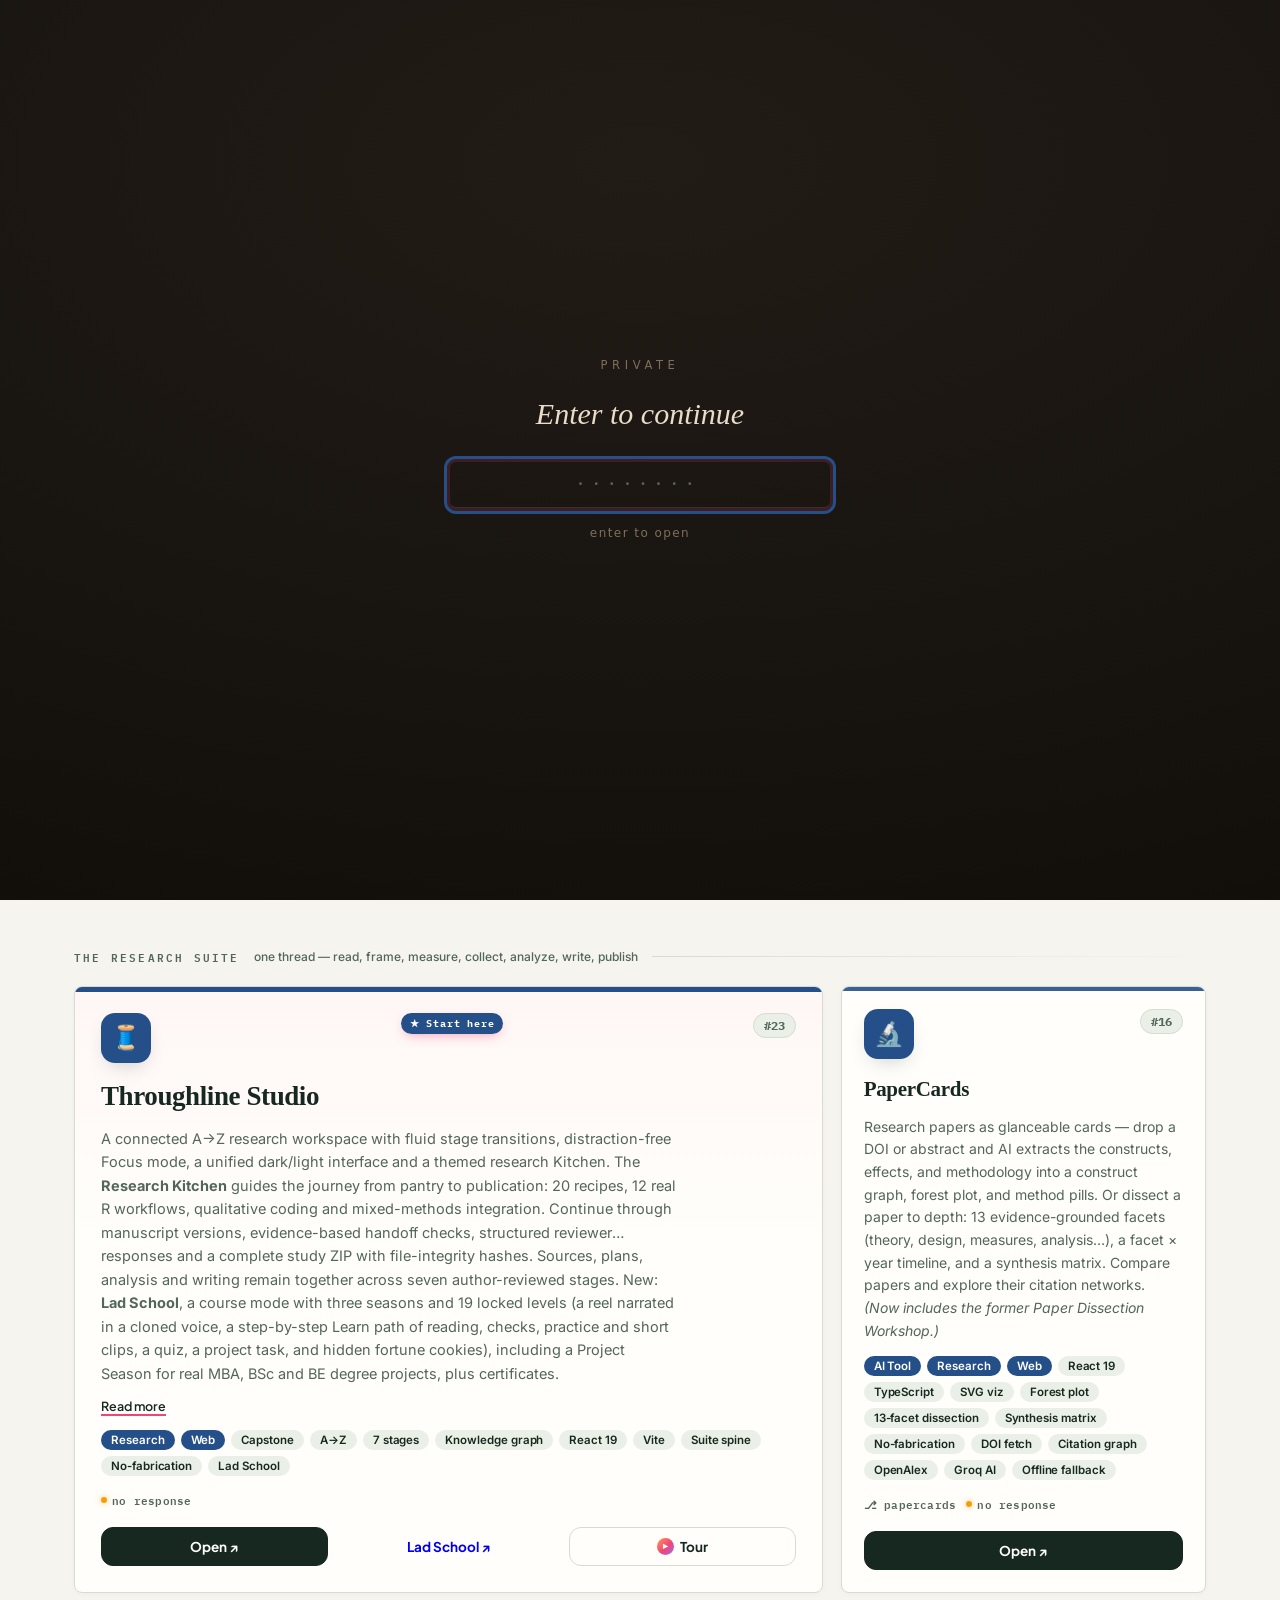
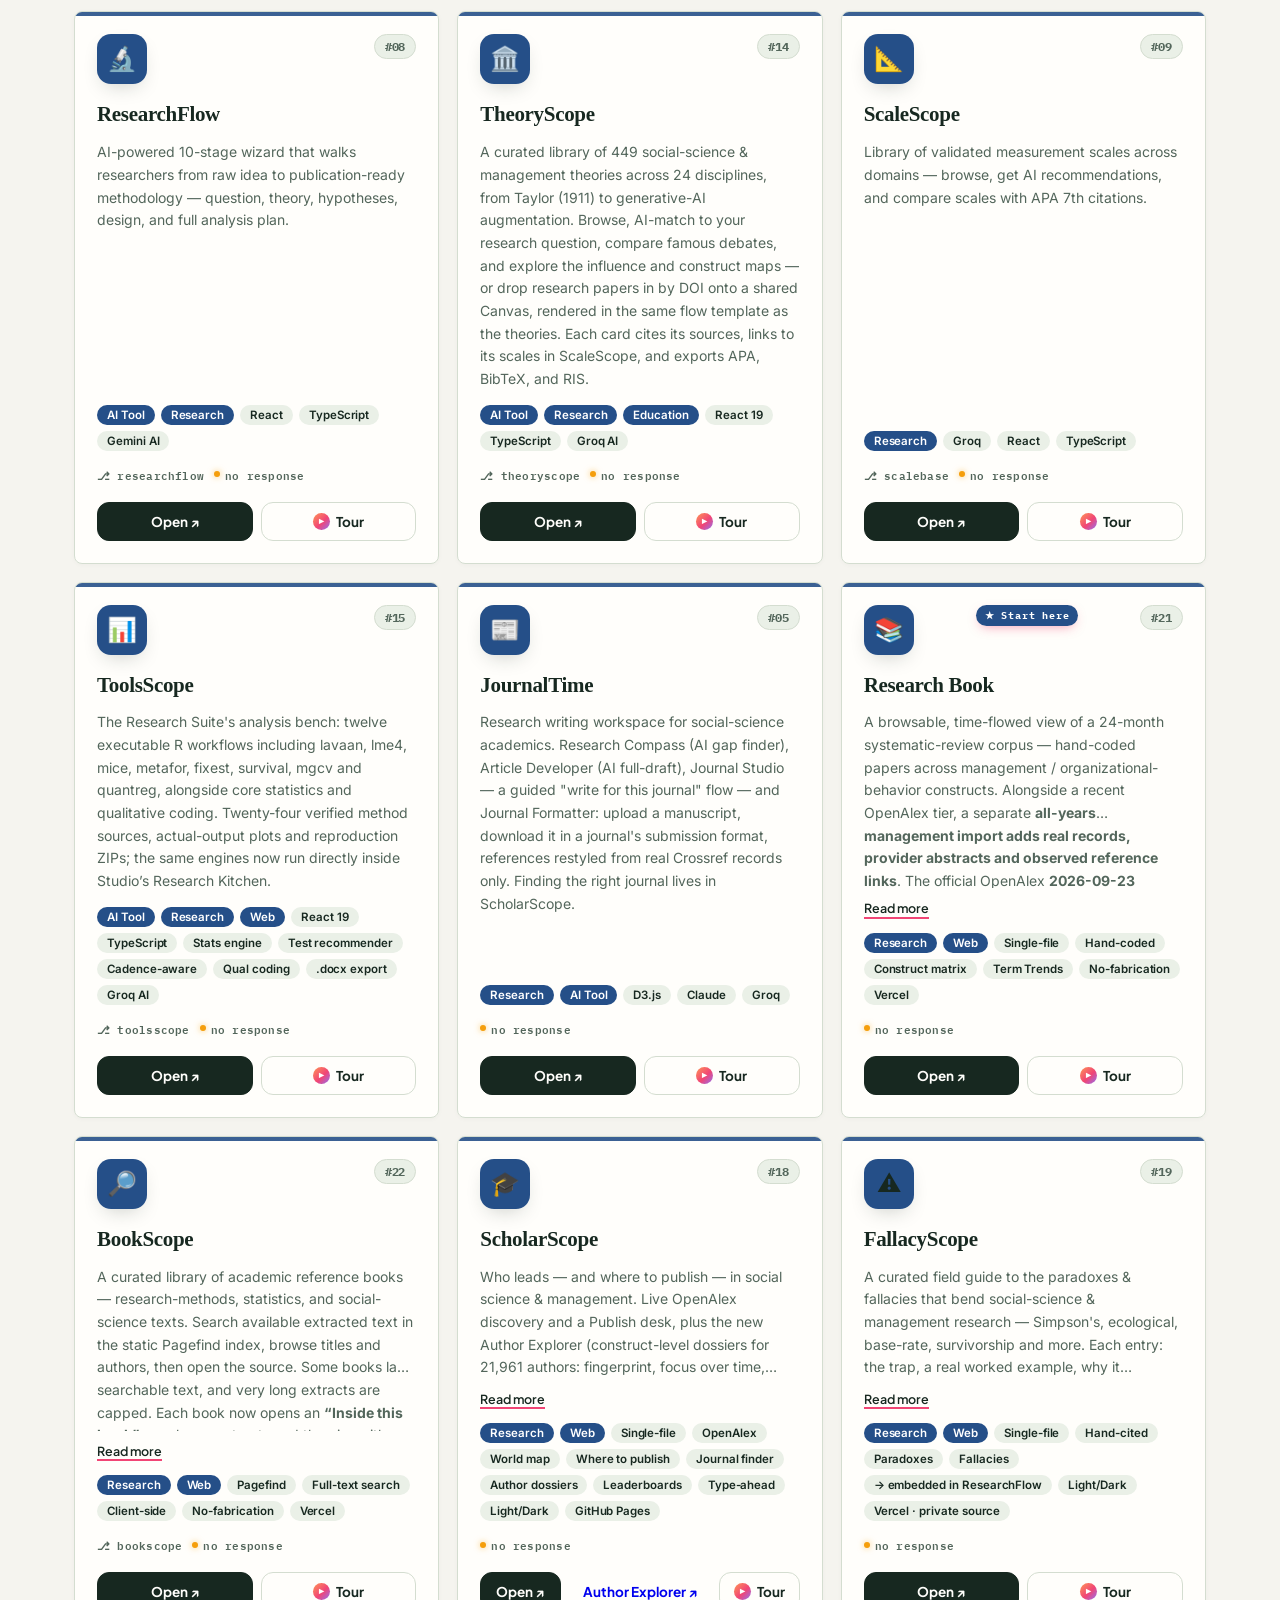
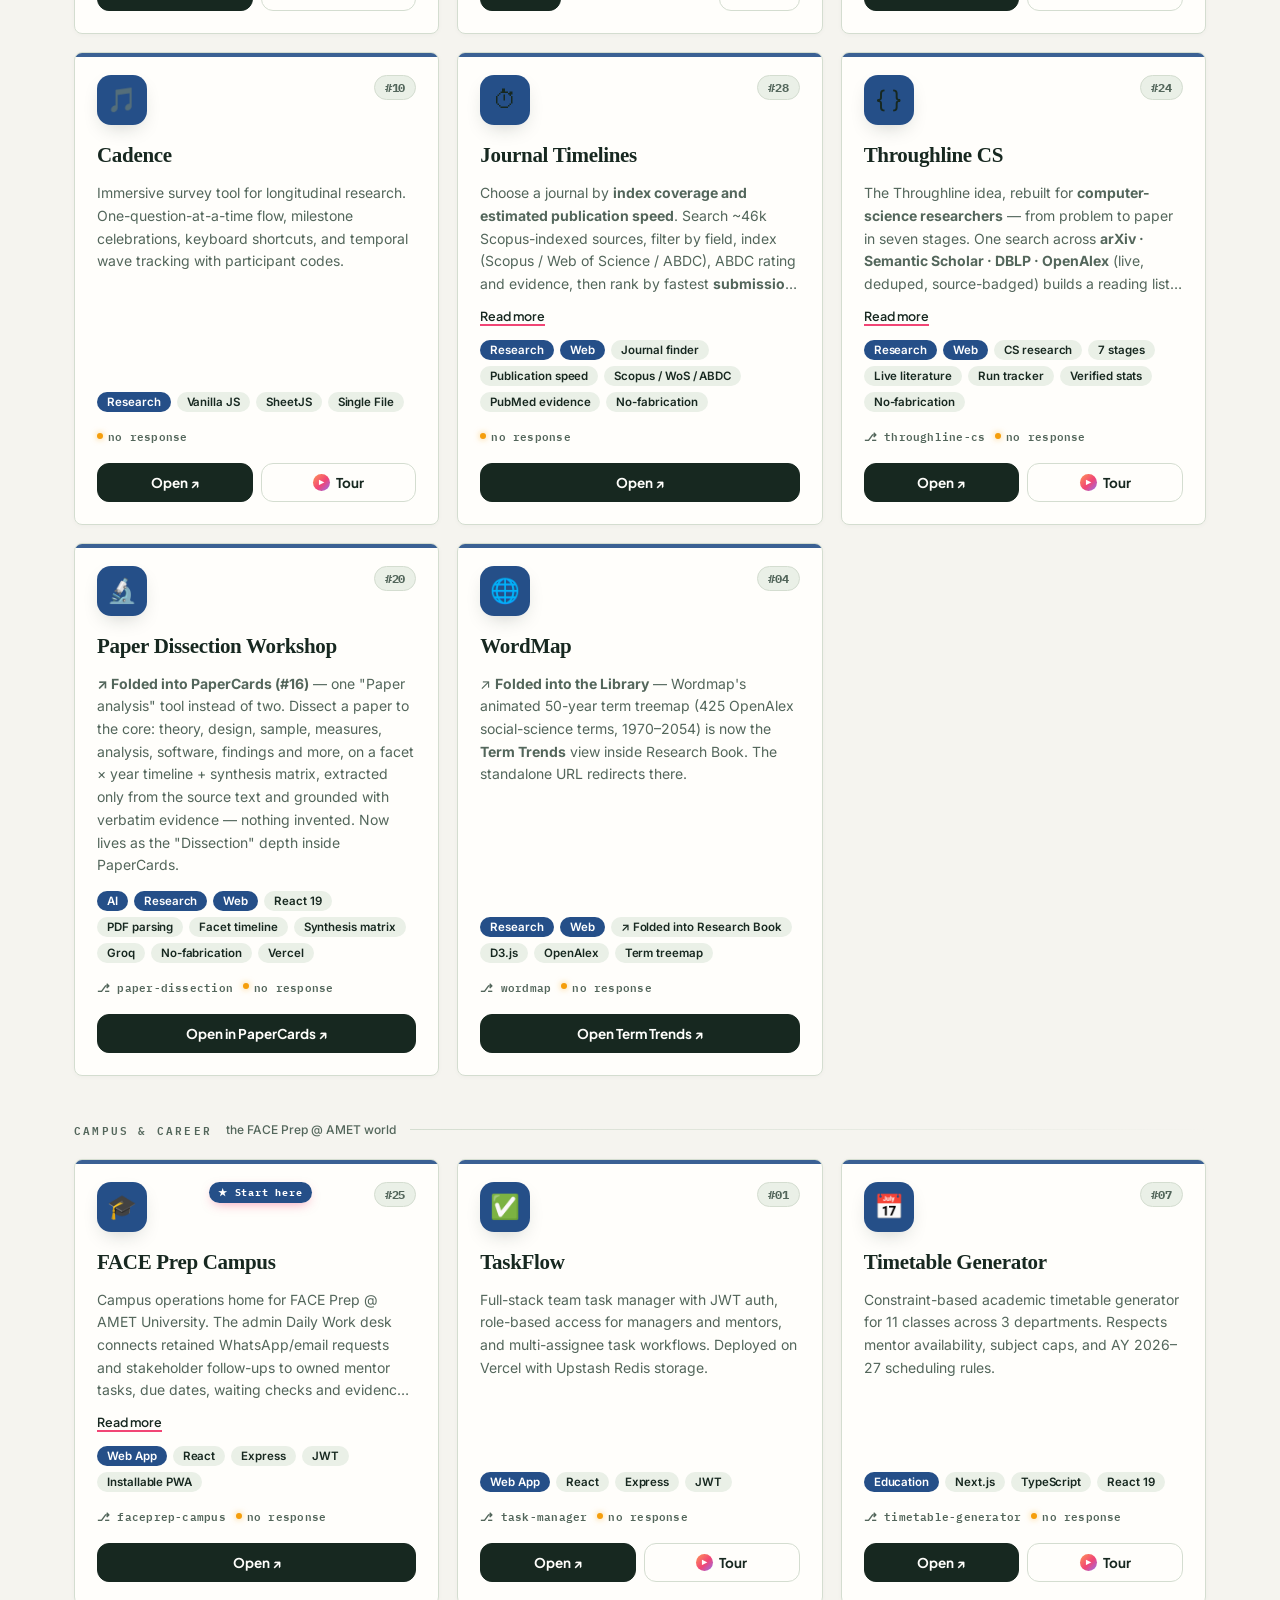
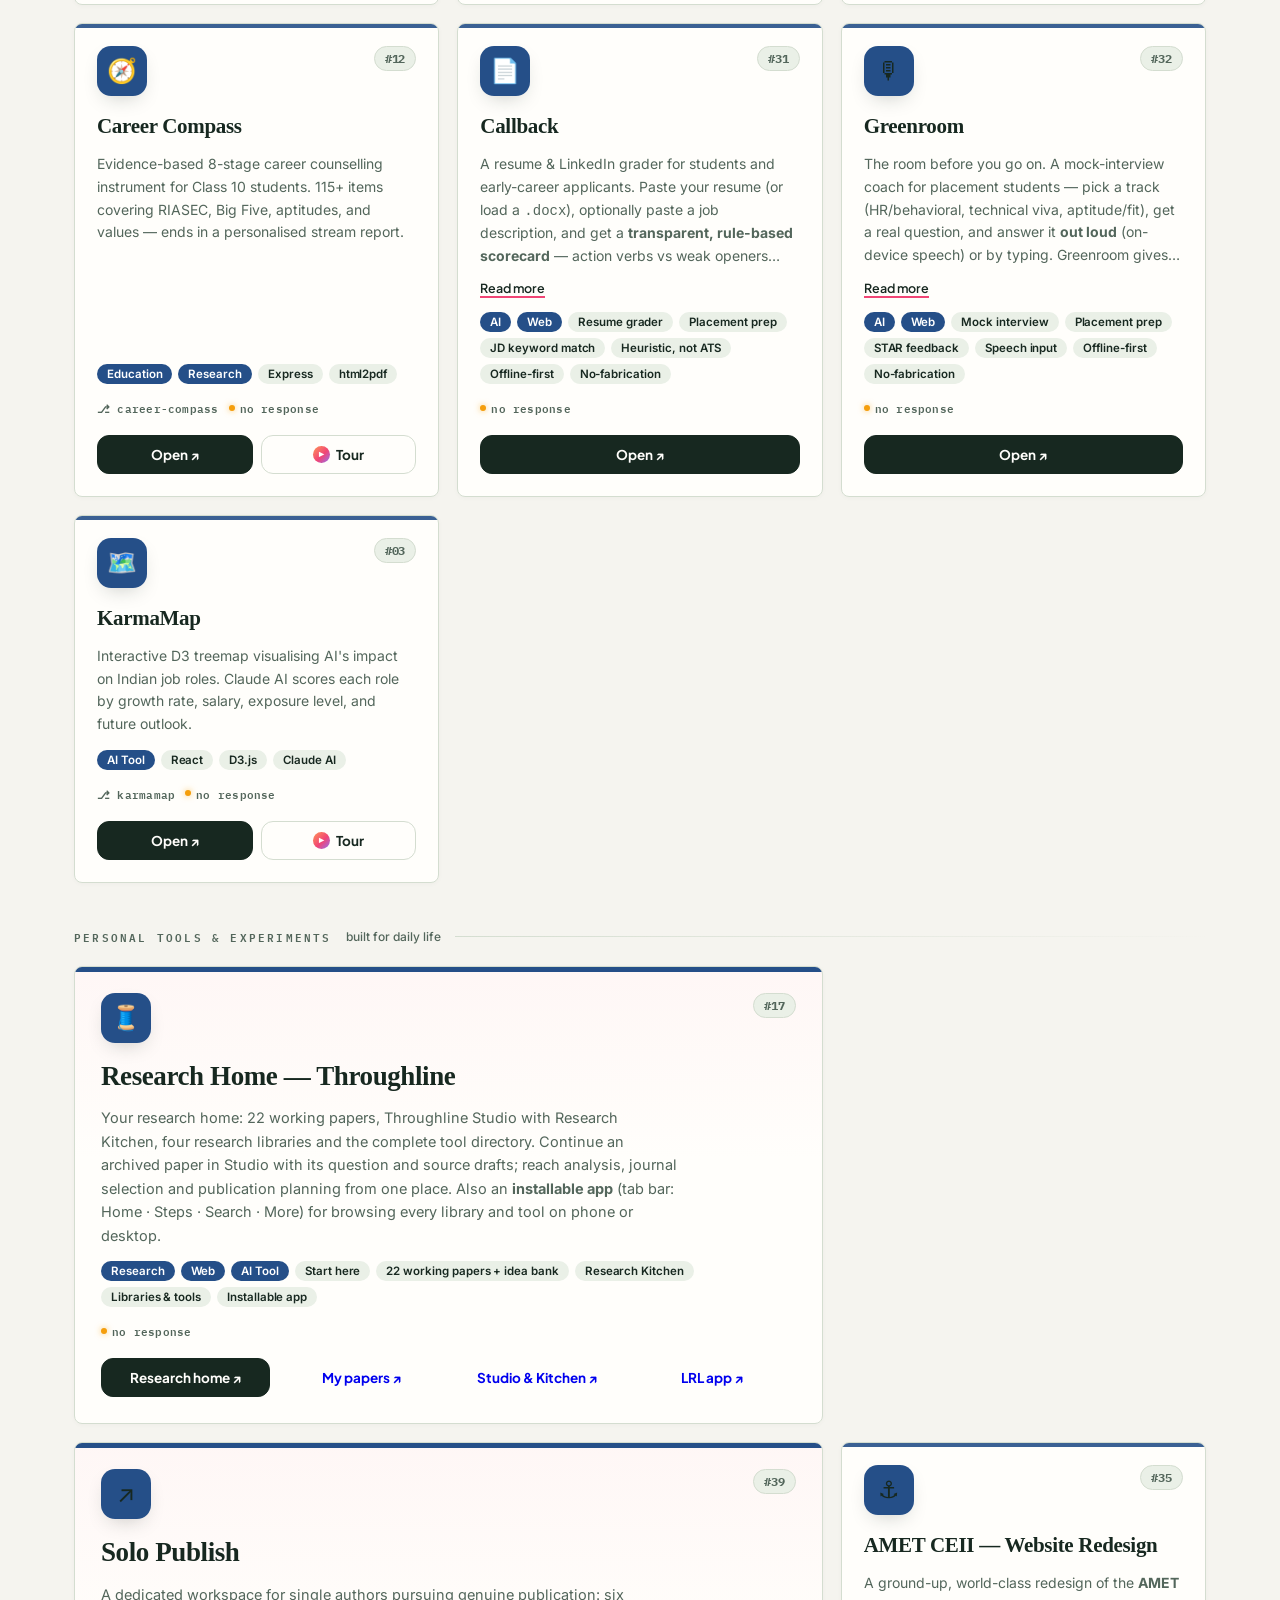
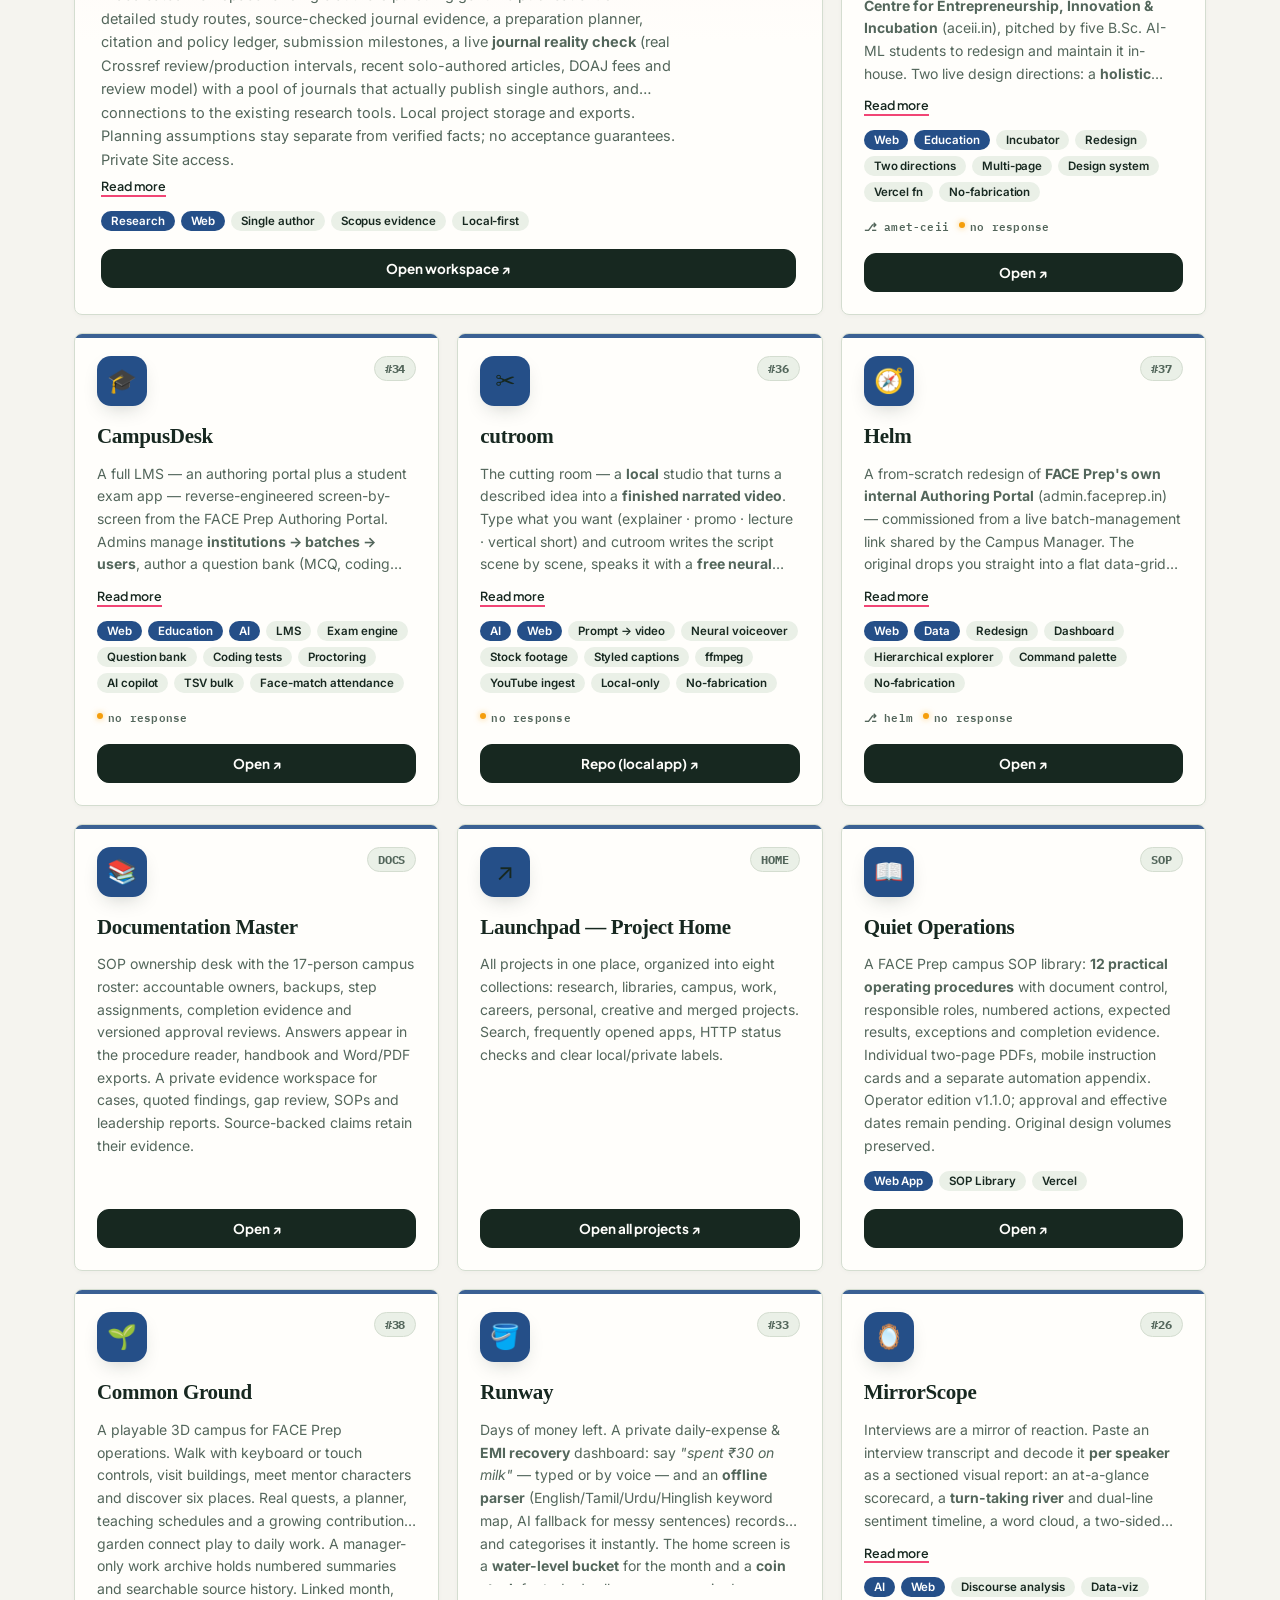
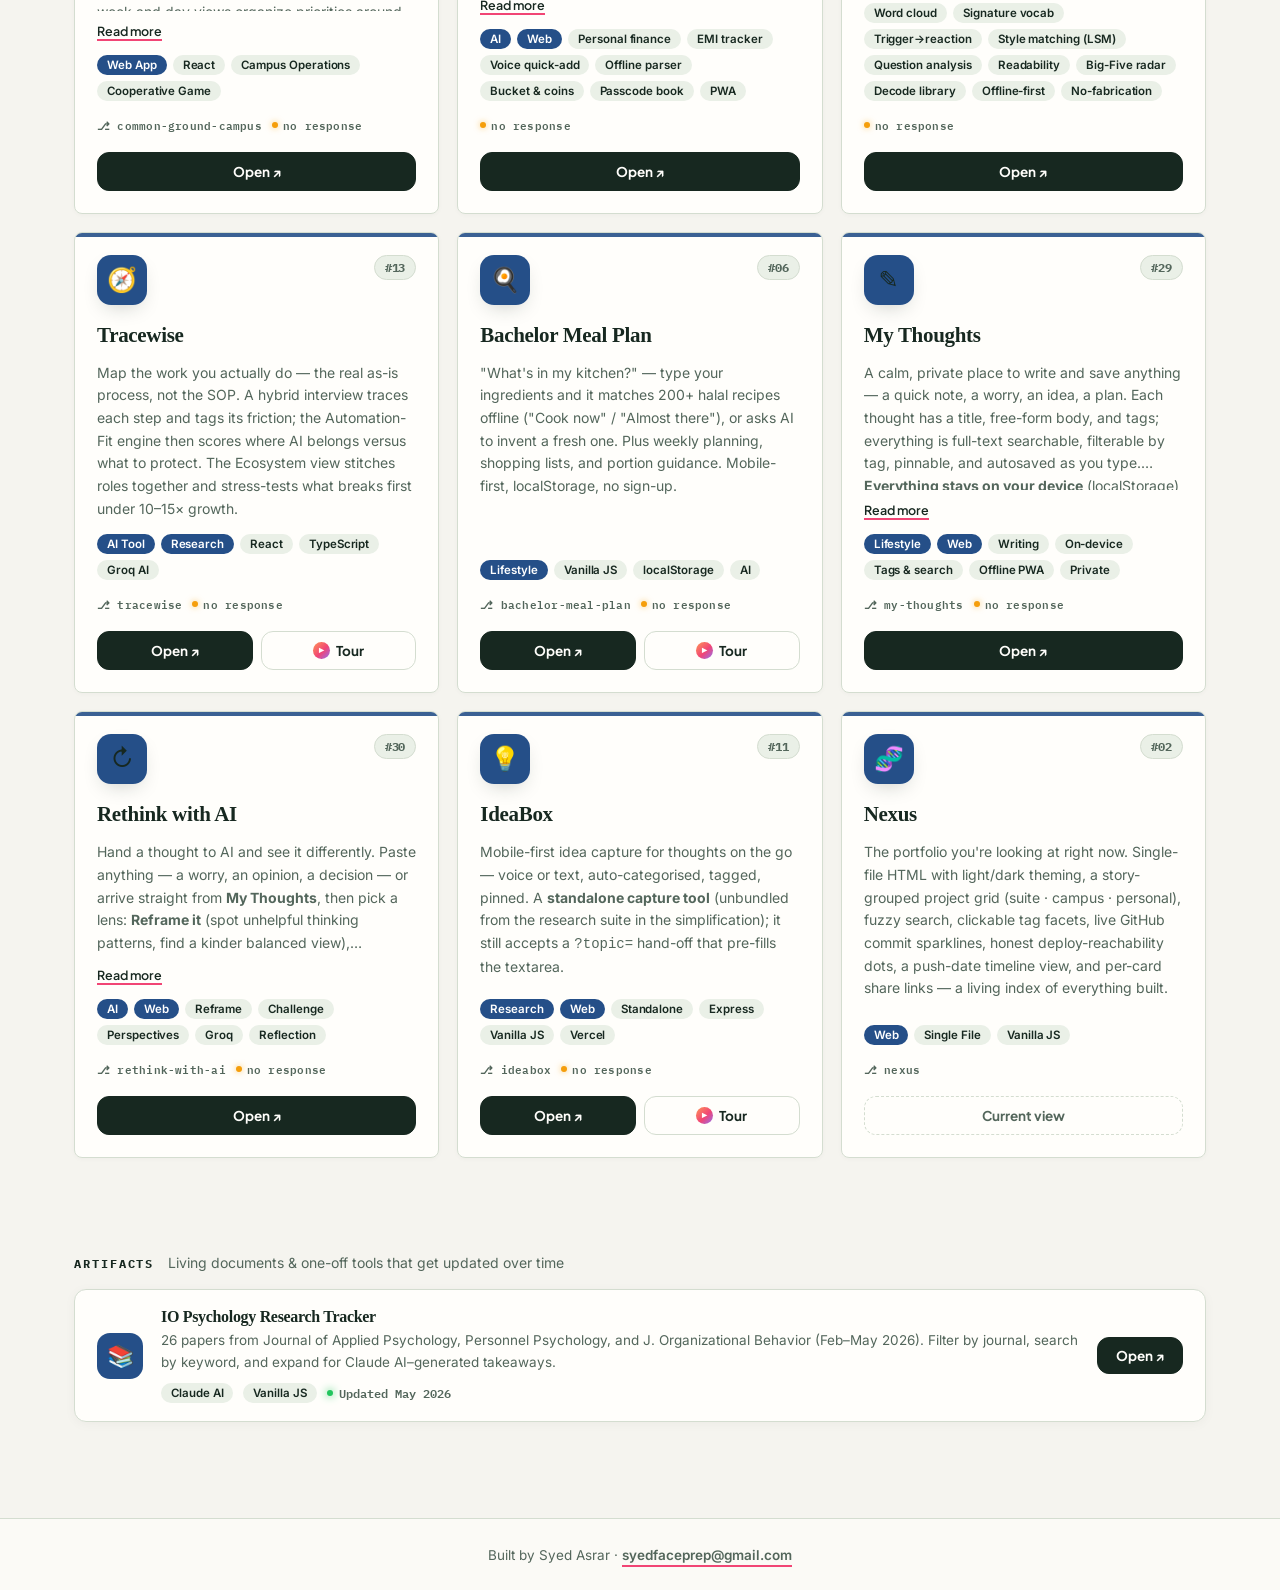
<file: index.html>
<!DOCTYPE html>
<html data-product-design="2026" lang="en" data-theme="light">
<head>
  <meta charset="UTF-8">
  <meta name="viewport" content="width=device-width, initial-scale=1.0, viewport-fit=cover">
  <title>Nexus — Syed Asrar</title>
  <meta name="description" content="AI tools, research technology, and web applications by Syed Asrar — independently built projects spanning research methodology, productivity, and education.">
  <meta name="theme-color" content="#FBF7EF">
  <link rel="canonical" href="https://syahmedu.github.io/nexus/">
  <!-- Open Graph -->
  <meta property="og:type" content="website">
  <meta property="og:title" content="Nexus — Syed Asrar">
  <meta property="og:description" content="AI tools, research technology, and web applications by Syed Asrar — independently built projects spanning research methodology, productivity, and education.">
  <meta property="og:url" content="https://syahmedu.github.io/nexus/">
  <meta property="og:image" content="https://syahmedu.github.io/nexus/og.svg">
  <meta property="og:image:width" content="1200">
  <meta property="og:image:height" content="630">
  <meta property="og:site_name" content="Syed Asrar">
  <!-- Twitter -->
  <meta name="twitter:card" content="summary_large_image">
  <meta name="twitter:title" content="Nexus — Syed Asrar">
  <meta name="twitter:description" content="AI tools, research technology, and web applications — independently built projects.">
  <meta name="twitter:image" content="https://syahmedu.github.io/nexus/og.svg">
  <meta name="twitter:image:alt" content="Nexus — the portfolio of Syed Asrar: AI, research, and web projects.">
  <meta name="robots" content="index, follow, max-image-preview:large">
  <meta name="author" content="Syed Ahmed">
  <script type="application/ld+json">
  {
    "@context": "https://schema.org",
    "@type": "ProfilePage",
    "url": "https://syahmedu.github.io/nexus/",
    "name": "Nexus — Syed Asrar",
    "inLanguage": "en",
    "mainEntity": {
      "@type": "Person",
      "name": "Syed Asrar",
      "url": "https://syahmedu.github.io/nexus/",
      "description": "Builder of AI tools, research technology, and web applications — independently built projects across research methodology, productivity, and education.",
      "knowsAbout": ["research methodology", "AI applications", "social science", "web development"]
    }
  }
  </script>
  <link rel="icon" href="data:image/svg+xml,<svg xmlns='http://www.w3.org/2000/svg' viewBox='0 0 32 32'><rect width='32' height='32' rx='9' fill='url(%23g)'/><text x='50%25' y='56%25' dominant-baseline='middle' text-anchor='middle' font-family='system-ui' font-weight='900' font-size='18' fill='white'>N</text><defs><linearGradient id='g' x1='0' y1='0' x2='1' y2='1'><stop offset='0%25' stop-color='%23ff8a3d'/><stop offset='50%25' stop-color='%23f02e65'/><stop offset='100%25' stop-color='%237c3aed'/></linearGradient></defs></svg>" type="image/svg+xml">
  <link rel="preconnect" href="https://fonts.googleapis.com">
  <link rel="preconnect" href="https://fonts.gstatic.com" crossorigin>
  <link href="https://fonts.googleapis.com/css2?family=Fraunces:ital,opsz,wght,SOFT,WONK@0,9..144,400..700,0,0;1,9..144,400..600,0,1&family=Inter:wght@400;500;600;700&family=Plus+Jakarta+Sans:wght@500;600;700;800&family=IBM+Plex+Mono:wght@400;500;600&display=swap" rel="stylesheet">

  <!-- pre-paint theme to avoid flash -->
  <script>(function(){try{var t=localStorage.getItem('syed-theme');if(t==='dark'||t==='light')document.documentElement.setAttribute('data-theme',t);}catch(e){}})();</script>

  <style>
    *, *::before, *::after { margin: 0; padding: 0; box-sizing: border-box; }

    :root, [data-theme="light"] {
      --bg:        #FBF7EF;
      --bg-2:      #FFFFFF;
      --bg-soft:   #F3EEE3;
      --ink:       #0E0E18;
      --ink-2:     #3C3C48;
      --ink-3:     #6F6F7E;
      --muted:     #9C9CAB;
      --border:    rgba(14,14,24,.08);
      --border-strong: rgba(14,14,24,.14);
      --card:      #FFFFFF;
      --chip:      #F1ECDF;
      --chip-ink:  #4A4136;
      --shadow:    0 10px 30px -14px rgba(20,12,40,.12), 0 2px 6px rgba(20,12,40,.04);
      --shadow-h:  0 26px 60px -22px rgba(240,46,101,.30), 0 8px 20px rgba(20,12,40,.10);
      --ring:      rgba(240,46,101,.35);
      --grid-dot:  rgba(20,12,40,.05);
      --blob-1:    radial-gradient(circle, rgba(255,150,86,.46), transparent 65%);
      --blob-2:    radial-gradient(circle, rgba(241,69,117,.38), transparent 65%);
      --blob-3:    radial-gradient(circle, rgba(146,112,244,.34), transparent 65%);
    }
    [data-theme="dark"] {
      --bg:        #0A0A12;
      --bg-2:      #11111C;
      --bg-soft:   #161624;
      --ink:       #F4F2EC;
      --ink-2:     #C9C7C0;
      --ink-3:     #8B8A93;
      --muted:     #5F5E68;
      --border:    rgba(255,255,255,.08);
      --border-strong: rgba(255,255,255,.16);
      --card:      #15151F;
      --chip:      rgba(255,255,255,.06);
      --chip-ink:  #D6D4CC;
      --shadow:    0 10px 30px -14px rgba(0,0,0,.55), 0 2px 6px rgba(0,0,0,.30);
      --shadow-h:  0 30px 60px -22px rgba(240,46,101,.40), 0 8px 20px rgba(0,0,0,.55);
      --ring:      rgba(240,46,101,.45);
      --grid-dot:  rgba(255,255,255,.045);
      --blob-1:    radial-gradient(circle, rgba(255,150,86,.26), transparent 65%);
      --blob-2:    radial-gradient(circle, rgba(241,69,117,.24), transparent 65%);
      --blob-3:    radial-gradient(circle, rgba(146,112,244,.28), transparent 65%);
    }

    /* shared tokens — half-pastel: midway between original vivid and full pastel */
    :root {
      --grad-warm: linear-gradient(135deg,#FF9656 0%,#F14575 55%,#9270F4 100%);
      --grad-cool: linear-gradient(135deg,#40DDF2 0%,#9270F4 100%);
      --grad-sun:  linear-gradient(135deg,#FFC179 0%,#F17F3C 100%);
      --grad-pink: linear-gradient(135deg,#F47FBE 0%,#F14575 100%);
      --grad-mint: linear-gradient(135deg,#40DDF2 0%,#22C58D 100%);
      --grad-iris: linear-gradient(135deg,#9270F4 0%,#5592F7 100%);
      --r-sm: 10px; --r: 18px; --r-lg: 24px; --r-xl: 32px;
    }

    html { scroll-behavior: smooth; }
    body {
      background: var(--bg);
      color: var(--ink-2);
      font-family: 'Inter', system-ui, sans-serif;
      min-height: 100vh;
      overflow-x: hidden;
      -webkit-font-smoothing: antialiased;
      transition: background-color .3s ease, color .3s ease;
    }

    /* ── Decorative background blobs + dot grid ─────────────── */
    .bg-fx {
      position: fixed; inset: 0; z-index: 0; pointer-events: none; overflow: hidden;
    }
    .blob {
      position: absolute; border-radius: 50%; filter: blur(80px); opacity: 1;
      transition: opacity .3s ease;
    }
    .b1 { width: 540px; height: 540px; background: var(--blob-1); top: -180px; left: -120px; animation: drift1 26s ease-in-out infinite; }
    .b2 { width: 640px; height: 640px; background: var(--blob-2); bottom: -260px; right: -180px; animation: drift2 32s ease-in-out infinite; }
    .b3 { width: 460px; height: 460px; background: var(--blob-3); top: 40%; left: 55%; animation: drift3 38s ease-in-out infinite; }
    @keyframes drift1 { 0%,100%{transform:translate(0,0) scale(1)} 50%{transform:translate(60px,80px) scale(1.08)} }
    @keyframes drift2 { 0%,100%{transform:translate(0,0) scale(1)} 50%{transform:translate(-80px,-60px) scale(1.06)} }
    @keyframes drift3 { 0%,100%{transform:translate(-50%,-50%) scale(1)} 50%{transform:translate(-50%,-50%) scale(1.18)} }
    .dots {
      position: absolute; inset: 0;
      background-image: radial-gradient(var(--grid-dot) 1px, transparent 1px);
      background-size: 28px 28px;
    }

    .wrap {
      position: relative; z-index: 1;
      max-width: 1180px; margin: 0 auto; padding: 0 24px;
    }

    /* ── Syed Brand Bar (themed) ───────────────────────────── */
    .syed-bar {
      position: sticky; top: 0; z-index: 9999;
      display: flex; align-items: center; gap: 12px;
      padding: 0 22px; height: 52px;
      background: color-mix(in srgb, var(--bg-2) 78%, transparent);
      backdrop-filter: blur(20px) saturate(150%);
      -webkit-backdrop-filter: blur(20px) saturate(150%);
      border-bottom: 1px solid var(--border);
      font-family: 'Plus Jakarta Sans', 'Inter', system-ui, sans-serif;
      transition: background-color .3s ease, border-color .3s ease;
    }
    .syed-bar-logo { display: flex; align-items: center; gap: 10px; text-decoration: none; transition: opacity .15s; }
    .syed-bar-logo:hover { opacity: .8; }
    .syed-mark {
      width: 30px; height: 30px; border-radius: 9px;
      background: var(--grad-warm);
      display: inline-flex; align-items: center; justify-content: center;
      font-size: .82rem; font-weight: 800; color: #fff; flex-shrink: 0;
      box-shadow: 0 4px 14px -4px rgba(240,46,101,.55);
      animation: markPulse 5s ease-in-out infinite;
    }
    @keyframes markPulse { 0%,100%{box-shadow:0 4px 14px -4px rgba(240,46,101,.45)} 50%{box-shadow:0 6px 24px -4px rgba(124,58,237,.55)} }
    .syed-name { font-size: .95rem; font-weight: 800; color: var(--ink); letter-spacing: -.02em; }
    .syed-divider { width: 1px; height: 18px; background: var(--border); margin: 0 4px; flex-shrink: 0; }
    .syed-project { font-size: .78rem; color: var(--ink-3); font-weight: 500; letter-spacing: .01em; overflow: hidden; text-overflow: ellipsis; white-space: nowrap; flex: 1; min-width: 0; }
    .syed-links { display: flex; align-items: center; margin-left: auto; gap: 2px; flex-shrink: 0; }
    .syed-link {
      font-size: .78rem; font-weight: 600; color: var(--ink-3);
      text-decoration: none; padding: 6px 12px; border-radius: 999px;
      transition: color .15s, background .15s; white-space: nowrap;
    }
    .syed-link:hover { color: var(--ink); background: var(--bg-soft); }
    .syed-link-all {
      font-weight: 700; color: #fff !important;
      background: var(--grad-warm);
      padding: 6px 14px; border-radius: 999px;
      box-shadow: 0 6px 16px -6px rgba(240,46,101,.55);
    }
    .syed-link-all:hover { opacity: .9; background: var(--grad-warm); }
    .theme-toggle {
      width: 34px; height: 34px; border-radius: 999px;
      display: inline-flex; align-items: center; justify-content: center;
      background: var(--bg-soft); border: 1px solid var(--border);
      color: var(--ink-2); cursor: pointer; font-size: 1rem;
      transition: background .15s, color .15s, transform .2s;
      margin-left: 4px; flex-shrink: 0;
    }
    .theme-toggle:hover { color: var(--ink); transform: rotate(15deg); }
    .theme-toggle .sun, .theme-toggle .moon { display: none; }
    [data-theme="light"] .theme-toggle .moon { display: inline; }
    [data-theme="dark"] .theme-toggle .sun { display: inline; }
    @media(max-width:760px){
      .syed-links { display: none; }
      .syed-bar { padding: 0 14px; }
    }

    /* ── Hero ──────────────────────────────────────────────── */
    .hero { padding: 96px 0 56px; text-align: left; max-width: 920px; }
    .hero-pill {
      display: inline-flex; align-items: center; gap: 8px;
      padding: 7px 14px; border-radius: 999px;
      background: var(--bg-2); border: 1px solid var(--border);
      font-size: .72rem; font-weight: 700; color: var(--ink-2);
      text-transform: uppercase; letter-spacing: .14em;
      margin-bottom: 28px; box-shadow: var(--shadow);
    }
    .hero-pill::before {
      content: ''; width: 7px; height: 7px; border-radius: 50%;
      background: var(--grad-warm);
      box-shadow: 0 0 12px rgba(240,46,101,.6);
    }
    .hero-h {
      font-family: 'Plus Jakarta Sans', system-ui, sans-serif;
      font-size: clamp(48px, 9vw, 104px);
      font-weight: 800; letter-spacing: -.04em; line-height: .98;
      color: var(--ink); margin-bottom: 22px;
    }
    .hero-h .grad {
      font-family: 'Fraunces', Georgia, serif; font-style: italic; font-weight: 500;
      font-variation-settings: 'SOFT' 100, 'WONK' 1; letter-spacing: -.02em;
      background: var(--grad-warm);
      -webkit-background-clip: text; background-clip: text; -webkit-text-fill-color: transparent;
      color: transparent;
    }
    .hero-h .grad-cool {
      font-family: 'Fraunces', Georgia, serif; font-style: italic; font-weight: 500;
      font-variation-settings: 'SOFT' 100, 'WONK' 1; letter-spacing: -.02em;
      background: var(--grad-iris);
      -webkit-background-clip: text; background-clip: text; -webkit-text-fill-color: transparent;
      color: transparent;
    }
    .hero-p {
      font-size: clamp(16px, 1.5vw, 19px); color: var(--ink-2);
      max-width: 560px; line-height: 1.65; margin-bottom: 36px;
    }

    .stats {
      display: flex; gap: 14px; flex-wrap: wrap; margin-bottom: 8px;
    }
    /* SYED-CONCEPT · latest-push live line */
    .latest-push {
      display: inline-flex; align-items: center; gap: 8px; margin: 14px 0 0;
      font-family: var(--font-mono); font-size: 12px; letter-spacing: .04em; color: var(--ink-2);
    }
    .latest-push b { color: var(--ink); font-weight: 600; }
    .latest-push .lp-dot {
      width: 7px; height: 7px; border-radius: 50%; flex: none;
      background: linear-gradient(135deg, #FF9656, #F14575);
      box-shadow: 0 0 0 3px rgba(241,69,117,.15);
      animation: lp-breathe 2.6s ease-in-out infinite;
    }
    @keyframes lp-breathe { 0%,100% { box-shadow: 0 0 0 3px rgba(241,69,117,.14); } 50% { box-shadow: 0 0 0 6px rgba(241,69,117,.05); } }
    @media (prefers-reduced-motion: reduce) { .latest-push .lp-dot { animation: none; } }
    /* SYED-CONCEPT · Index Observatory pulse strip */
    .pulse-wrap { margin-top: 18px; max-width: 560px; }
    .pulse-strip { display: flex; align-items: flex-end; gap: 2px; height: 44px; }
    .pulse-strip i {
      flex: 1; min-width: 2px; border-radius: 1.5px 1.5px 0 0;
      background: linear-gradient(180deg, #F14575, #9270F4);
      transform-origin: bottom;
    }
    .pulse-strip i.zero { background: var(--border); height: 2px !important; opacity: .6; }
    .pulse-cap {
      margin-top: 7px; font-family: var(--font-mono); font-size: 11px;
      letter-spacing: .04em; color: var(--ink-2);
    }
    .pulse-cap b { color: var(--ink); font-weight: 600; }
    @media (prefers-reduced-motion: no-preference) {
      .pulse-strip i { animation: pulse-grow .5s cubic-bezier(.2,.7,.2,1) both; animation-delay: calc(var(--i) * 6ms); }
      @keyframes pulse-grow { from { transform: scaleY(0); } to { transform: scaleY(1); } }
    }
    /* Index Observatory: bodies glow by push recency (real pushed_at data) */
    .card.orbit-hot { box-shadow: 0 0 0 1px rgba(241,69,117,.35), 0 8px 30px -10px rgba(241,69,117,.35); }
    .card.orbit-warm { box-shadow: 0 0 0 1px rgba(146,112,244,.28), 0 8px 26px -12px rgba(146,112,244,.3); }
    .stat {
      display: flex; align-items: center; gap: 14px;
      padding: 14px 22px; border-radius: var(--r);
      background: var(--card); border: 1px solid var(--border);
      box-shadow: var(--shadow);
    }
    .stat-n {
      font-family: 'Plus Jakarta Sans', system-ui, sans-serif;
      font-size: 28px; font-weight: 800; color: var(--ink);
      letter-spacing: -.04em; line-height: 1;
    }
    .stat-l { font-size: 13px; color: var(--ink-3); font-weight: 500; line-height: 1.2; }

    /* ── Editorial index rule ──────────────────────────────── */
    .index-rule {
      display: flex; align-items: center; gap: 16px;
      margin-top: 48px;
    }
    .index-rule::before, .index-rule::after {
      content: ''; flex: 1; height: 1px;
      background: linear-gradient(90deg, transparent, var(--border-strong));
    }
    .index-rule::after { background: linear-gradient(90deg, var(--border-strong), transparent); }
    .index-rule span {
      font-family: var(--font-mono); font-size: 11px; font-weight: 600;
      letter-spacing: .22em; text-transform: uppercase; color: var(--ink-3);
    }
    /* syed-bose: circle-arrow motif, after bosefellows.mit.edu (static, calm) */
    .circle-arrow {
      position: relative; display: inline-block; flex: none;
      width: 20px; height: 20px; border: 2px solid var(--ink-3); border-radius: 50%;
    }
    .circle-arrow::before, .circle-arrow::after {
      content: ''; position: absolute; left: 5px; width: 7px; height: 1.5px;
      border-radius: 1px; background: var(--ink-3);
    }
    .circle-arrow::before { top: 11px; transform: rotate(-45deg); }
    .circle-arrow::after  { top: 6px; transform: rotate(45deg); }

    /* ── Filter ────────────────────────────────────────────── */
    .filter { padding: 18px 0 28px; }
    .filter-bar { display: flex; gap: 8px; flex-wrap: wrap; align-items: center; }
    .fb {
      padding: 9px 18px; border-radius: 999px;
      border: 1px solid var(--border); background: var(--card);
      color: var(--ink-2); font-size: 13px; font-weight: 600;
      cursor: pointer; font-family: inherit;
      transition: all .2s;
    }
    .fb:hover { border-color: var(--border-strong); color: var(--ink); transform: translateY(-1px); }
    .fb.active {
      background: var(--ink); color: var(--bg-2);
      border-color: var(--ink);
      box-shadow: 0 6px 18px -6px var(--ink);
    }
    .fb-count { display: inline-block; margin-left: 7px; font-size: 11px; font-weight: 700; opacity: .55; font-family: var(--font-mono); }
    .fb.active .fb-count { opacity: .85; }

    /* ── Search ────────────────────────────────────────────── */
    .search-wrap { position: relative; display: flex; align-items: center; margin-left: auto; flex: 1 1 200px; max-width: 300px; min-width: 160px; }
    .search-ico { position: absolute; left: 14px; font-size: 14px; color: var(--ink-3); pointer-events: none; line-height: 1; }
    .search-input {
      width: 100%; padding: 10px 40px 10px 36px; border-radius: 999px;
      border: 1px solid var(--border); background: var(--card); color: var(--ink);
      font-family: inherit; font-size: 13px; font-weight: 500;
      transition: border-color .2s, box-shadow .2s, background .2s;
    }
    .search-input::placeholder { color: var(--muted); }
    .search-input:focus { border-color: var(--border-strong); }
    .search-input::-webkit-search-cancel-button { -webkit-appearance: none; appearance: none; }
    .search-kbd {
      position: absolute; right: 12px; font-family: var(--font-mono); font-size: 11px;
      color: var(--ink-3); border: 1px solid var(--border); border-radius: 6px;
      padding: 1px 7px; background: var(--bg-soft); pointer-events: none; transition: opacity .15s;
    }
    .search-input:focus ~ .search-kbd, .search-wrap.has-text .search-kbd { opacity: 0; }
    .search-clear {
      position: absolute; right: 8px; width: 24px; height: 24px; border-radius: 50%;
      border: none; background: var(--bg-soft); color: var(--ink-2); cursor: pointer;
      display: none; align-items: center; justify-content: center; font-size: 12px; line-height: 1;
    }
    .search-wrap.has-text .search-clear { display: inline-flex; }
    .search-clear:hover { background: var(--chip); color: var(--ink); }

    .results-note { font-family: var(--font-mono); font-size: 11px; color: var(--ink-3); letter-spacing: .03em; margin-top: 14px; min-height: 14px; }
    .empty-state { display: none; text-align: center; padding: 64px 20px 96px; color: var(--ink-3); }
    .empty-state.show { display: block; }
    .empty-state .es-emoji { font-size: 44px; margin-bottom: 12px; }
    .empty-state .es-title { font-family: var(--font-display); font-weight: 600; font-size: 22px; color: var(--ink); margin-bottom: 6px; }
    .es-reset { background: none; border: none; color: var(--ink); font-weight: 700; text-decoration: underline; text-underline-offset: 3px; cursor: pointer; font: inherit; }
    @media (max-width: 640px) {
      .search-wrap { margin-left: 0; max-width: none; flex-basis: 100%; order: 99; }
      .search-input { min-height: 44px; }
    }

    /* ── Grid ──────────────────────────────────────────────── */
    .grid {
      display: grid;
      grid-template-columns: repeat(3, 1fr);
      gap: 18px;
      padding-bottom: 96px;
    }
    @media (max-width: 920px) { .grid { grid-template-columns: repeat(2, 1fr); } }
    @media (max-width: 560px) { .grid { grid-template-columns: 1fr; } }

    /* ── Project Card (Storytale-style) ────────────────────── */
    .card {
      position: relative; border-radius: var(--r-lg);
      background: var(--card); border: 1px solid var(--border);
      padding: 22px;
      display: flex; flex-direction: column; gap: 14px;
      overflow: hidden; box-shadow: var(--shadow);
      transition:
        transform .35s cubic-bezier(.17,.67,.3,1.15),
        box-shadow .3s ease,
        border-color .25s ease,
        opacity .5s ease, translate .5s ease;
      opacity: 0; translate: 0 24px;
    }
    .card.in { opacity: 1; translate: 0 0; }
    .card.off { display: none; }
    .card:hover {
      transform: translateY(-8px) !important;
      box-shadow: var(--shadow-h);
      border-color: var(--border-strong);
    }
    /* gradient tab on top */
    .card::before {
      content: ''; position: absolute; top: 0; left: 0; right: 0; height: 4px;
      background: var(--card-grad, var(--grad-warm));
      opacity: .9;
    }

    .c-top { display: flex; align-items: flex-start; justify-content: space-between; gap: 10px; }
    .c-ico {
      width: 50px; height: 50px; border-radius: 14px;
      background: var(--card-grad, var(--grad-warm));
      display: inline-flex; align-items: center; justify-content: center;
      font-size: 24px; line-height: 1;
      box-shadow: 0 8px 20px -8px color-mix(in srgb, var(--ink) 25%, transparent);
    }
    .c-num {
      font-family: 'Plus Jakarta Sans', system-ui, sans-serif;
      font-size: 12px; font-weight: 700; color: var(--ink-3);
      padding: 4px 10px; border-radius: 999px;
      background: var(--bg-soft); border: 1px solid var(--border);
      letter-spacing: -.01em;
    }
    .c-title {
      font-family: 'Plus Jakarta Sans', system-ui, sans-serif;
      font-size: 21px; font-weight: 800; color: var(--ink);
      letter-spacing: -.025em; line-height: 1.18; margin-top: 4px;
    }
    .c-desc { font-size: 14px; color: var(--ink-2); line-height: 1.62; flex: 1; }

    .c-tags { display: flex; flex-wrap: wrap; gap: 6px; }
    .tag, .cat {
      font-size: 11.5px; font-weight: 600;
      padding: 3px 10px; border-radius: 999px;
      letter-spacing: -.005em;
    }
    .tag { background: var(--chip); color: var(--chip-ink); }
    .cat { color: #fff; }
    html[data-theme="dark"] .cat { color: var(--bg); }  /* product-design paints pills a light accent in dark mode */
    .cp { background: var(--grad-iris); }
    .cb, .cw { background: var(--grad-mint); }  /* cw = "Web" on newer cards; was unstyled (white text on nothing) */
    .ct { background: var(--grad-pink); }
    .ca, .cc, .ce { background: var(--grad-sun); }

    .c-meta {
      display: flex; align-items: center; gap: 10px; flex-wrap: wrap;
      font-size: 11.5px; color: var(--ink-3); font-weight: 600;
      min-height: 18px;
    }
    .c-meta .live-dot { width: 6px; height: 6px; border-radius: 50%; background: #22c55e; box-shadow: 0 0 8px #22c55e; animation: live 2.2s ease-in-out infinite; flex-shrink: 0; display: inline-block; }
    .c-meta .dot-stale { background: #94a3b8; box-shadow: 0 0 8px rgba(148,163,184,.5); }
    .c-meta .dot-cold { background: #cbd5e1; box-shadow: none; animation: none; }
    .c-meta a { color: var(--ink-3); text-decoration: none; display: inline-flex; align-items: center; gap: 6px; transition: color .15s; }
    .c-meta a:hover { color: var(--ink); }
    .c-meta .pulse { display: inline-flex; align-items: center; gap: 6px; }
    .c-meta .loading-bar {
      width: 60px; height: 8px; border-radius: 4px;
      background: linear-gradient(90deg, var(--bg-soft) 0%, var(--chip) 50%, var(--bg-soft) 100%);
      background-size: 200% 100%;
      animation: shimmer 1.4s linear infinite;
    }
    @keyframes shimmer { 0%{background-position: 200% 0} 100%{background-position: -200% 0} }

    .c-links { display: flex; gap: 8px; margin-top: 4px; }
    .lnk {
      flex: 1; display: inline-flex; align-items: center; justify-content: center; gap: 6px;
      padding: 10px 14px; border-radius: 12px;
      font-size: 13.5px; font-weight: 700;
      text-decoration: none; transition: all .2s; white-space: nowrap;
      font-family: 'Plus Jakarta Sans', system-ui, sans-serif;
    }
    .lp { background: var(--ink); color: var(--bg-2); border: 1px solid var(--ink); }
    .lp:hover { transform: translateY(-1px); box-shadow: 0 10px 22px -8px var(--ink); }
    .lg { background: transparent; color: var(--ink); border: 1px solid var(--border-strong); }
    .lg:hover { background: var(--bg-soft); }
    /* The hub's own card — non-interactive; you're already viewing it. */
    .lnk-current { background: transparent; color: var(--ink-3); border: 1px dashed var(--border-strong); cursor: default; pointer-events: none; }

    /* narrated tour videos (throughline-media) — button injected per card by the TOURS script */
    .ltour { background: transparent; color: var(--ink); border: 1px solid var(--border-strong); cursor: pointer; font: inherit; font-weight: 700; font-size: 13.5px; font-family: 'Plus Jakarta Sans', system-ui, sans-serif; }
    .ltour:hover { background: var(--bg-soft); }
    .ltour .tplay { display: inline-grid; place-items: center; width: 17px; height: 17px; border-radius: 999px; background: linear-gradient(135deg, #FF9656, #F14575 55%, #9270F4); color: #fff; font-size: 7px; line-height: 1; }
    .tour-box { position: fixed; inset: 0; z-index: 99999; background: rgba(8,5,14,.72); -webkit-backdrop-filter: blur(4px); backdrop-filter: blur(4px); display: grid; place-items: center; padding: 24px; }
    .tour-wrap { width: min(1100px, 94vw); display: flex; flex-direction: column; gap: 10px; }
    .tour-wrap video { width: 100%; border-radius: 16px; border: 1px solid rgba(203,184,232,.3); background: #000; }
    .tour-x { align-self: flex-end; padding: 6px 14px; border-radius: 999px; border: 1px solid rgba(203,184,232,.4); background: transparent; color: #cbb8e8; font: 600 13px/1 'Plus Jakarta Sans', system-ui, sans-serif; cursor: pointer; }

    /* ── Featured card — the capstone gets editorial weight ── */
    .card.featured {
      background: linear-gradient(180deg, color-mix(in srgb, var(--card) 96%, #F14575), var(--card) 42%);
      border-color: color-mix(in srgb, #F14575 16%, var(--border));
    }
    .card.featured::before { height: 5px; opacity: 1; }
    @media (min-width: 921px) {
      .card.featured { grid-column: span 2; padding: 26px; }
      .card.featured .c-title { font-size: 27px; }
      .card.featured .c-desc { font-size: 14.5px; max-width: 64ch; }
    }

    /* per-card gradient palette assignments */
    .g-warm { --card-grad: var(--grad-warm); }
    .g-cool { --card-grad: var(--grad-iris); }
    .g-mint { --card-grad: var(--grad-mint); }
    .g-pink { --card-grad: var(--grad-pink); }
    .g-sun  { --card-grad: var(--grad-sun); }
    .g-cyan { --card-grad: var(--grad-cool); }

    /* ── Artifacts ─────────────────────────────────────────── */
    .artifacts-section { padding-bottom: 96px; }
    .artifacts-hdr {
      display: flex; align-items: baseline; gap: 14px;
      margin-bottom: 18px;
    }
    .artifacts-title {
      font-family: 'Plus Jakarta Sans', system-ui, sans-serif;
      font-size: 12px; font-weight: 800; color: var(--ink);
      text-transform: uppercase; letter-spacing: .16em;
    }
    .artifacts-sub { font-size: 14px; color: var(--ink-3); }
    .artifacts-list { display: flex; flex-direction: column; gap: 12px; }
    .a-card {
      border-radius: var(--r-lg); border: 1px solid var(--border);
      background: var(--card); box-shadow: var(--shadow);
      padding: 18px 22px;
      display: flex; align-items: center; gap: 18px;
      transition: box-shadow .25s, transform .25s, border-color .2s;
    }
    .a-card:hover { transform: translateY(-2px); box-shadow: var(--shadow-h); border-color: var(--border-strong); }
    .a-ico {
      width: 46px; height: 46px; border-radius: 13px;
      background: var(--grad-warm);
      display: inline-flex; align-items: center; justify-content: center;
      font-size: 22px; flex-shrink: 0;
    }
    .a-body { flex: 1; min-width: 0; }
    .a-title { font-family: 'Plus Jakarta Sans', system-ui, sans-serif; font-size: 16px; font-weight: 800; color: var(--ink); letter-spacing: -.02em; }
    .a-desc { font-size: 13.5px; color: var(--ink-2); line-height: 1.6; margin-top: 4px; }
    .a-meta { display: flex; align-items: center; gap: 10px; margin-top: 10px; flex-wrap: wrap; }
    .a-updated { font-size: 12px; font-weight: 600; color: var(--ink-3); display: inline-flex; align-items: center; gap: 6px; }
    .live-dot { width: 6px; height: 6px; border-radius: 50%; background: #22c55e; box-shadow: 0 0 8px #22c55e; animation: live 2.2s ease-in-out infinite; flex-shrink: 0; }
    @keyframes live { 0%,100%{opacity:1;transform:scale(1)} 50%{opacity:.4;transform:scale(.7)} }
    .a-actions { flex-shrink: 0; }
    .a-actions .lnk { padding: 9px 18px; }

    /* ── Footer ────────────────────────────────────────────── */
    footer {
      position: relative; z-index: 1;
      border-top: 1px solid var(--border);
      padding: 28px 24px; text-align: center;
      background: color-mix(in srgb, var(--bg-2) 60%, transparent);
    }
    footer p { font-size: 13.5px; color: var(--ink-3); }
    /* syed-bose: two-tone underline — text + underline swap accents on hover */
    footer a {
      color: var(--ink-2); font-weight: 600; text-decoration: none;
      border-bottom: 2px solid #F14575; padding-bottom: 2px;
      transition: color .15s, border-color .15s;
    }
    footer a:hover { color: #F14575; border-bottom-color: #9270F4; }

    /* ── Scrollbar ─────────────────────────────────────────── */
    ::-webkit-scrollbar { width: 8px; }
    ::-webkit-scrollbar-track { background: transparent; }
    ::-webkit-scrollbar-thumb { background: var(--border-strong); border-radius: 999px; }
    ::-webkit-scrollbar-thumb:hover { background: var(--ink-3); }

    /* ═══════════════════════════════════════════════════════════════
       THROUGHLINE IDENTITY INFUSION
       Fraunces display serif + IBM Plex Mono accents + paper grain +
       cursor glow + gradient shimmer. Palette/blobs were already aligned.
       ═══════════════════════════════════════════════════════════════ */
    :root { --font-display: 'Fraunces', Georgia, 'Times New Roman', serif; --font-mono: 'IBM Plex Mono', ui-monospace, monospace; }

    /* Paper grain — warm tactile substrate */
    body::after {
      content: ''; position: fixed; inset: 0; z-index: 0; pointer-events: none;
      opacity: .035; mix-blend-mode: multiply;
      background-image: url("data:image/svg+xml,%3Csvg xmlns='http://www.w3.org/2000/svg' width='160' height='160'%3E%3Cfilter id='n'%3E%3CfeTurbulence type='fractalNoise' baseFrequency='.85' numOctaves='3'/%3E%3C/filter%3E%3Crect width='100%25' height='100%25' filter='url(%23n)'/%3E%3C/svg%3E");
    }
    [data-theme="dark"] body::after { mix-blend-mode: screen; opacity: .05; }

    /* (cursor-following glow removed for a calm, professional feel) */

    /* Soften the existing blobs toward the liquid-drift feel */
    .blob { filter: blur(104px); }
    /* When the living WebGL aurora mounts, retire the static blobs to it */
    .aurora-on .blob { opacity: 0 !important; transition: opacity 1.4s ease; }
    .aurora-on .dots { opacity: .5; transition: opacity 1.4s ease; }
    canvas.sx-aurora { transition: opacity 1.4s ease; }

    /* ── Accessibility (WCAG 2.2 AA) ── */
    a:focus-visible, button:focus-visible, input:focus-visible,
    [tabindex]:focus-visible, [role="button"]:focus-visible {
      outline: 3px solid #7c3aed; outline-offset: 2px; border-radius: 6px;
    }
    :focus:not(:focus-visible) { outline: none; }
    .skip-link {
      position: fixed; top: 10px; left: 10px; z-index: 100000;
      transform: translateY(-160%); transition: transform .2s ease;
      background: var(--ink, #0E0E18); color: var(--bg, #FBF7EF);
      padding: 10px 16px; border-radius: 10px; font-weight: 700; text-decoration: none;
      box-shadow: 0 8px 24px -14px rgba(0,0,0,.5);
    }
    .skip-link:focus { transform: translateY(0); outline: 3px solid #7c3aed; outline-offset: 2px; }
    .sr-only {
      position: absolute; width: 1px; height: 1px; padding: 0; margin: -1px;
      overflow: hidden; clip: rect(0,0,0,0); white-space: nowrap; border: 0;
    }

    /* Display serif on the headings */
    .hero-h, .c-title, .a-title, .es-title { font-optical-sizing: auto; }
    .hero-h { font-family: var(--font-display); font-weight: 600; letter-spacing: -.035em; text-wrap: balance; }
    .hero-h .grad, .hero-h .grad-cool {
      font-style: italic; font-weight: 500;
      background-size: 220% 220%; background-position: 0% 50%;
      animation: shimmerText 16s ease-in-out infinite;
    }
    @keyframes shimmerText { 0%,100%{background-position:0% 50%} 50%{background-position:100% 50%} }
    .stat-n {
      font-family: var(--font-display); font-weight: 600;
      background: var(--grad-warm);
      -webkit-background-clip: text; background-clip: text;
      -webkit-text-fill-color: transparent; color: transparent;
    }
    .c-title { font-family: var(--font-display); font-weight: 600; letter-spacing: -.015em; }
    .a-title { font-family: var(--font-display); font-weight: 600; }

    /* Mono on the eyebrows + data labels */
    .hero-pill { font-family: var(--font-mono); letter-spacing: .12em; }
    .c-num { font-family: var(--font-mono); }
    .artifacts-title { font-family: var(--font-mono); }
    .c-meta { font-family: var(--font-mono); font-size: 11px; letter-spacing: .02em; }
    .a-updated { font-family: var(--font-mono); }

    /* Spring easing on interactive lifts */
    .fb, .lnk, .theme-toggle { transition: all .55s cubic-bezier(.22,1,.36,1), color .15s, background .15s; }

    /* ── New-age motion kit: scroll progress · hero entrance · count-up ── */
    #scroll-prog {
      position: fixed; top: 0; left: 0; height: 3px; width: 0; z-index: 10000;
      background: var(--grad-warm); box-shadow: 0 0 10px rgba(241,69,117,.5);
      transition: width .12s linear; pointer-events: none;
    }
    @media (prefers-reduced-motion: no-preference) {
      .hero > * { opacity: 0; animation: heroRise .7s cubic-bezier(.22,1,.36,1) both; }
      .hero > *:nth-child(1) { animation-delay: .05s }
      .hero > *:nth-child(2) { animation-delay: .16s }
      .hero > *:nth-child(3) { animation-delay: .28s }
      .hero > *:nth-child(4) { animation-delay: .40s }
    }
    @keyframes heroRise { from { opacity: 0; transform: translateY(18px) } to { opacity: 1; transform: translateY(0) } }

    @media (prefers-reduced-motion: reduce) {
      .hero-h .grad, .hero-h .grad-cool { animation: none !important; }
      .cursor-glow { transition: none !important; }
    }

    /* ═══════════════════════════════════════════════════════════════
       MOBILE-NATIVE — feels built for the phone when opened on one.
       ═══════════════════════════════════════════════════════════════ */
    :root { --safe-t: env(safe-area-inset-top, 0px); --safe-b: env(safe-area-inset-bottom, 0px); }
    html, body { overflow-x: clip; }
    * { -webkit-tap-highlight-color: transparent; }
    /* Brand bar clears the notch */
    .syed-bar { padding-top: var(--safe-t); height: calc(52px + var(--safe-t)); }

    /* On touch: no sticky hover lifts, no pointer glow */
    @media (hover: none) {
      .card:hover { transform: none !important; box-shadow: var(--shadow); border-color: var(--border); }
      .fb:hover, .lnk:hover, .a-card:hover { transform: none; }
      .cursor-glow { display: none; }
    }

    @media (max-width: 640px) {
      .wrap { padding: 0 16px; }
      .hero { padding: 38px 0 30px; }
      .hero-h { font-size: clamp(38px, 12.5vw, 58px); margin-bottom: 18px; }
      .hero-p { font-size: 15px; line-height: 1.6; margin-bottom: 26px; }
      .stats { gap: 10px; }
      .stat { flex: 1 1 42%; padding: 13px 16px; }
      .stat-n { font-size: 24px; }

      .filter { padding: 26px 0 16px; }
      .filter-bar { flex-wrap: wrap; gap: 8px; }
      .fb { min-height: 42px; padding: 9px 16px; }

      .grid { gap: 14px; padding-bottom: 56px; }
      .card { padding: 18px; border-radius: var(--r); }
      .c-ico { width: 46px; height: 46px; font-size: 22px; }
      .c-title { font-size: 19px; }
      .lnk { padding: 13px 14px; min-height: 46px; }

      .artifacts-section { padding-bottom: 64px; }
      .a-card { flex-direction: column; align-items: flex-start; gap: 12px; }
      .a-actions { width: 100%; }
      .a-actions .lnk { width: 100%; min-height: 46px; }

      footer { padding: 24px 16px calc(24px + var(--safe-b)); }
    }

    /* ── 2026-07 pass: story groups · timeline bands · sparklines ·
       reachability · read-more · start-here · deep-link highlight ── */
    .grid-sep { grid-column: 1 / -1; display: flex; align-items: center; gap: 14px; margin: 26px 0 2px; min-width: 0; }
    .grid-sep .gs-label { font-family: var(--font-mono); font-size: 11px; font-weight: 600; letter-spacing: .2em; text-transform: uppercase; color: var(--ink-3); white-space: nowrap; }
    .grid-sep .gs-note { font-size: 12px; color: var(--muted); font-weight: 500; overflow: hidden; text-overflow: ellipsis; white-space: nowrap; }
    .grid-sep::after { content: ''; flex: 1; height: 1px; background: linear-gradient(90deg, var(--border-strong), transparent); }
    .badge-start { font-family: var(--font-mono); font-size: 10px; font-weight: 700; letter-spacing: .08em; color: #fff; background: var(--grad-warm); padding: 4px 9px; border-radius: 999px; box-shadow: 0 4px 12px -4px rgba(240,46,101,.5); white-space: nowrap; }
    .spark { display: inline-block; vertical-align: middle; opacity: .9; }
    .reach { display: inline-flex; align-items: center; gap: 5px; }
    .reach::before { content: ''; width: 6px; height: 6px; border-radius: 50%; flex-shrink: 0; }
    .reach.up::before { background: #22c55e; box-shadow: 0 0 6px rgba(34,197,94,.7); }
    .reach.down::before { background: #f59e0b; box-shadow: 0 0 6px rgba(245,158,11,.6); }
    .c-desc.clamp { display: -webkit-box; -webkit-line-clamp: 5; -webkit-box-orient: vertical; overflow: hidden; }
    .read-more { align-self: flex-start; background: none; border: none; padding: 0 0 2px; color: var(--ink); font: 600 12.5px/1 'Plus Jakarta Sans', system-ui, sans-serif; cursor: pointer; border-bottom: 2px solid #F14575; }
    .read-more:hover { color: #F14575; border-bottom-color: #9270F4; }
    .tag { cursor: pointer; transition: background .15s, color .15s; }
    .tag:hover, .tag:focus-visible { background: var(--border-strong); color: var(--ink); }
    @keyframes cardHl { 0% { box-shadow: 0 0 0 3px var(--ring), var(--shadow); } 100% { box-shadow: var(--shadow); } }
    .card.hl { animation: cardHl 2.4s ease-out 1; }
    .c-num { cursor: copy; }
    #copy-toast { position: fixed; bottom: 22px; left: 50%; transform: translate(-50%, 8px); background: var(--ink); color: var(--bg-2); padding: 9px 18px; border-radius: 999px; font: 600 12.5px/1 'Plus Jakarta Sans', system-ui, sans-serif; opacity: 0; pointer-events: none; transition: opacity .25s, transform .25s; z-index: 10001; }
    #copy-toast.show { opacity: 1; transform: translate(-50%, 0); }

    /* ── syed-wave3: bespoke hero choreography + micro-interactions ──
       Keyed off .sdyn-in (added by syed-dynamic once JS runs) so a no-JS
       page renders static and visible; fully off under reduced motion. */
    @media (prefers-reduced-motion: no-preference) {
      @keyframes heroRise {
        from { opacity: 0; transform: translateY(26px); filter: blur(6px); }
        to   { opacity: 1; transform: none; filter: none; }
      }
      .sdyn-in .hero-pill  { animation: heroRise .6s  cubic-bezier(.22,1,.36,1) .08s both; }
      .sdyn-in .hero-h     { animation: heroRise .75s cubic-bezier(.22,1,.36,1) .18s both; }
      .sdyn-in .hero-p     { animation: heroRise .7s  cubic-bezier(.22,1,.36,1) .34s both; }
      .sdyn-in .stats      { animation: heroRise .7s  cubic-bezier(.22,1,.36,1) .46s both; }
      .sdyn-in .index-rule { animation: heroRise .7s  cubic-bezier(.22,1,.36,1) .60s both; }
      .sdyn-in .filter-bar { animation: heroRise .6s  cubic-bezier(.22,1,.36,1) .70s both; }

      /* living gradient ink on the Fraunces display words */
      @keyframes gradDrift { from { background-position: 0% 50%; } to { background-position: 100% 50%; } }
      .hero-h .grad, .hero-h .grad-cool {
        background-size: 220% 220%;
        animation: gradDrift 9s ease-in-out infinite alternate;
      }

      /* springy card micro-interactions */
      .c-ico { transition: transform .35s cubic-bezier(.34,1.56,.64,1); }
      .card:hover .c-ico { transform: scale(1.08) rotate(-4deg); }
      .card::before { transition: height .25s ease, opacity .25s ease; }
      .card:hover::before { height: 6px; opacity: 1; }
      .stat { transition: transform .28s cubic-bezier(.22,1,.36,1), box-shadow .28s ease; }
      .stat:hover { transform: translateY(-3px); box-shadow: var(--shadow-h); }
    }
  </style>
<!-- SYED-GATE · entry password, re-locks every load · injected by research-suite/tools/gate/inject.mjs -->
<script>(function(){"use strict";
if(window.__syedGate)return;window.__syedGate=1;
var PASS="29071993";
function mk(){
 if(document.getElementById("syed-gate"))return;
 var ov=document.createElement("div");ov.id="syed-gate";
 ov.setAttribute("role","dialog");ov.setAttribute("aria-modal","true");ov.setAttribute("aria-label","Password required");
 ov.style.cssText="position:fixed;inset:0;z-index:2147483647;display:flex;align-items:center;justify-content:center;background:radial-gradient(120% 90% at 50% 18%,#221c16 0%,#181410 60%,#120e0a 100%);color:#e9ddc9;font-family:system-ui,-apple-system,BlinkMacSystemFont,sans-serif;-webkit-font-smoothing:antialiased;padding:24px";
 var box=document.createElement("div");box.style.cssText="width:min(380px,86vw);text-align:center";
 box.innerHTML="<div style='font-size:11.5px;letter-spacing:.4em;text-transform:uppercase;color:#7d6f5b;margin-bottom:24px'>private</div><div style='font:italic 400 30px/1.2 Georgia,serif;margin-bottom:30px'>Enter to continue</div><input id='syed-gate-i' inputmode='numeric' autocomplete='off' autocapitalize='off' spellcheck='false' aria-label='password' placeholder='········' maxlength='24' style='width:100%;background:transparent;border:0;border-bottom:1px solid #3a3128;color:#e9ddc9;font:400 24px/1 Georgia,serif;text-align:center;letter-spacing:.4em;padding:8px 0 10px;outline:none;caret-color:#bb6a57'/><div id='syed-gate-h' style='margin-top:18px;font-size:12px;letter-spacing:.12em;color:#7d6f5b;height:16px'>enter to open</div>";
 ov.appendChild(box);(document.body||document.documentElement).appendChild(ov);
 var html=document.documentElement,prev=html.style.overflow;html.style.overflow="hidden";
 var inp=box.querySelector("#syed-gate-i"),hint=box.querySelector("#syed-gate-h");
 function ok(){html.style.overflow=prev;if(ov.parentNode)ov.parentNode.removeChild(ov);}
 function tryit(){var v=(inp.value||"").trim();if(v===PASS){ok();return;}if(v.length>=PASS.length){hint.textContent="not quite";inp.value="";inp.style.borderBottomColor="#9c4a3c";setTimeout(function(){hint.textContent="enter to open";inp.style.borderBottomColor="#3a3128";},800);}}
 inp.addEventListener("input",function(){if((inp.value||"").trim().length>=PASS.length)tryit();});
 inp.addEventListener("keydown",function(e){if(e.key==="Enter")tryit();});
 setTimeout(function(){try{inp.focus();}catch(e){}},50);
}
mk();if(document.readyState==="loading")document.addEventListener("DOMContentLoaded",mk);
})();</script>
<!-- /SYED-GATE -->
<link rel="stylesheet" href="product-design.css?v=20261017t">
<!-- SYED-PWA -->
<link rel="manifest" href="manifest.webmanifest">
<link rel="apple-touch-icon" href="icon-192.png">
<meta name="mobile-web-app-capable" content="yes">
<meta name="apple-mobile-web-app-capable" content="yes">
<meta name="apple-mobile-web-app-status-bar-style" content="default">
<meta name="apple-mobile-web-app-title" content="Nexus">
<!-- /SYED-PWA -->
</head>
<body>

<a class="skip-link" href="#main-content">Skip to content</a>
<div id="scroll-prog" aria-hidden="true"></div>

<!-- SYED BRAND BAR -->
<div class="syed-bar">
  <a class="syed-bar-logo" href="#" aria-label="Syed">
    <span class="syed-mark">S</span>
    <span class="syed-name">Projects</span>
  </a>
  <span class="syed-divider"></span>
  <span class="syed-project">Nexus · Portfolio</span>
  <nav class="syed-links">
    <a class="syed-link" href="https://journaltime-khaki.vercel.app/" target="_blank" rel="noopener">JournalTime</a>
    <a class="syed-link" href="https://lrl-cadence.vercel.app/" target="_blank" rel="noopener">Cadence</a>
    <a class="syed-link" href="https://scalescope.vercel.app" target="_blank" rel="noopener">ScaleScope</a>
    <a class="syed-link" href="https://ideabox-six.vercel.app" target="_blank" rel="noopener">IdeaBox</a>
    <a class="syed-link" href="https://career-compass-syahmedus-projects.vercel.app" target="_blank" rel="noopener">Career Compass</a>
    <a class="syed-link syed-link-all" href="mailto:syedfaceprep@gmail.com">Contact →</a>
  </nav>
  <button class="theme-toggle" id="themeToggle" aria-label="Toggle theme" title="Toggle light/dark">
    <span class="sun">☀️</span><span class="moon">🌙</span>
  </button>
</div>

<!-- Decorative background -->
<div class="bg-fx" aria-hidden="true">
  <div class="blob b1"></div>
  <div class="blob b2"></div>
  <div class="blob b3"></div>
  <div class="dots"></div>
</div>

<main class="wrap" id="main-content" tabindex="-1">

  <!-- Hero -->
  <section class="hero">
    <div class="hero-pill">Portfolio · <span id="pillCount">23</span> Projects</div>
    <h1 class="hero-h">Building <span class="grad">tools</span><br>for <span class="grad-cool">research &amp; work.</span></h1>
    <p class="hero-p">AI tools, research technology, and web applications — designed to remove the friction between an idea and the thing that helps people.</p>
    <div class="stats">
      <div class="stat"><span class="stat-n" id="statCount">23</span><span class="stat-l">Projects<br>shipped</span></div>
      <div class="stat"><span class="stat-n" id="statFresh">–</span><span class="stat-l">Updated<br>this week</span></div>
      <div class="stat"><span class="stat-n" id="statLive">23</span><span class="stat-l">Live &amp;<br>deployed</span></div>
    </div>
    <p class="latest-push" id="latestPush" hidden></p>
    <!-- SYED-CONCEPT · Index Observatory: 90-day commit pulse across the whole
         portfolio, generated server-side by scripts/build-pulse.mjs (daily
         Action, token never ships to the client) — every bar a real day -->
    <div class="pulse-wrap" id="pulseWrap" hidden>
      <div class="pulse-strip" id="pulseStrip"></div>
      <div class="pulse-cap" id="pulseCap"></div>
    </div>
  </section>

  <!-- Filter -->
  <div class="index-rule" aria-hidden="true"><span class="circle-arrow"></span><span>The index</span></div>
  <div class="filter">
    <div class="filter-bar">
      <button class="fb active" data-f="all">All projects</button>
      <button class="fb" data-f="ai">AI Tools</button>
      <button class="fb" data-f="research">Research</button>
      <button class="fb" data-f="web">Web Apps</button>
      <button class="fb" data-f="education">Education</button>
      <button class="fb" data-f="lifestyle">Lifestyle</button>
      <button class="fb" id="sortRecent" title="Sort by most recently updated">🕒 Recent</button>
      <div class="search-wrap">
        <span class="search-ico" aria-hidden="true">⌕</span>
        <input id="projectSearch" class="search-input" type="search" placeholder="Search projects…" aria-label="Search projects by name, description, or tech" autocomplete="off">
        <kbd class="search-kbd" aria-hidden="true">/</kbd>
        <button class="search-clear" id="searchClear" type="button" aria-label="Clear search">✕</button>
      </div>
    </div>
    <p class="results-note" id="resultsNote" role="status" aria-live="polite"></p>
  </div>

  <!-- Grid -->
  <div class="grid" id="grid">

    <!-- Throughline — Research Suite hub -->
    <div class="card g-warm featured" data-cats="research web ai" data-repo="syahmedu/research-suite" data-private>
      <div class="c-top"><span class="c-ico">🧵</span><span class="c-num">#17</span></div>
      <div class="c-title">Research Home — Throughline</div>
      <div class="c-desc">Your research home: 22 working papers, Throughline Studio with Research Kitchen, four research libraries and the complete tool directory. Continue an archived paper in Studio with its question and source drafts; reach analysis, journal selection and publication planning from one place. Also an <strong>installable app</strong> (tab bar: Home · Steps · Search · More) for browsing every library and tool on phone or desktop.</div>
      <div class="c-tags">
        <span class="cat ct">Research</span>
        <span class="cat cw">Web</span>
        <span class="cat cp">AI Tool</span>
        <span class="tag">Start here</span><span class="tag">22 working papers + idea bank</span><span class="tag">Research Kitchen</span><span class="tag">Libraries &amp; tools</span><span class="tag">Installable app</span>
      </div>
      <div class="c-meta" data-meta></div>
      <div class="c-links" style="flex-wrap:wrap">
        <a class="lnk lp" href="https://lazyresearchlad.vercel.app/" target="_blank" rel="noopener">Research home ↗</a>
        <a class="lnk" href="https://syed-papers.vercel.app/" target="_blank" rel="noopener">My papers ↗</a>
        <a class="lnk" href="https://throughline-studio.vercel.app/" target="_blank" rel="noopener">Studio &amp; Kitchen ↗</a>
        <a class="lnk" href="https://lazyresearchlad.vercel.app/app.html" target="_blank" rel="noopener">LRL app ↗</a>
      </div>
    </div>


    <!-- Solo Publish: explicit standalone publication project -->
    <div class="card g-warm featured" data-cats="research web data">
      <div class="c-top"><span class="c-ico">↗</span><span class="c-num">#39</span></div>
      <div class="c-title">Solo Publish</div>
      <div class="c-desc">A dedicated workspace for single authors pursuing genuine publication: six detailed study routes, source-checked journal evidence, a preparation planner, citation and policy ledger, submission milestones, a live <strong>journal reality check</strong> (real Crossref review/production intervals, recent solo-authored articles, DOAJ fees and review model) with a pool of journals that actually publish single authors, and connections to the existing research tools. Local project storage and exports. Planning assumptions stay separate from verified facts; no acceptance guarantees. Private Site access.</div>
      <div class="c-tags"><span class="cat ct">Research</span><span class="cat cw">Web</span><span class="tag">Single author</span><span class="tag">Scopus evidence</span><span class="tag">Local-first</span></div>
      <div class="c-links"><a class="lnk lp" href="https://solo-publish.vercel.app" target="_blank" rel="noopener">Open workspace ↗</a></div>
    </div>

    <!-- Throughline Studio -->
    <div class="card g-warm featured" data-cats="research web ai data" data-repo="syahmedu/throughline-studio" data-private>
      <div class="c-top"><span class="c-ico">🧵</span><span class="c-num">#23</span></div>
      <div class="c-title">Throughline Studio</div>
      <div class="c-desc">A connected A→Z research workspace with fluid stage transitions, distraction-free Focus mode, a unified dark/light interface and a themed research Kitchen. The <strong>Research Kitchen</strong> guides the journey from pantry to publication: 20 recipes, 12 real R workflows, qualitative coding and mixed-methods integration. Continue through manuscript versions, evidence-based handoff checks, structured reviewer responses and a complete study ZIP with file-integrity hashes. Sources, plans, analysis and writing remain together across seven author-reviewed stages. New: <strong>Lad School</strong>, a course mode with three seasons and 19 locked levels (a reel narrated in a cloned voice, a step-by-step Learn path of reading, checks, practice and short clips, a quiz, a project task, and hidden fortune cookies), including a Project Season for real MBA, BSc and BE degree projects, plus certificates.</div>
      <div class="c-tags">
        <span class="cat ct">Research</span>
        <span class="cat cw">Web</span>
        <span class="tag">Capstone</span><span class="tag">A→Z</span><span class="tag">7 stages</span><span class="tag">Knowledge graph</span><span class="tag">React 19</span><span class="tag">Vite</span><span class="tag">Suite spine</span><span class="tag">No-fabrication</span><span class="tag">Lad School</span>
      </div>
      <div class="c-meta" data-meta></div>
      <div class="c-links">
        <a class="lnk lp" href="https://throughline-studio.vercel.app" target="_blank" rel="noopener">Open ↗</a>
        <a class="lnk" href="https://throughline-studio.vercel.app/#/academy" target="_blank" rel="noopener">Lad School ↗</a>
      </div>
    </div>

    <!-- AMET CEII -->
    <div class="card g-cool" data-cats="web education" data-repo="syahmedu/amet-ceii">
      <div class="c-top"><span class="c-ico">⚓</span><span class="c-num">#35</span></div>
      <div class="c-title">AMET CEII — Website Redesign</div>
      <div class="c-desc">A ground-up, world-class redesign of the <strong>AMET Centre for Entrepreneurship, Innovation &amp; Incubation</strong> (aceii.in), pitched by five B.Sc. AI-ML students to redesign and maintain it in-house. Two live design directions: a <strong>holistic</strong> version (the incubator for all 18 AMET departments) and a <strong>maritime-focused</strong> version, cross-linked by a switcher — the proposal covers both. Ten pages each (Home, About, Programs, Portfolio, Events, Team &amp; Mentors, Resources, Journal, a multi-step Apply flow, Contact) over a shared premium no-build design system (navy/teal/brass; Newsreader × Hanken Grotesk × IBM Plex Mono), static-first so it stays cinematic under reduced-motion. One Vercel function powers the Apply/Contact intake (emails aceii@ametuniv.ac.in via Resend). Real assets pulled from the live site (official crest, real photos of the CEII team + university leadership, verbatim vision/mission); everything else clearly-labelled sample — no fabrication. Ships with a Registrar-ready proposal doc + pitch deck.</div>
      <div class="c-tags">
        <span class="cat cb">Web</span>
        <span class="cat ca">Education</span>
        <span class="tag">Incubator</span><span class="tag">Redesign</span><span class="tag">Two directions</span><span class="tag">Multi-page</span><span class="tag">Design system</span><span class="tag">Vercel fn</span><span class="tag">No-fabrication</span>
      </div>
      <div class="c-meta" data-meta></div>
      <div class="c-links">
        <a class="lnk lp" href="https://amet-ceii.vercel.app" target="_blank" rel="noopener">Open ↗</a>
      </div>
    </div>

    <!-- CampusDesk -->
    <div class="card g-warm" data-cats="web education data ai">
      <div class="c-top"><span class="c-ico">🎓</span><span class="c-num">#34</span></div>
      <div class="c-title">CampusDesk</div>
      <div class="c-desc">A full LMS — an authoring portal plus a student exam app — reverse-engineered screen-by-screen from the FACE Prep Authoring Portal. Admins manage <strong>institutions → batches → users</strong>, author a question bank (MCQ, coding with per-language starter code and Piston-run test cases, reading comprehension), assemble assessments into sections, wrap them in <strong>configured assessments</strong> (shuffling, tab-switch limits, 6-digit protector codes, result publishing, retakes), and publish to institutions, batches or individual students — with TSV bulk upload, image storage and CSV log exports throughout. Students sign in with their roll number (forced password change), take proctored timed attempts — tab switches and reloads are counted and can hard-submit — run code against visible test cases, and get results per the publishing rules. An <strong>AI copilot</strong> (Groq) drafts questions and course outlines for the author to review before anything enters the bank, reads cohort stats into instructor insights, and gives students a per-question "explain my mistake" plus a coach debrief — every AI output badged as a draft, never auto-published. An <strong>Attendance</strong> module enrolls each student from one reference photo, then face-matches a single whole-class photo against the roster — entirely client-side (face-api.js, no photo ever leaves the browser) — to mark present/absent with an editable, overridable results table and per-batch history. Express + Upstash Redis + React 19; seeded with the real 162-user AMET roster.</div>
      <div class="c-tags">
        <span class="cat cb">Web</span>
        <span class="cat ca">Education</span>
        <span class="cat cc">AI</span>
        <span class="tag">LMS</span><span class="tag">Exam engine</span><span class="tag">Question bank</span><span class="tag">Coding tests</span><span class="tag">Proctoring</span><span class="tag">AI copilot</span><span class="tag">TSV bulk</span><span class="tag">Face-match attendance</span>
      </div>
      <div class="c-meta" data-meta></div>
      <div class="c-links">
        <a class="lnk lp" href="https://campusdesk-syahmedus-projects.vercel.app" target="_blank" rel="noopener">Open ↗</a>
      </div>
    </div>

    <!-- Rethink with AI -->
    <div class="card g-warm" data-cats="ai web lifestyle" data-repo="syahmedu/rethink-with-ai">
      <div class="c-top"><span class="c-ico">↻</span><span class="c-num">#30</span></div>
      <div class="c-title">Rethink with AI</div>
      <div class="c-desc">Hand a thought to AI and see it differently. Paste anything — a worry, an opinion, a decision — or arrive straight from <strong>My Thoughts</strong>, then pick a lens: <strong>Reframe it</strong> (spot unhelpful thinking patterns, find a kinder balanced view), <strong>Challenge it</strong> (a fair devil's advocate — the strongest counter-case, hidden assumptions, blind spots), <strong>Other perspectives</strong> (a mentor, a skeptic, a pragmatist, future-you), or <strong>Sharpen &amp; act</strong> (distill what you mean and get concrete next steps). Switch lenses with no re-typing, or run all four. The AI is framed as a thinking partner, not a therapist — it never diagnoses, invents no facts about you, and every reflection is badged as a prompt to think with, not advice. Static HTML + a Groq-backed Vercel function; your thought is sent only when you ask.</div>
      <div class="c-tags">
        <span class="cat ca">AI</span>
        <span class="cat cw">Web</span>
        <span class="tag">Reframe</span><span class="tag">Challenge</span><span class="tag">Perspectives</span><span class="tag">Groq</span><span class="tag">Reflection</span>
      </div>
      <div class="c-meta" data-meta></div>
      <div class="c-links">
        <a class="lnk lp" href="https://rethink-with-ai.vercel.app" target="_blank" rel="noopener">Open ↗</a>
      </div>
    </div>

    <!-- My Thoughts -->
    <div class="card g-warm" data-cats="lifestyle web" data-repo="syahmedu/my-thoughts">
      <div class="c-top"><span class="c-ico">✎</span><span class="c-num">#29</span></div>
      <div class="c-title">My Thoughts</div>
      <div class="c-desc">A calm, private place to write and save anything — a quick note, a worry, an idea, a plan. Each thought has a title, free-form body, and tags; everything is full-text searchable, filterable by tag, pinnable, and autosaved as you type. <strong>Everything stays on your device</strong> (localStorage) — no account, no backend, no analytics — with one-tap JSON export/import to move between devices yourself. Installable as an offline app. A single <strong>↗ Rethink with AI</strong> button hands the open thought to the companion app (#30) to reframe, challenge, or sharpen it — and that's the only time any text leaves the device. Single-file HTML, vanilla JS, no build.</div>
      <div class="c-tags">
        <span class="cat ca">Lifestyle</span>
        <span class="cat cw">Web</span>
        <span class="tag">Writing</span><span class="tag">On-device</span><span class="tag">Tags &amp; search</span><span class="tag">Offline PWA</span><span class="tag">Private</span>
      </div>
      <div class="c-meta" data-meta></div>
      <div class="c-links">
        <a class="lnk lp" href="https://syahmedu.github.io/my-thoughts/" target="_blank" rel="noopener">Open ↗</a>
      </div>
    </div>

    <!-- Journal Timelines -->
    <!-- Callback -->
    <div class="card g-warm" data-cats="ai web education">
      <div class="c-top"><span class="c-ico">📄</span><span class="c-num">#31</span></div>
      <div class="c-title">Callback</div>
      <div class="c-desc">A resume &amp; LinkedIn grader for students and early-career applicants. Paste your resume (or load a <code>.docx</code>), optionally paste a job description, and get a <strong>transparent, rule-based scorecard</strong> — action verbs vs weak openers (&ldquo;responsible for&hellip;&rdquo;), quantified impact, clichés, length, and how many of the JD's key terms your resume actually mentions. Every score is a <strong>stated heuristic, not a real ATS</strong>, and the whole grade runs in your browser — your resume is never uploaded. An optional AI layer sharpens a single bullet using <strong>only the facts already in it</strong> (missing numbers become a <code>[add metric]</code> placeholder, never a fabricated one). Single-file HTML + one Groq function. Your resume <strong>grows as a plant</strong> while you paste: one leaf per bullet, filled when it carries a number, with a dot for strong verbs or weak openers.</div>
      <div class="c-tags">
        <span class="cat ca">AI</span>
        <span class="cat cw">Web</span>
        <span class="tag">Resume grader</span><span class="tag">Placement prep</span><span class="tag">JD keyword match</span><span class="tag">Heuristic, not ATS</span><span class="tag">Offline-first</span><span class="tag">No-fabrication</span>
      </div>
      <div class="c-meta" data-meta></div>
      <div class="c-links">
        <a class="lnk lp" href="https://callback-syahmedus-projects.vercel.app" target="_blank" rel="noopener">Open ↗</a>
      </div>
    </div>

    <!-- Greenroom -->
    <div class="card g-warm" data-cats="ai web education">
      <div class="c-top"><span class="c-ico">🎙</span><span class="c-num">#32</span></div>
      <div class="c-title">Greenroom</div>
      <div class="c-desc">The room before you go on. A mock-interview coach for placement students — pick a track (HR/behavioral, technical viva, aptitude/fit), get a real question, and answer it <strong>out loud</strong> (on-device speech) or by typing. Greenroom gives an instant, rule-based read of how the answer lands: <strong>STAR-structure</strong> detection for behavioral answers, filler words, hedging, specificity (numbers/scale) and spoken length — explicitly a rehearsal aid, <strong>not a verdict</strong>. An optional AI coach reads <strong>only your answer</strong> and returns strengths, improvements, and one generic STAR skeleton with <code>[placeholders]</code> — it never invents facts, numbers, or experiences about you. The sibling to Callback: together they cover the paper and the room. Single-file HTML + one Groq function. A <strong>practice garden</strong> on the setup screen keeps one flower per finished interview, with the five competency scores as petals, stored only in your browser.</div>
      <div class="c-tags">
        <span class="cat ca">AI</span>
        <span class="cat cw">Web</span>
        <span class="tag">Mock interview</span><span class="tag">Placement prep</span><span class="tag">STAR feedback</span><span class="tag">Speech input</span><span class="tag">Offline-first</span><span class="tag">No-fabrication</span>
      </div>
      <div class="c-meta" data-meta></div>
      <div class="c-links">
        <a class="lnk lp" href="https://greenroom-syahmedus-projects.vercel.app" target="_blank" rel="noopener">Open ↗</a>
      </div>
    </div>

    <!-- cutroom -->
    <div class="card g-warm" data-cats="ai web">
      <div class="c-top"><span class="c-ico">✂️</span><span class="c-num">#36</span></div>
      <div class="c-title">cutroom</div>
      <div class="c-desc">The cutting room — a <strong>local</strong> studio that turns a described idea into a <strong>finished narrated video</strong>. Type what you want (explainer · promo · lecture · vertical short) and cutroom writes the script scene by scene, speaks it with a <strong>free neural voiceover</strong> (7 voices incl. Indian English), finds per-scene HD stock footage (Pexels; animated kinetic-text scenes as the no-key fallback), burns <strong>styled pop-in captions</strong> timed to the voice, adds title/end cards, fades and ducked music, and renders the MP4 with ffmpeg on your machine. Every scene's narration and visuals are editable on a <strong>filmstrip script view</strong> before producing — or hit “Roll” and go prompt→picture in one take. A second reel cuts videos from <strong>your own footage</strong> (upload or YouTube pull: footage / audio / style-only), with AI edit plans sanitized against real clip durations. The interface is a darkened editing suite: film slate, call sheets, live timecode, render queue, screening monitor. <strong>No-fab:</strong> scripts are barred from inventing stats or citations; edit plans can't reference footage that doesn't exist.</div>
      <div class="c-tags">
        <span class="cat ca">AI</span>
        <span class="cat cw">Web</span>
        <span class="tag">Prompt → video</span><span class="tag">Neural voiceover</span><span class="tag">Stock footage</span><span class="tag">Styled captions</span><span class="tag">ffmpeg</span><span class="tag">YouTube ingest</span><span class="tag">Local-only</span><span class="tag">No-fabrication</span>
      </div>
      <div class="c-meta" data-meta></div>
      <div class="c-links">
        <a class="lnk lp" href="https://github.com/SyAhmedU/cutroom" target="_blank" rel="noopener">Repo (local app) ↗</a>
      </div>
    </div>

    <!-- Helm -->
    <div class="card g-cool" data-cats="web data" data-repo="syahmedu/helm">
      <div class="c-top"><span class="c-ico">🧭</span><span class="c-num">#37</span></div>
      <div class="c-title">Helm</div>
      <div class="c-desc">A from-scratch redesign of <strong>FACE Prep's own internal Authoring Portal</strong> (admin.faceprep.in) — commissioned from a live batch-management link shared by the Campus Manager. The original drops you straight into a flat data-grid with no home screen; Helm opens on a real <strong>command-center dashboard</strong> (rollup stats, a "needs attention" feed, score distribution) and replaces the original's "VIEW SUBGROUPS"/"VIEW STUDENTS" modal popups with a genuine <strong>hierarchical Institutions → Batches → Students tree explorer</strong>. Assessment delivery settings (shuffle · proctoring · results · retake) live inline per assessment instead of a separate collection to hunt down; a Scheduled/Live/Completed publish board replaces the flat administrations list; attempts get a score-distribution histogram + violations panel above the paginated raw log. A ⌘K command palette jumps to any of the 11 modules. Grounded in the real product's schema (reverse-engineered from 56 real screenshots, shared earlier for CampusDesk) — every institution/batch/student/question/attempt inside is <strong>simulated demo data</strong>, clearly labelled, no connection to FACE Prep's real system.</div>
      <div class="c-tags">
        <span class="cat cb">Web</span>
        <span class="cat ct">Data</span>
        <span class="tag">Redesign</span><span class="tag">Dashboard</span><span class="tag">Hierarchical explorer</span><span class="tag">Command palette</span><span class="tag">No-fabrication</span>
      </div>
      <div class="c-meta" data-meta></div>
      <div class="c-links">
        <a class="lnk lp" href="https://helm-alpha-seven.vercel.app" target="_blank" rel="noopener">Open ↗</a>
      </div>
    </div>

    <div class="card g-warm" data-cats="research web data" data-repo="syahmedu/journal-timelines" data-private>
      <div class="c-top"><span class="c-ico">⏱</span><span class="c-num">#28</span></div>
      <div class="c-title">Journal Timelines</div>
      <div class="c-desc">Choose a journal by <strong>index coverage and estimated publication speed</strong>. Search ~46k Scopus-indexed sources, filter by field, index (Scopus / Web of Science / ABDC), ABDC rating and evidence, then rank by fastest <strong>submission → acceptance → publication</strong>. The speed estimates come <strong>only</strong> from real article lifecycle dates — PubMed plus publisher-deposited Crossref received/accepted/online dates (Springer, Wiley, T&amp;F), with each journal's single-author share — journals that don't deposit received/accepted dates show <em>Unknown / needs evidence</em> rather than a fabricated number. Shareable filtered links and CSV export. Static HTML, no build; data built by a no-AI Python pipeline over the official Elsevier Scopus list and NCBI E-utilities.</div>
      <div class="c-tags">
        <span class="cat ct">Research</span>
        <span class="cat cw">Web</span>
        <span class="tag">Journal finder</span><span class="tag">Publication speed</span><span class="tag">Scopus / WoS / ABDC</span><span class="tag">PubMed evidence</span><span class="tag">No-fabrication</span>
      </div>
      <div class="c-meta" data-meta></div>
      <div class="c-links">
        <a class="lnk lp" href="https://journal-timelines.vercel.app/" target="_blank" rel="noopener">Open ↗</a>
      </div>
    </div>

    <!-- MirrorScope -->
    <div class="card g-warm" data-cats="ai web data">
      <div class="c-top"><span class="c-ico">🪞</span><span class="c-num">#26</span></div>
      <div class="c-title">MirrorScope</div>
      <div class="c-desc">Interviews are a mirror of reaction. Paste an interview transcript and decode it <strong>per speaker</strong> as a sectioned visual report: an at-a-glance scorecard, a <strong>turn-taking river</strong> and dual-line sentiment timeline, a word cloud, a two-sided <strong>word-shift</strong> chart, a pronoun ternary and stance map, a <strong>reaction map</strong> of how they answer each topic, a Q→A scatter, and an annotated transcript with stance words coloured — plus <strong>reaction-to-triggers</strong> (type a word, see how they responded when the other person raised it). It also measures <strong>mirroring</strong> — Language Style Matching (Ireland &amp; Pennebaker 2010): how closely the two speakers fall into the same function-word style, with a convergence sparkline — profiles <strong>the questioner</strong> (open vs closed questions, follow-up and leading-phrasing rates), and reads <strong>readability &amp; richness</strong> (Flesch, vocabulary, sentence rhythm). Every chart is hand-rolled and computed in the browser (offline, never sent anywhere); an optional AI layer adds a qualitative <strong>Big-Five radar</strong> + personality read, always badged inference, not a validated score. A passcode-keyed <strong>decode library</strong> (cross-device, or on-device offline) saves decodes under a person's name — search/filter them, merge variant names, run a <strong>combined deep read</strong> that pools all of one person's interviews into a single profile, and <strong>compare two people</strong> side by side. Compare two interviews to see the <strong>stance drift</strong> between them. Single-file HTML + four Vercel functions. The pasted transcript appears live as <strong>reeds on a waterline</strong>: one reed per turn, height = words, main speaker above and the other reflected below.</div>
      <div class="c-tags">
        <span class="cat ca">AI</span>
        <span class="cat cw">Web</span>
        <span class="tag">Discourse analysis</span><span class="tag">Data-viz</span><span class="tag">Word cloud</span><span class="tag">Signature vocab</span><span class="tag">Trigger→reaction</span><span class="tag">Style matching (LSM)</span><span class="tag">Question analysis</span><span class="tag">Readability</span><span class="tag">Big-Five radar</span><span class="tag">Decode library</span><span class="tag">Offline-first</span><span class="tag">No-fabrication</span>
      </div>
      <div class="c-meta" data-meta></div>
      <div class="c-links">
        <a class="lnk lp" href="https://mirrorscope.vercel.app" target="_blank" rel="noopener">Open ↗</a>
      </div>
    </div>

    <!-- Runway -->
    <div class="card g-warm" data-cats="ai web data">
      <div class="c-top"><span class="c-ico">🪣</span><span class="c-num">#33</span></div>
      <div class="c-title">Runway</div>
      <div class="c-desc">Days of money left. A private daily-expense &amp; <strong>EMI recovery</strong> dashboard: say <em>"spent ₹30 on milk"</em> — typed or by voice — and an <strong>offline parser</strong> (English/Tamil/Urdu/Hinglish keyword map, AI fallback for messy sentences) records and categorises it instantly. The home screen is a <strong>water-level bucket</strong> for the month and a <strong>coin stack</strong> for today's allowance — a coin drops every time you spend. An EMI lane tracks every loan's due day with paid/unpaid ticks, months left, the honest <strong>EMI-road-left</strong> total, and the projected debt-free month; the month view shows spend-by-category, day-by-day pace against the budget line, inflows, and the net position — negative is the point: the recovery number to shrink. Passcode-keyed online book (no account, cross-device), calendar-month budgets, backup export. Single-file HTML + three Vercel functions.</div>
      <div class="c-tags">
        <span class="cat ca">AI</span>
        <span class="cat cw">Web</span>
        <span class="tag">Personal finance</span><span class="tag">EMI tracker</span><span class="tag">Voice quick-add</span><span class="tag">Offline parser</span><span class="tag">Bucket &amp; coins</span><span class="tag">Passcode book</span><span class="tag">PWA</span>
      </div>
      <div class="c-meta" data-meta></div>
      <div class="c-links">
        <a class="lnk lp" href="https://runway-ochre-three.vercel.app" target="_blank" rel="noopener">Open ↗</a>
      </div>
    </div>

    <!-- Throughline CS -->
    <div class="card g-warm" data-cats="research web" data-repo="syahmedu/throughline-cs">
      <div class="c-top"><span class="c-ico">{ }</span><span class="c-num">#24</span></div>
      <div class="c-title">Throughline CS</div>
      <div class="c-desc">The Throughline idea, rebuilt for <strong>computer-science researchers</strong> — from problem to paper in seven stages. One search across <strong>arXiv · Semantic Scholar · DBLP · OpenAlex</strong> (live, deduped, source-badged) builds a reading list that becomes a real BibTeX; a novelty check runs your research questions against the literature; an experiment matrix seeds a run tracker; verified statistics (paired&nbsp;t / Welch, Cohen's&nbsp;d, t-based CIs) aggregate runs across seeds into capture-ready Markdown/LaTeX tables; a hand-verified venue directory (DBLP-linked) closes the loop; and a <strong>Top-venue desk</strong> drafts an area-chair-audited paper plan in eight stages, grounded in live arXiv, each open to a NeurIPS-style Reviewer&nbsp;2. Static ES modules, no build, local-first, nothing fabricated. The home page opens on a <strong>river of computer science</strong>: 11.85 M OpenAlex works across 11 CS subfields, 2000–2025, live.</div>
      <div class="c-tags">
        <span class="cat ct">Research</span>
        <span class="cat cw">Web</span>
        <span class="tag">CS research</span><span class="tag">7 stages</span><span class="tag">Live literature</span><span class="tag">Run tracker</span><span class="tag">Verified stats</span><span class="tag">No-fabrication</span>
      </div>
      <div class="c-meta" data-meta></div>
      <div class="c-links">
        <a class="lnk lp" href="https://syahmedu.github.io/throughline-cs/" target="_blank" rel="noopener">Open ↗</a>
      </div>
    </div>

    <!-- BookScope -->
    <div class="card g-warm" data-cats="research web data" data-repo="syahmedu/bookscope">
      <div class="c-top"><span class="c-ico">🔎</span><span class="c-num">#22</span></div>
      <div class="c-title">BookScope</div>
      <div class="c-desc">A curated library of academic reference books — research-methods, statistics, and social-science texts. Search available extracted text in the static Pagefind index, browse titles and authors, then open the source. Some books lack searchable text, and very long extracts are capped. Each book now opens an <strong>“Inside this book”</strong> panel — constructs and theories with page numbers, distinctive terms, its own table of contents and related books — plus a library-wide concept atlas. Search runs entirely client-side; metadata comes from real source files or provenance-labelled OpenLibrary matches. The book-length companion to Research Book. The hero is a <strong>grove</strong>: one tree per book, placed by year, trunk height = page count, colour = topic, and your search lights up the matching books.</div>
      <div class="c-tags">
        <span class="cat ct">Research</span>
        <span class="cat cw">Web</span>
        <span class="tag">Pagefind</span><span class="tag">Full-text search</span><span class="tag">Client-side</span><span class="tag">No-fabrication</span><span class="tag">Vercel</span>
      </div>
      <div class="c-meta" data-meta></div>
      <div class="c-links">
        <a class="lnk lp" href="https://bookscope.vercel.app" target="_blank" rel="noopener">Open ↗</a>
      </div>
    </div>

    <!-- Research Book -->
    <div class="card g-warm" data-cats="research web data" data-repo="syahmedu/syeds-research-book" data-private>
      <div class="c-top"><span class="c-ico">📚</span><span class="c-num">#21</span></div>
      <div class="c-title">Research Book</div>
        <div class="c-desc">A browsable, time-flowed view of a 24-month systematic-review corpus — hand-coded papers across management / organizational-behavior constructs. Alongside a recent OpenAlex tier, a separate <strong>all-years management import adds real records, provider abstracts and observed reference links</strong>. The official OpenAlex <strong>2026-09-23 release traversal</strong> and Crossref source traversal are complete for the recorded selection; missing titles and unresolved reference identities remain explicit. This is not universal literature or citation coverage. Source selection uses 2025 highest-category CiteScore rankings. <strong>Conference series, book series, trade publications, and journals stay separate</strong>. Explore the construct co-occurrence map, construct trends and Term Trends — now with <strong>Hype vs Citations</strong>: Google search, news and Wikipedia attention set against when papers appeared and how they were cited (field-normalised, review time allowed for). Hand coding stays intact; imported tags, extracted phrases and catalog crosswalks are machine-matched and verify-badged. The full snapshot is hosted on Vercel; the older GitHub Pages version remains available separately.</div>
      <div class="c-tags">
        <span class="cat ct">Research</span>
        <span class="cat cw">Web</span>
        <span class="tag">Single-file</span><span class="tag">Hand-coded</span><span class="tag">Construct matrix</span><span class="tag">Term Trends</span><span class="tag">No-fabrication</span><span class="tag">Vercel</span>
      </div>
      <div class="c-meta" data-meta></div>
      <div class="c-links">
        <a class="lnk lp" href="https://syeds-research-book.vercel.app/" target="_blank" rel="noopener">Open ↗</a>
      </div>
    </div>

    <!-- Paper Dissection Workshop -->
    <div class="card g-warm" data-cats="ai research web" data-repo="syahmedu/paper-dissection">
      <div class="c-top"><span class="c-ico">🔬</span><span class="c-num">#20</span></div>
      <div class="c-title">Paper Dissection Workshop</div>
      <div class="c-desc"><strong>↗ Folded into PaperCards (#16)</strong> — one "Paper analysis" tool instead of two. Dissect a paper to the core: theory, design, sample, measures, analysis, software, findings and more, on a facet × year timeline + synthesis matrix, extracted only from the source text and grounded with verbatim evidence — nothing invented. Now lives as the "Dissection" depth inside PaperCards.</div>
      <div class="c-tags">
        <span class="cat ca">AI</span>
        <span class="cat ct">Research</span>
        <span class="cat cw">Web</span>
        <span class="tag">React 19</span><span class="tag">PDF parsing</span><span class="tag">Facet timeline</span><span class="tag">Synthesis matrix</span><span class="tag">Groq</span><span class="tag">No-fabrication</span><span class="tag">Vercel</span>
      </div>
      <div class="c-meta" data-meta></div>
      <div class="c-links">
        <a class="lnk lp" href="https://papercards.vercel.app" target="_blank" rel="noopener">Open in PaperCards ↗</a>
      </div>
    </div>

    <!-- FallacyScope -->
    <div class="card g-warm" data-cats="research web education" data-repo="syahmedu/fallacyscope" data-private>
      <div class="c-top"><span class="c-ico">⚠️</span><span class="c-num">#19</span></div>
      <div class="c-title">FallacyScope</div>
      <div class="c-desc">A curated field guide to the paradoxes &amp; fallacies that bend social-science &amp; management research — Simpson's, ecological, base-rate, survivorship and more. Each entry: the trap, a real worked example, why it happens, how to avoid it, and where it bites in the research lifecycle. Every one hand-cited to a canonical source with a DOI link. Paradoxes, fallacies and biases; <strong>embedded in ResearchFlow</strong> as a stage-aware resource. The front page is now a <strong>stream</strong>: one stone per trap at the research stage where it first appears, trailing to the last stage it affects.</div>
      <div class="c-tags">
        <span class="cat ct">Research</span>
        <span class="cat cw">Web</span>
        <span class="tag">Single-file</span><span class="tag">Hand-cited</span><span class="tag">Paradoxes</span><span class="tag">Fallacies</span><span class="tag">→ embedded in ResearchFlow</span><span class="tag">Light/Dark</span><span class="tag">Vercel · private source</span>
      </div>
      <div class="c-meta" data-meta></div>
      <div class="c-links">
        <a class="lnk lp" href="https://fallacyscope.vercel.app/" target="_blank" rel="noopener">Open ↗</a>
      </div>
    </div>

    <!-- ScholarScope -->
    <div class="card g-warm" data-cats="research web data" data-repo="syahmedu/scholarscope" data-private>
      <div class="c-top"><span class="c-ico">🎓</span><span class="c-num">#18</span></div>
      <div class="c-title">ScholarScope</div>
      <div class="c-desc">Who leads — and where to publish — in social science &amp; management. Live OpenAlex discovery and a Publish desk, plus the new Author Explorer (construct-level dossiers for 21,961 authors: fingerprint, focus over time, construct pairings, collaborators, and every publication newest-first — corpus papers plus the full OpenAlex career) and Journal Explorer: visual journal trajectories, topic evidence, verified editorial opportunities and a backward submission planner. Journal of Organizational Behavior is the first detailed editorial dossier. Topic outlooks are labelled inferences, never acceptance probabilities. The front page opens on a <strong>live mountain range</strong>: the top 26 institutions in each lens field as peaks, height = their works in that field (OpenAlex), each peak one click from its profile.</div>
      <div class="c-tags">
        <span class="cat ct">Research</span>
        <span class="cat cw">Web</span>
        <span class="tag">Single-file</span><span class="tag">OpenAlex</span><span class="tag">World map</span><span class="tag">Where to publish</span><span class="tag">Journal finder</span><span class="tag">Author dossiers</span><span class="tag">Leaderboards</span><span class="tag">Type-ahead</span><span class="tag">Light/Dark</span><span class="tag">GitHub Pages</span>
      </div>
      <div class="c-meta" data-meta></div>
      <div class="c-links">
        <a class="lnk lp" href="https://lrl-scholarscope.vercel.app/" target="_blank" rel="noopener">Open ↗</a>
        <a class="lnk" href="https://lrl-scholarscope.vercel.app/authors/" target="_blank" rel="noopener">Author Explorer ↗</a>
      </div>
    </div>

    <!-- PaperCards -->
    <div class="card g-warm" data-cats="ai research web" data-repo="syahmedu/papercards">
      <div class="c-top"><span class="c-ico">🔬</span><span class="c-num">#16</span></div>
      <div class="c-title">PaperCards</div>
      <div class="c-desc">Research papers as glanceable cards — drop a DOI or abstract and AI extracts the constructs, effects, and methodology into a construct graph, forest plot, and method pills. Or dissect a paper to depth: 13 evidence-grounded facets (theory, design, measures, analysis…), a facet × year timeline, and a synthesis matrix. Compare papers and explore their citation networks. <em>(Now includes the former Paper Dissection Workshop.)</em></div>
      <div class="c-tags">
        <span class="cat cp">AI Tool</span>
        <span class="cat ct">Research</span>
        <span class="cat cw">Web</span>
        <span class="tag">React 19</span><span class="tag">TypeScript</span><span class="tag">SVG viz</span><span class="tag">Forest plot</span><span class="tag">13-facet dissection</span><span class="tag">Synthesis matrix</span><span class="tag">No-fabrication</span><span class="tag">DOI fetch</span><span class="tag">Citation graph</span><span class="tag">OpenAlex</span><span class="tag">Groq AI</span><span class="tag">Offline fallback</span>
      </div>
      <div class="c-meta" data-meta></div>
      <div class="c-links">
        <a class="lnk lp" href="https://papercards.vercel.app" target="_blank" rel="noopener">Open ↗</a>
      </div>
    </div>

    <!-- ToolsScope -->
    <div class="card g-warm" data-cats="ai research web" data-repo="syahmedu/toolsscope">
      <div class="c-top"><span class="c-ico">📊</span><span class="c-num">#15</span></div>
      <div class="c-title">ToolsScope</div>
      <div class="c-desc">The Research Suite's analysis bench: twelve executable R workflows including lavaan, lme4, mice, metafor, fixest, survival, mgcv and quantreg, alongside core statistics and qualitative coding. Twenty-four verified method sources, actual-output plots and reproduction ZIPs; the same engines now run directly inside Studio’s Research Kitchen.</div>
      <div class="c-tags">
        <span class="cat cp">AI Tool</span>
        <span class="cat ct">Research</span>
        <span class="cat cw">Web</span>
        <span class="tag">React 19</span><span class="tag">TypeScript</span><span class="tag">Stats engine</span><span class="tag">Test recommender</span><span class="tag">Cadence-aware</span><span class="tag">Qual coding</span><span class="tag">.docx export</span><span class="tag">Groq AI</span>
      </div>
      <div class="c-meta" data-meta></div>
      <div class="c-links">
        <a class="lnk lp" href="https://toolsscope.vercel.app" target="_blank" rel="noopener">Open ↗</a>
      </div>
    </div>

    <!-- TheoryScope -->
    <div class="card g-warm" data-cats="ai research education" data-repo="syahmedu/theoryscope">
      <div class="c-top"><span class="c-ico">🏛️</span><span class="c-num">#14</span></div>
      <div class="c-title">TheoryScope</div>
      <div class="c-desc">A curated library of 449 social-science &amp; management theories across 24 disciplines, from Taylor (1911) to generative-AI augmentation. Browse, AI-match to your research question, compare famous debates, and explore the influence and construct maps — or drop research papers in by DOI onto a shared Canvas, rendered in the same flow template as the theories. Each card cites its sources, links to its scales in ScaleScope, and exports APA, BibTeX, and RIS.</div>
      <div class="c-tags">
        <span class="cat cp">AI Tool</span>
        <span class="cat ct">Research</span>
        <span class="cat ce">Education</span>
        <span class="tag">React 19</span><span class="tag">TypeScript</span><span class="tag">Groq AI</span>
      </div>
      <div class="c-meta" data-meta></div>
      <div class="c-links">
        <a class="lnk lp" href="https://theoryscope.vercel.app" target="_blank" rel="noopener">Open ↗</a>
      </div>
    </div>

    <!-- Tracewise -->
    <div class="card g-warm" data-cats="ai research web" data-repo="syahmedu/tracewise">
      <div class="c-top"><span class="c-ico">🧭</span><span class="c-num">#13</span></div>
      <div class="c-title">Tracewise</div>
      <div class="c-desc">Map the work you actually do — the real as-is process, not the SOP. A hybrid interview traces each step and tags its friction; the Automation-Fit engine then scores where AI belongs versus what to protect. The Ecosystem view stitches roles together and stress-tests what breaks first under 10–15× growth.</div>
      <div class="c-tags">
        <span class="cat cp">AI Tool</span>
        <span class="cat ct">Research</span>
        <span class="tag">React</span><span class="tag">TypeScript</span><span class="tag">Groq AI</span>
      </div>
      <div class="c-meta" data-meta></div>
      <div class="c-links">
        <a class="lnk lp" href="https://tracewise-eight.vercel.app" target="_blank" rel="noopener">Open ↗</a>
      </div>
    </div>

    <!-- ResearchFlow -->
    <div class="card g-cool" data-cats="ai research" data-repo="syahmedu/researchflow">
      <div class="c-top"><span class="c-ico">🔬</span><span class="c-num">#08</span></div>
      <div class="c-title">ResearchFlow</div>
      <div class="c-desc">AI-powered 10-stage wizard that walks researchers from raw idea to publication-ready methodology — question, theory, hypotheses, design, and full analysis plan.</div>
      <div class="c-tags">
        <span class="cat cp">AI Tool</span>
        <span class="cat ct">Research</span>
        <span class="tag">React</span><span class="tag">TypeScript</span><span class="tag">Gemini AI</span>
      </div>
      <div class="c-meta" data-meta></div>
      <div class="c-links">
        <a class="lnk lp" href="https://researchflow-alpha.vercel.app" target="_blank" rel="noopener">Open ↗</a>
      </div>
    </div>

    <!-- KarmaMap -->
    <div class="card g-cool" data-cats="ai" data-repo="syahmedu/karmamap">
      <div class="c-top"><span class="c-ico">🗺️</span><span class="c-num">#03</span></div>
      <div class="c-title">KarmaMap</div>
      <div class="c-desc">Interactive D3 treemap visualising AI's impact on Indian job roles. Claude AI scores each role by growth rate, salary, exposure level, and future outlook.</div>
      <div class="c-tags">
        <span class="cat cp">AI Tool</span>
        <span class="tag">React</span><span class="tag">D3.js</span><span class="tag">Claude AI</span>
      </div>
      <div class="c-meta" data-meta></div>
      <div class="c-links">
        <a class="lnk lp" href="https://karmamap.vercel.app" target="_blank" rel="noopener">Open ↗</a>
      </div>
    </div>

    <!-- WordMap -->
    <div class="card g-pink" data-cats="ai research" data-repo="syahmedu/wordmap">
      <div class="c-top"><span class="c-ico">🌐</span><span class="c-num">#04</span></div>
      <div class="c-title">WordMap</div>
      <div class="c-desc">↗ <strong>Folded into the Library</strong> — Wordmap's animated 50-year term treemap (425 OpenAlex social-science terms, 1970–2054) is now the <strong>Term Trends</strong> view inside Research Book. The standalone URL redirects there.</div>
      <div class="c-tags">
        <span class="cat ct">Research</span>
        <span class="cat cw">Web</span>
        <span class="tag">↗ Folded into Research Book</span><span class="tag">D3.js</span><span class="tag">OpenAlex</span><span class="tag">Term treemap</span>
      </div>
      <div class="c-meta" data-meta></div>
      <div class="c-links">
        <a class="lnk lp" href="https://syeds-research-book.vercel.app/?view=termtrends" target="_blank" rel="noopener">Open Term Trends ↗</a>
      </div>
    </div>

    <!-- TaskFlow -->
    <div class="card g-mint" data-cats="web" data-repo="syahmedu/task-manager">
      <div class="c-top"><span class="c-ico">✅</span><span class="c-num">#01</span></div>
      <div class="c-title">TaskFlow</div>
      <div class="c-desc">Full-stack team task manager with JWT auth, role-based access for managers and mentors, and multi-assignee task workflows. Deployed on Vercel with Upstash Redis storage.</div>
      <div class="c-tags">
        <span class="cat cb">Web App</span>
        <span class="tag">React</span><span class="tag">Express</span><span class="tag">JWT</span>
      </div>
      <div class="c-meta" data-meta></div>
      <div class="c-links">
        <a class="lnk lp" href="https://task-manager-tau-three-25.vercel.app" target="_blank" rel="noopener">Open ↗</a>
      </div>
    </div>

    <!-- Documentation Master -->
    <div class="card g-cool" data-cats="web">
      <div class="c-top"><span class="c-ico">📚</span><span class="c-num">DOCS</span></div>
      <div class="c-title">Documentation Master</div>
      <div class="c-desc">SOP ownership desk with the 17-person campus roster: accountable owners, backups, step assignments, completion evidence and versioned approval reviews. Answers appear in the procedure reader, handbook and Word/PDF exports. A private evidence workspace for cases, quoted findings, gap review, SOPs and leadership reports. Source-backed claims retain their evidence.</div>
      <div class="c-links"><a class="lnk lp" href="https://documentation-master-mu.vercel.app" target="_blank" rel="noopener">Open ↗</a></div>
    </div>

    <!-- Launchpad -->
    <div class="card g-cool" data-cats="web">
      <div class="c-top"><span class="c-ico">↗</span><span class="c-num">HOME</span></div>
      <div class="c-title">Launchpad — Project Home</div>
      <div class="c-desc">All projects in one place, organized into eight collections: research, libraries, campus, work, careers, personal, creative and merged projects. Search, frequently opened apps, HTTP status checks and clear local/private labels.</div>
      <div class="c-links"><a class="lnk lp" href="https://syed-launchpad.vercel.app" target="_blank" rel="noopener">Open all projects ↗</a></div>
    </div>

    <!-- Quiet Operations -->
    <div class="card g-cool" data-cats="web">
      <div class="c-top"><span class="c-ico">📖</span><span class="c-num">SOP</span></div>
      <div class="c-title">Quiet Operations</div>
      <div class="c-desc">A FACE Prep campus SOP library: <strong>12 practical operating procedures</strong> with document control, responsible roles, numbered actions, expected results, exceptions and completion evidence. Individual two-page PDFs, mobile instruction cards and a separate automation appendix. Operator edition v1.1.0; approval and effective dates remain pending. Original design volumes preserved.</div>
      <div class="c-tags"><span class="cat cb">Web App</span><span class="tag">SOP Library</span><span class="tag">Vercel</span></div>
      <div class="c-links"><a class="lnk lp" href="https://faceprep-automation-sops.vercel.app" target="_blank" rel="noopener">Open ↗</a></div>
    </div>

    <!-- Common Ground -->
    <div class="card g-cool" data-cats="web" data-repo="syahmedu/common-ground-campus">
      <div class="c-top"><span class="c-ico">🌱</span><span class="c-num">#38</span></div>
      <div class="c-title">Common Ground</div>
      <div class="c-desc">A playable 3D campus for FACE Prep operations. Walk with keyboard or touch controls, visit buildings, meet mentor characters and discover six places. Real quests, a planner, teaching schedules and a growing contribution garden connect play to daily work. A manager-only work archive holds numbered summaries and searchable source history. Linked month, week and day views organize priorities around second- and fourth-Saturday working weeks. Existing campus accounts protect real records. No combat, rankings or streak penalties.</div>
      <div class="c-tags"><span class="cat cb">Web App</span><span class="tag">React</span><span class="tag">Campus Operations</span><span class="tag">Cooperative Game</span></div>
      <div class="c-meta" data-meta></div>
      <div class="c-links"><a class="lnk lp" href="https://common-ground-campus.vercel.app" target="_blank" rel="noopener">Open ↗</a></div>
    </div>

    <!-- FACE Prep Campus -->
    <div class="card g-cool" data-cats="web" data-repo="syahmedu/faceprep-campus">
      <div class="c-top"><span class="c-ico">🎓</span><span class="c-num">#25</span></div>
      <div class="c-title">FACE Prep Campus</div>
      <div class="c-desc">Campus operations home for FACE Prep @ AMET University. The admin Daily Work desk connects retained WhatsApp/email requests and stakeholder follow-ups to owned mentor tasks, due dates, waiting checks and evidence-based closure. One shared task record, explicit feed freshness and a downloadable work brief. Separate admin / mentor / student interfaces. Per-batch &amp; mentor-wise timetables (B&amp;W PDF + substitution planner), per-session attendance with class-incharge leave, fees, placement drives with a conversion-funnel tracker, student-readiness DB &amp; a 90%-target outcomes dashboard (now a <strong>convergence hub</strong>: CampusDesk assessment scores, Callback resume grades and Greenroom mock-interview verdicts flow into one blended per-student readiness view — students opt in per result, missing signals flagged, never estimated; plus one-click roster sync from the org's private Google tracker sheets via a service account), per-subject materials, secure online assessments (master bank → random per-student subset, fullscreen copy-lock), learning workshops, staff HR &amp; performance, holiday-aware academic calendar, a daily Classroom Infrastructure tracker (AC/WiFi/plug points, whichever of projector or smart board a room has, plus each room's student strength — flagged issues + CSV/Excel/PDF exports for AMET management), and a Command Center that mirrors the campus WhatsApp groups (mentor/student/parent messages, auto-tagged by phone) via a self-hosted bridge, plus an Email Center that unifies the campus email IDs into one admin inbox — monitor, reply in-thread &amp; broadcast to a class or role, with delivery tracking and keyword alerts. Personal day/week/month/semester planning with magazine-style reading, PDF downloads, phone-calendar alerts and recorded outcomes; Android companion preview with native schedule reminders, Now/Next notification card, connected tasks/follow-ups/SOP ownership queue, and widget. JWT auth, bulk CSV/Excel upload, Upstash Redis. Installable as a mobile app (PWA) — an optional &ldquo;add to home screen&rdquo; prompt on phones, full-screen &amp; offline-capable, with mobile-friendly safe-area &amp; tap polish. Deployed on Vercel.</div>
      <div class="c-tags">
        <span class="cat cb">Web App</span>
        <span class="tag">React</span><span class="tag">Express</span><span class="tag">JWT</span><span class="tag">Installable PWA</span>
      </div>
      <div class="c-meta" data-meta></div>
      <div class="c-links">
        <a class="lnk lp" href="https://faceprep-campus-amet.vercel.app" target="_blank" rel="noopener">Open ↗</a>
      </div>
    </div>

    <!-- JournalTime -->
    <div class="card g-pink" data-cats="research" data-repo="syahmedu/journaltime" data-private>
      <div class="c-top"><span class="c-ico">📰</span><span class="c-num">#05</span></div>
      <div class="c-title">JournalTime</div>
      <div class="c-desc">Research writing workspace for social-science academics. Research Compass (AI gap finder), Article Developer (AI full-draft), Journal Studio — a guided "write for this journal" flow — and Journal Formatter: upload a manuscript, download it in a journal's submission format, references restyled from real Crossref records only. Finding the right journal lives in ScholarScope.</div>
      <div class="c-tags">
        <span class="cat ct">Research</span>
        <span class="cat cp">AI Tool</span>
        <span class="tag">D3.js</span><span class="tag">Claude</span><span class="tag">Groq</span>
      </div>
      <div class="c-meta" data-meta></div>
      <div class="c-links">
        <a class="lnk lp" href="https://journaltime-khaki.vercel.app/" target="_blank" rel="noopener">Open ↗</a>
      </div>
    </div>

    <!-- ScaleScope -->
    <div class="card g-pink" data-cats="ai research" data-repo="syahmedu/scalebase">
      <div class="c-top"><span class="c-ico">📐</span><span class="c-num">#09</span></div>
      <div class="c-title">ScaleScope</div>
      <div class="c-desc">Library of validated measurement scales across domains — browse, get AI recommendations, and compare scales with APA 7th citations.</div>
      <div class="c-tags">
        <span class="cat ct">Research</span>
        <span class="tag">Groq</span><span class="tag">React</span><span class="tag">TypeScript</span>
      </div>
      <div class="c-meta" data-meta></div>
      <div class="c-links">
        <a class="lnk lp" href="https://scalescope.vercel.app" target="_blank" rel="noopener">Open ↗</a>
      </div>
    </div>

    <!-- Career Compass -->
    <div class="card g-sun" data-cats="education research" data-repo="syahmedu/career-compass">
      <div class="c-top"><span class="c-ico">🧭</span><span class="c-num">#12</span></div>
      <div class="c-title">Career Compass</div>
      <div class="c-desc">Evidence-based 8-stage career counselling instrument for Class 10 students. 115+ items covering RIASEC, Big Five, aptitudes, and values — ends in a personalised stream report.</div>
      <div class="c-tags">
        <span class="cat ca">Education</span>
        <span class="cat ct">Research</span>
        <span class="tag">Express</span><span class="tag">html2pdf</span>
      </div>
      <div class="c-meta" data-meta></div>
      <div class="c-links">
        <a class="lnk lp" href="https://career-compass-syahmedus-projects.vercel.app" target="_blank" rel="noopener">Open ↗</a>
      </div>
    </div>

    <!-- IdeaBox -->
    <div class="card g-mint" data-cats="research web" data-repo="syahmedu/ideabox">
      <div class="c-top"><span class="c-ico">💡</span><span class="c-num">#11</span></div>
      <div class="c-title">IdeaBox</div>
      <div class="c-desc">Mobile-first idea capture for thoughts on the go — voice or text, auto-categorised, tagged, pinned. A <strong>standalone capture tool</strong> (unbundled from the research suite in the simplification); it still accepts a <code>?topic=</code> hand-off that pre-fills the textarea.</div>
      <div class="c-tags">
        <span class="cat ct">Research</span>
        <span class="cat cb">Web</span>
        <span class="tag">Standalone</span><span class="tag">Express</span><span class="tag">Vanilla JS</span><span class="tag">Vercel</span>
      </div>
      <div class="c-meta" data-meta></div>
      <div class="c-links">
        <a class="lnk lp" href="https://ideabox-six.vercel.app" target="_blank" rel="noopener">Open ↗</a>
      </div>
    </div>

    <!-- Cadence -->
    <div class="card g-pink" data-cats="research" data-repo="syahmedu/cadence" data-private>
      <div class="c-top"><span class="c-ico">🎵</span><span class="c-num">#10</span></div>
      <div class="c-title">Cadence</div>
      <div class="c-desc">Immersive survey tool for longitudinal research. One-question-at-a-time flow, milestone celebrations, keyboard shortcuts, and temporal wave tracking with participant codes.</div>
      <div class="c-tags">
        <span class="cat ct">Research</span>
        <span class="tag">Vanilla JS</span><span class="tag">SheetJS</span><span class="tag">Single File</span>
      </div>
      <div class="c-meta" data-meta></div>
      <div class="c-links">
        <a class="lnk lp" href="https://lrl-cadence.vercel.app/" target="_blank" rel="noopener">Open ↗</a>
      </div>
    </div>

    <!-- Timetable Generator -->
    <div class="card g-sun" data-cats="education" data-repo="syahmedu/timetable-generator">
      <div class="c-top"><span class="c-ico">📅</span><span class="c-num">#07</span></div>
      <div class="c-title">Timetable Generator</div>
      <div class="c-desc">Constraint-based academic timetable generator for 11 classes across 3 departments. Respects mentor availability, subject caps, and AY 2026–27 scheduling rules.</div>
      <div class="c-tags">
        <span class="cat ca">Education</span>
        <span class="tag">Next.js</span><span class="tag">TypeScript</span><span class="tag">React 19</span>
      </div>
      <div class="c-meta" data-meta></div>
      <div class="c-links">
        <a class="lnk lp" href="https://timetable-generator-nine-rouge.vercel.app/" target="_blank" rel="noopener">Open ↗</a>
      </div>
    </div>

    <!-- Bachelor Meal Plan -->
    <div class="card g-warm" data-cats="lifestyle" data-repo="syahmedu/bachelor-meal-plan">
      <div class="c-top"><span class="c-ico">🍳</span><span class="c-num">#06</span></div>
      <div class="c-title">Bachelor Meal Plan</div>
      <div class="c-desc">"What's in my kitchen?" — type your ingredients and it matches 200+ halal recipes offline ("Cook now" / "Almost there"), or asks AI to invent a fresh one. Plus weekly planning, shopping lists, and portion guidance. Mobile-first, localStorage, no sign-up.</div>
      <div class="c-tags">
        <span class="cat ca">Lifestyle</span>
        <span class="tag">Vanilla JS</span><span class="tag">localStorage</span><span class="tag">AI</span>
      </div>
      <div class="c-meta" data-meta></div>
      <div class="c-links">
        <a class="lnk lp" href="https://syahmedu.github.io/bachelor-meal-plan/" target="_blank" rel="noopener">Open ↗</a>
      </div>
    </div>

    <!-- Nexus (self) -->
    <div class="card g-warm" data-cats="web" data-repo="syahmedu/nexus">
      <div class="c-top"><span class="c-ico">🧬</span><span class="c-num">#02</span></div>
      <div class="c-title">Nexus</div>
      <div class="c-desc">The portfolio you're looking at right now. Single-file HTML with light/dark theming, a story-grouped project grid (suite · campus · personal), fuzzy search, clickable tag facets, live GitHub commit sparklines, honest deploy-reachability dots, a push-date timeline view, and per-card share links — a living index of everything built.</div>
      <div class="c-tags">
        <span class="cat cb">Web</span>
        <span class="tag">Single File</span><span class="tag">Vanilla JS</span>
      </div>
      <div class="c-meta" data-meta></div>
      <div class="c-links">
        <span class="lnk lp lnk-current" aria-disabled="true" title="You're already here">Current view</span>
      </div>
    </div>

  </div>

  <!-- Empty state (shown when search/filter matches nothing) -->
  <div class="empty-state" id="emptyState">
    <div class="es-emoji" aria-hidden="true">🔍</div>
    <p class="es-title">No projects match</p>
    <p>Try a different search or <button class="es-reset" id="clearAll" type="button">clear filters</button>.</p>
  </div>

  <!-- Artifacts -->
  <div class="artifacts-section">
    <div class="artifacts-hdr">
      <span class="artifacts-title">Artifacts</span>
      <span class="artifacts-sub">Living documents &amp; one-off tools that get updated over time</span>
    </div>
    <div class="artifacts-list">
      <div class="a-card">
        <span class="a-ico">📚</span>
        <div class="a-body">
          <div class="a-title">IO Psychology Research Tracker</div>
          <div class="a-desc">26 papers from Journal of Applied Psychology, Personnel Psychology, and J. Organizational Behavior (Feb–May 2026). Filter by journal, search by keyword, and expand for Claude AI–generated takeaways.</div>
          <div class="a-meta">
            <span class="tag">Claude AI</span>
            <span class="tag">Vanilla JS</span>
            <span class="a-updated"><span class="live-dot"></span>Updated May 2026</span>
          </div>
        </div>
        <div class="a-actions">
          <a class="lnk lp" href="io_psych_tracker.html" target="_blank" rel="noopener">Open ↗</a>
        </div>
      </div>
    </div>
  </div>

</main>

<footer>
  <p>
    Built by Syed Asrar ·
    <a href="mailto:syedfaceprep@gmail.com">syedfaceprep@gmail.com</a>
  </p>
</footer>

<script>
  // ── Theme toggle ────────────────────────────────────────
  const toggle = document.getElementById('themeToggle');
  function setTheme(t) {
    document.documentElement.setAttribute('data-theme', t);
    try { localStorage.setItem('syed-theme', t); } catch(e) {}
  }
  toggle?.addEventListener('click', () => {
    const cur = document.documentElement.getAttribute('data-theme') || 'light';
    setTheme(cur === 'dark' ? 'light' : 'dark');
  });

  // ── Filter + Search ─────────────────────────────────────
  // Note: scope to [data-f] so the "🕒 Recent" sort button (also .fb) doesn't
  // get treated as a category filter (which blanked the grid).
  const fBtns = document.querySelectorAll('.fb[data-f]');
  const cards = Array.from(document.querySelectorAll('.card'));
  // Keep the hero counts honest: derive them from the actual card list so
  // they can never drift from the index again.
  ['pillCount', 'statCount', 'statLive'].forEach(id => {
    const el = document.getElementById(id);
    if (el) el.textContent = cards.length;
  });
  let activeFilter = 'all';
  let searchText = '';

  // Precompute a searchable haystack per card (title + description + tags).
  cards.forEach(card => {
    const t = card.querySelector('.c-title')?.textContent || '';
    const d = card.querySelector('.c-desc')?.textContent || '';
    const tags = Array.from(card.querySelectorAll('.tag, .cat')).map(e => e.textContent).join(' ');
    card.dataset.search = (t + ' ' + d + ' ' + tags).toLowerCase();
  });

  const resultsNote = document.getElementById('resultsNote');
  const emptyState = document.getElementById('emptyState');

  // Fuzzy fallback: each query word must be an in-order subsequence of some
  // haystack word (so "scalescp" still finds ScaleScope).
  function fuzzyWord(hayWords, w) {
    return hayWords.some(tok => { let i = 0; for (const ch of tok) { if (ch === w[i]) i++; if (i === w.length) return true; } return false; });
  }
  function fuzzyMatch(hay, q) {
    const words = q.split(/\s+/).filter(Boolean);
    if (!words.length) return true;
    const hayWords = hay.split(/[^a-z0-9]+/);
    return words.every(w => fuzzyWord(hayWords, w));
  }

  function applyFilters() {
    let visible = 0;
    cards.forEach(card => {
      const cats = (card.dataset.cats || '').split(' ');
      const catMatch = activeFilter === 'all' || cats.includes(activeFilter);
      const hay = card.dataset.search || '';
      const textMatch = !searchText || hay.includes(searchText) || fuzzyMatch(hay, searchText);
      const show = catMatch && textMatch;
      card.classList.toggle('off', !show);
      if (show) visible++;
    });
    if (emptyState) emptyState.classList.toggle('show', visible === 0);
    if (window.__updateSeps) window.__updateSeps();
    if (resultsNote) {
      const total = cards.length;
      resultsNote.textContent = (searchText || activeFilter !== 'all')
        ? `${visible} of ${total} projects` + (searchText ? ` · “${searchText}”` : '')
        : `${total} projects`;
    }
  }

  fBtns.forEach(btn => {
    btn.addEventListener('click', () => {
      fBtns.forEach(b => b.classList.remove('active'));
      btn.classList.add('active');
      activeFilter = btn.dataset.f;
      applyFilters();
    });
    // Live count badge per category chip.
    const f = btn.dataset.f;
    const n = f === 'all' ? cards.length : cards.filter(c => (c.dataset.cats || '').split(' ').includes(f)).length;
    const span = document.createElement('span');
    span.className = 'fb-count';
    span.textContent = n;
    btn.appendChild(span);
  });

  // Search box
  const searchInput = document.getElementById('projectSearch');
  const searchWrap = searchInput?.closest('.search-wrap');
  function setSearch(v) {
    searchText = v.trim().toLowerCase();
    searchWrap?.classList.toggle('has-text', !!searchInput.value);
    applyFilters();
  }
  searchInput?.addEventListener('input', () => setSearch(searchInput.value));
  searchInput?.addEventListener('keydown', e => {
    if (e.key === 'Escape') { searchInput.value = ''; setSearch(''); searchInput.blur(); }
  });
  document.getElementById('searchClear')?.addEventListener('click', () => {
    searchInput.value = ''; setSearch(''); searchInput.focus();
  });
  // "/" focuses search unless the user is already typing somewhere.
  document.addEventListener('keydown', e => {
    if (e.key === '/' && !/^(input|textarea|select)$/i.test(e.target.tagName) && !e.target.isContentEditable) {
      e.preventDefault(); searchInput?.focus();
    }
  });
  document.getElementById('clearAll')?.addEventListener('click', () => {
    fBtns.forEach(b => b.classList.toggle('active', b.dataset.f === 'all'));
    activeFilter = 'all';
    if (searchInput) { searchInput.value = ''; searchWrap?.classList.remove('has-text'); }
    searchText = '';
    applyFilters();
  });

  applyFilters();

  // ── Live GitHub status (last commit + relative time) ────
  const GH_OWNER_DEFAULT = 'syahmedu';
  const CACHE_KEY = 'nexus_gh_cache_v1';
  const CACHE_TTL = 6 * 60 * 60 * 1000; // 6 hours — push dates change slowly; conserve the anonymous 60-req/hr GitHub budget

  // Returns last-known data plus whether it's still fresh. Stale data is still
  // returned (for stale-while-revalidate), so the page never blanks the dates.
  function loadCache() {
    try {
      const raw = localStorage.getItem(CACHE_KEY);
      if (!raw) return { data: {}, fresh: false };
      const parsed = JSON.parse(raw);
      return { data: parsed.d || {}, fresh: (Date.now() - parsed.t) < CACHE_TTL };
    } catch { return { data: {}, fresh: false }; }
  }
  function saveCache(d) {
    try { localStorage.setItem(CACHE_KEY, JSON.stringify({ t: Date.now(), d })); } catch {}
  }

  function relativeTime(iso) {
    const diff = Date.now() - new Date(iso).getTime();
    const s = Math.floor(diff / 1000);
    if (s < 60)        return 'just now';
    const m = Math.floor(s / 60);
    if (m < 60)        return `${m}m ago`;
    const h = Math.floor(m / 60);
    if (h < 24)        return `${h}h ago`;
    const d = Math.floor(h / 24);
    if (d < 7)         return `${d}d ago`;
    if (d < 30)        return `${Math.floor(d / 7)}w ago`;
    if (d < 365)       return `${Math.floor(d / 30)}mo ago`;
    return `${Math.floor(d / 365)}y ago`;
  }

  function dotClass(iso) {
    const days = (Date.now() - new Date(iso).getTime()) / 86400000;
    if (days <= 14)    return '';            // live (green)
    if (days <= 60)    return 'dot-stale';   // gray with glow
    return 'dot-cold';                       // cold gray
  }

  // Tiny commits-per-week sparkline from real GitHub participation stats.
  function sparkSVG(weeks) {
    const w = 56, h = 14, max = Math.max(...weeks, 1);
    const pts = weeks.map((v, i) => `${((i / (weeks.length - 1)) * w).toFixed(1)},${(h - 2 - (v / max) * (h - 4)).toFixed(1)}`).join(' ');
    return `<svg class="spark" width="${w}" height="${h}" viewBox="0 0 ${w} ${h}" role="img" aria-label="commits per week, last ${weeks.length} weeks"><title>Commits/week · last ${weeks.length} weeks</title><polyline points="${pts}" fill="none" stroke="#F14575" stroke-width="1.5"/></svg>`;
  }

  function renderMeta(card, repo, data) {
    const meta = card.querySelector('[data-meta]');
    if (!meta) return;
    const keepReach = meta.querySelector('.reach'); // reachability span survives re-renders
    if (!data) {
      meta.innerHTML = `<a href="https://github.com/${repo}" target="_blank" rel="noopener" class="pulse">⎇ ${repo.split('/')[1]}</a>`;
      if (keepReach) meta.appendChild(keepReach);
      return;
    }
    const iso = data.pushed_at;
    const spark = Array.isArray(data.weeks) && data.weeks.length > 1 && data.weeks.some(v => v > 0) ? sparkSVG(data.weeks) : '';
    meta.innerHTML = `
      <a href="https://github.com/${repo}" target="_blank" rel="noopener">
        <span class="live-dot ${dotClass(iso)}"></span>Updated ${relativeTime(iso)}
      </a>
      <a href="https://github.com/${repo}" target="_blank" rel="noopener" title="GitHub stars">★ ${data.stargazers_count ?? 0}</a>${spark}`;
    if (keepReach) meta.appendChild(keepReach);
    card.dataset.pushed = iso;
  }

  async function fetchRepo(repo) {
    const res = await fetch(`https://api.github.com/repos/${repo}`, {
      headers: { 'Accept': 'application/vnd.github+json' }
    });
    if (!res.ok) throw new Error(res.status);
    return res.json();
  }

  async function loadGitHubStatus() {
    // data-private: source repo is private (public repo at that name is just a redirect) → no GitHub badges.
    const repoCards = Array.from(document.querySelectorAll('.card[data-repo]:not([data-private])'));
    const { data: cache, fresh } = loadCache();
    const updated = {};

    // Paint last-known data immediately (even if stale); loading bar if we've
    // never seen this repo.
    repoCards.forEach(card => {
      const repo = card.dataset.repo;
      if (cache[repo]) renderMeta(card, repo, cache[repo]);
      else {
        const meta = card.querySelector('[data-meta]');
        if (meta) meta.innerHTML = `<span class="loading-bar"></span>`;
      }
    });

    updateFreshStat();

    // Cache still fresh → don't touch the network at all (saves the 60/hr budget).
    if (fresh) return;

    // Stale or missing → revalidate, keeping cached values visible meanwhile.
    await Promise.all(repoCards.map(async card => {
      const repo = card.dataset.repo;
      try {
        const data = await fetchRepo(repo);
        // Commit activity (participation) — best-effort; 202/missing just skips the sparkline.
        let weeks;
        try {
          const pr = await fetch(`https://api.github.com/repos/${repo}/stats/participation`, { headers: { 'Accept': 'application/vnd.github+json' } });
          if (pr.ok) { const pj = await pr.json(); if (Array.isArray(pj.all)) weeks = pj.all.slice(-12); }
        } catch {}
        const slim = {
          pushed_at: data.pushed_at,
          stargazers_count: data.stargazers_count,
          html_url: data.html_url,
          weeks,
        };
        updated[repo] = slim;
        renderMeta(card, repo, slim);
      } catch (e) {
        // Rate-limited (403) or offline: keep the last-known data on screen;
        // only fall back to a bare link when we have nothing cached for it.
        if (!cache[repo]) renderMeta(card, repo, null);
      }
    }));

    if (Object.keys(updated).length) {
      saveCache({ ...cache, ...updated });
    }
    updateFreshStat();
  }

  // The hero's living stat — how many projects were pushed in the last 7 days.
  // Derived from the same per-card pushed_at data the meta rows render.
  function updateFreshStat() {
    const el = document.getElementById('statFresh');
    if (!el) return;
    const seen = new Set();
    document.querySelectorAll('.card[data-repo]').forEach(c => {
      const iso = c.dataset.pushed;
      if (iso && (Date.now() - new Date(iso).getTime()) <= 7 * 86400000) seen.add(c.dataset.repo);
    });
    if (seen.size) el.textContent = seen.size;
    updateLatestPush();
    // Index Observatory: bodies glow by push recency — hot ≤48h, warm ≤7d
    document.querySelectorAll('.card[data-repo]').forEach(c => {
      const iso = c.dataset.pushed;
      if (!iso) return;
      const age = Date.now() - new Date(iso).getTime();
      c.classList.toggle('orbit-hot', age <= 2 * 86400000);
      c.classList.toggle('orbit-warm', age > 2 * 86400000 && age <= 7 * 86400000);
    });
  }

  // SYED-CONCEPT · "the desk is warm" — latest real push, from the same
  // cached pushed_at data (no extra API calls; no-fab: shown only when known).
  function updateLatestPush() {
    const line = document.getElementById('latestPush');
    if (!line) return;
    let best = null;
    document.querySelectorAll('.card[data-repo]').forEach(c => {
      const iso = c.dataset.pushed;
      if (!iso) return;
      const t = new Date(iso).getTime();
      if (!best || t > best.t) best = { t, name: c.querySelector('.c-title')?.textContent?.trim() || c.dataset.repo.split('/')[1] };
    });
    if (!best) return;
    const mins = Math.floor((Date.now() - best.t) / 60000);
    const ago = mins < 60 ? `${Math.max(mins, 1)}m ago` : mins < 1440 ? `${Math.floor(mins / 60)}h ago` : `${Math.floor(mins / 1440)}d ago`;
    line.innerHTML = `<span class="lp-dot" aria-hidden="true"></span>Latest push — <b>${best.name}</b> · ${ago}`;
    line.hidden = false;
  }

  loadGitHubStatus();

  // SYED-CONCEPT · Index Observatory: render the 90-day commit pulse from the
  // Action-generated JSON. Every bar is a real day; the caption states exactly
  // what was counted and when.
  fetch('data/pulse.json').then(r => (r.ok ? r.json() : null)).then(p => {
    if (!p || !Array.isArray(p.days) || !p.days.length) return;
    const wrap = document.getElementById('pulseWrap');
    const strip = document.getElementById('pulseStrip');
    const cap = document.getElementById('pulseCap');
    if (!wrap || !strip || !cap) return;
    const max = Math.max(...p.days.map(d => d.n), 1);
    strip.innerHTML = p.days.map((d, i) => {
      const h = d.n === 0 ? 2 : Math.max(4, Math.round((d.n / max) * 44));
      return `<i class="${d.n === 0 ? 'zero' : ''}" style="height:${h}px;--i:${i}" title="${d.date} — ${d.n} commit${d.n === 1 ? '' : 's'}"></i>`;
    }).join('');
    strip.setAttribute('aria-label', `Commit activity, last ${p.windowDays} days: ${p.totalCommits} commits across ${p.reposCounted} repositories`);
    const asOf = (p.generatedAt || '').slice(0, 10);
    cap.innerHTML = `<b>${p.totalCommits.toLocaleString()}</b> commits · <b>${p.reposCounted}</b> repos · last ${p.windowDays} days${asOf ? ` · as of ${asOf}` : ''}${p.reposSkipped?.length ? ` · ${p.reposSkipped.length} private repo${p.reposSkipped.length === 1 ? '' : 's'} not counted` : ''}`;
    wrap.hidden = false;
  }).catch(() => {});

  // ── Sort by recent (toggle) ─────────────────────────────
  const sortBtn = document.getElementById('sortRecent');
  let sortByRecent = false;
  sortBtn?.addEventListener('click', () => {
    sortByRecent = !sortByRecent;
    sortBtn.classList.toggle('active', sortByRecent);
    const grid = document.getElementById('grid');
    const items = Array.from(grid.querySelectorAll('.card'));
    if (sortByRecent) {
      items.sort((a, b) => {
        const ta = a.dataset.pushed ? new Date(a.dataset.pushed).getTime() : 0;
        const tb = b.dataset.pushed ? new Date(b.dataset.pushed).getTime() : 0;
        return tb - ta;
      });
    } else {
      items.sort((a, b) => Number(a.dataset.origIndex) - Number(b.dataset.origIndex));
    }
    items.forEach(el => grid.appendChild(el));
  });
  // remember original order for restore
  document.querySelectorAll('#grid .card').forEach((c, i) => c.dataset.origIndex = i);

  // ── Scroll-in animation ─────────────────────────────────
  const io = new IntersectionObserver(entries => {
    entries.forEach(e => {
      if (e.isIntersecting) {
        e.target.classList.add('in');
        io.unobserve(e.target);
      }
    });
  }, { threshold: 0.07 });

  cards.forEach((c, i) => {
    c.style.transitionDelay = `${i * 55}ms`;
    io.observe(c);
  });
  setTimeout(() => {
    cards.forEach(c => { c.style.transitionDelay = '0ms'; });
  }, cards.length * 55 + 700);

  // ── Scroll-progress bar + count-up stats ──
  (function () {
    const prog = document.getElementById('scroll-prog');
    if (prog) {
      const upd = () => {
        const h = document.documentElement;
        const max = h.scrollHeight - h.clientHeight;
        prog.style.width = (max > 0 ? (h.scrollTop / max) * 100 : 0) + '%';
      };
      addEventListener('scroll', upd, { passive: true });
      addEventListener('resize', upd, { passive: true });
      upd();
    }
    const reduce = window.matchMedia('(prefers-reduced-motion: reduce)').matches;
    function countUp(el) {
      const target = parseInt(el.textContent, 10);
      if (!isFinite(target)) return;
      if (reduce) { el.textContent = target; return; }
      const dur = 1100, start = performance.now();
      (function tick(now) {
        const t = Math.min(1, (now - start) / dur);
        el.textContent = Math.round(target * (1 - Math.pow(1 - t, 3)));
        if (t < 1) requestAnimationFrame(tick); else el.textContent = target;
      })(start);
    }
    const so = new IntersectionObserver((es) => {
      es.forEach(e => { if (e.isIntersecting) { countUp(e.target); so.unobserve(e.target); } });
    }, { threshold: 0.6 });
    document.querySelectorAll('.stat-n').forEach(el => so.observe(el));
  })();
</script>

<script>
/* ── 2026-07 pass: story grouping · timeline bands · start-here badges ·
     read-more clamps · tag faceting · deep links · live reachability.
     All client-side, nothing invented — every signal is a real fetch/date. ── */
(function () {
  const grid = document.getElementById('grid');
  const allCards = Array.from(grid.querySelectorAll('.card'));
  const titleOf = c => (c.querySelector('.c-title')?.textContent || '').trim();

  // ── Story grouping (the default reading order) ──
  const GROUPS = [
    ['The research suite', 'one thread — read, frame, measure, collect, analyze, write, publish', [
      'Throughline Studio', 'Throughline — Research Suite', 'PaperCards', 'ResearchFlow', 'TheoryScope',
      'ScaleScope', 'ToolsScope', 'JournalTime', "Research Book", 'BookScope', 'ScholarScope',
      'FallacyScope', 'Cadence', 'Journal Timelines', 'Throughline CS', 'Paper Dissection Workshop', 'WordMap']],
    ['Campus & career', 'the FACE Prep @ AMET world', [
      'FACE Prep Campus', 'TaskFlow', 'Timetable Generator', 'Career Compass', 'Callback', 'Greenroom', 'KarmaMap']],
    ['Personal tools & experiments', 'built for daily life', [
      'Runway', 'MirrorScope', 'Tracewise', 'Bachelor Meal Plan', 'My Thoughts', 'Rethink with AI', 'IdeaBox', 'Nexus']],
  ];
  const groupOf = c => { const t = titleOf(c); const gi = GROUPS.findIndex(g => g[2].includes(t)); return gi === -1 ? GROUPS.length - 1 : gi; };

  function mkSep(cls, label, note) {
    const d = document.createElement('div');
    d.className = 'grid-sep ' + cls;
    const l = document.createElement('span'); l.className = 'gs-label'; l.textContent = label; d.appendChild(l);
    if (note) { const n = document.createElement('span'); n.className = 'gs-note'; n.textContent = note; d.appendChild(n); }
    return d;
  }

  const storySeps = [];
  function layoutStory() {
    grid.querySelectorAll('.sep-time').forEach(el => el.remove());
    GROUPS.forEach((g, gi) => {
      let sep = storySeps[gi];
      if (!sep) { sep = mkSep('sep-story', g[0], g[1]); storySeps[gi] = sep; }
      sep.style.display = '';
      grid.appendChild(sep);
      allCards
        .filter(c => groupOf(c) === gi)
        .sort((a, b) => g[2].indexOf(titleOf(a)) - g[2].indexOf(titleOf(b)))
        .forEach(c => grid.appendChild(c));
    });
  }

  // Timeline bands while "🕒 Recent" is on — recency from real pushed_at dates.
  function layoutRecent() {
    storySeps.forEach(s => s && (s.style.display = 'none'));
    grid.querySelectorAll('.sep-time').forEach(el => el.remove());
    const now = Date.now();
    const bandOf = c => {
      const iso = c.dataset.pushed;
      if (!iso) return 4;
      const d = (now - new Date(iso).getTime()) / 86400000;
      if (d <= 7) return 0; if (d <= 30) return 1; if (d <= 90) return 2; return 3;
    };
    const LABELS = ['This week', 'This month', 'This quarter', 'Earlier', 'No public repo data'];
    const sorted = allCards.slice().sort((a, b) =>
      (b.dataset.pushed ? new Date(b.dataset.pushed).getTime() : 0) - (a.dataset.pushed ? new Date(a.dataset.pushed).getTime() : 0));
    let cur = -1;
    sorted.forEach(c => {
      const b = bandOf(c);
      if (b !== cur) { cur = b; grid.appendChild(mkSep('sep-time', LABELS[b], b === 4 ? '' : 'by last push')); }
      grid.appendChild(c);
    });
  }

  // A story header hides when its whole group is filtered out (or while sorting).
  window.__updateSeps = function () {
    const sorting = typeof sortByRecent !== 'undefined' && sortByRecent;
    storySeps.forEach((sep, gi) => {
      if (!sep) return;
      if (sorting) { sep.style.display = 'none'; return; }
      const any = allCards.some(c => groupOf(c) === gi && !c.classList.contains('off'));
      sep.style.display = any ? '' : 'none';
    });
  };

  layoutStory();
  window.__updateSeps();

  // Re-layout after the original 🕒 Recent handler flips the flag.
  document.getElementById('sortRecent')?.addEventListener('click', () => {
    if (sortByRecent) layoutRecent(); else layoutStory();
    window.__updateSeps();
  });

  // ── "★ Start here" on the three front doors ──
  ['Throughline Studio', "Research Book", 'FACE Prep Campus'].forEach(t => {
    const c = allCards.find(x => titleOf(x) === t);
    const top = c?.querySelector('.c-top');
    if (top) {
      const b = document.createElement('span');
      b.className = 'badge-start'; b.textContent = '★ Start here';
      top.insertBefore(b, top.lastElementChild);
    }
  });

  // ── Read more: clamp the longest descriptions (progressive disclosure) ──
  allCards.forEach(c => {
    const d = c.querySelector('.c-desc');
    if (!d || d.textContent.length < 460) return;
    d.classList.add('clamp');
    const btn = document.createElement('button');
    btn.type = 'button'; btn.className = 'read-more'; btn.textContent = 'Read more';
    btn.setAttribute('aria-expanded', 'false');
    btn.addEventListener('click', () => {
      const open = !d.classList.toggle('clamp');
      btn.textContent = open ? 'Show less' : 'Read more';
      btn.setAttribute('aria-expanded', String(open));
    });
    d.after(btn);
  });

  // ── Tags are facets: click/Enter filters the grid by that tag ──
  const searchBox = document.getElementById('projectSearch');
  document.querySelectorAll('.card .tag').forEach(tag => {
    tag.setAttribute('role', 'button'); tag.tabIndex = 0; tag.title = 'Filter projects by this';
    const go = () => {
      if (!searchBox) return;
      searchBox.value = tag.textContent.trim();
      searchBox.dispatchEvent(new Event('input'));
    };
    tag.addEventListener('click', go);
    tag.addEventListener('keydown', e => { if (e.key === 'Enter' || e.key === ' ') { e.preventDefault(); go(); } });
  });

  // ── Keyboard nav: ↓/↑ walk visible cards from the search box or grid ──
  function visibleLinks() {
    return allCards.filter(c => !c.classList.contains('off'))
      .map(c => c.querySelector('.c-links .lnk'))
      .filter(Boolean);
  }
  document.addEventListener('keydown', e => {
    if (e.key !== 'ArrowDown' && e.key !== 'ArrowUp') return;
    const links = visibleLinks();
    if (!links.length) return;
    const fromSearch = e.target === searchBox;
    const idx = links.indexOf(document.activeElement);
    if (!fromSearch && idx === -1) return;
    e.preventDefault();
    let next;
    if (fromSearch) next = links[0];
    else next = links[Math.min(links.length - 1, Math.max(0, idx + (e.key === 'ArrowDown' ? 1 : -1)))];
    next?.focus();
    next?.scrollIntoView({ block: 'center', behavior: 'smooth' });
  });

  // ── Deep links: #p=<slug> jumps to a card; clicking its № copies the link ──
  const slugOf = c => (c.dataset.repo ? c.dataset.repo.split('/')[1]
    : titleOf(c).toLowerCase().replace(/[^a-z0-9]+/g, '-').replace(/^-|-$/g, ''));
  let toast;
  function showToast(msg) {
    if (!toast) { toast = document.createElement('div'); toast.id = 'copy-toast'; document.body.appendChild(toast); }
    toast.textContent = msg; toast.classList.add('show');
    clearTimeout(showToast._t); showToast._t = setTimeout(() => toast.classList.remove('show'), 1600);
  }
  allCards.forEach(c => {
    const num = c.querySelector('.c-num');
    if (!num) return;
    num.title = 'Copy a direct link to this card';
    num.addEventListener('click', () => {
      const url = location.origin + location.pathname + '#p=' + slugOf(c);
      (navigator.clipboard ? navigator.clipboard.writeText(url) : Promise.reject())
        .then(() => showToast('Link copied'), () => showToast(url));
    });
  });
  const hashP = location.hash.match(/^#p=([\w-]+)/);
  if (hashP) {
    const target = allCards.find(c => slugOf(c) === hashP[1]);
    if (target) setTimeout(() => {
      target.scrollIntoView({ behavior: 'smooth', block: 'center' });
      target.classList.add('in', 'hl');
    }, 350);
  }

  // ── Honest reachability: HEAD-ping each deploy (no-cors → network truth only;
  //    an opaque response = the host answered, a network error/timeout = it didn't). ──
  const R_KEY = 'nexus_reach_v1';
  let rc = {};
  try { const raw = sessionStorage.getItem(R_KEY); if (raw) rc = JSON.parse(raw); } catch {}
  async function ping(url) {
    const hit = rc[url];
    if (hit && Date.now() - hit.t < 3600000) return hit.ok;
    let ok = false;
    try {
      const ctl = new AbortController();
      const t = setTimeout(() => ctl.abort(), 8000);
      await fetch(url, { method: 'HEAD', mode: 'no-cors', signal: ctl.signal, cache: 'no-store' });
      clearTimeout(t); ok = true;
    } catch { ok = false; }
    rc[url] = { ok, t: Date.now() };
    try { sessionStorage.setItem(R_KEY, JSON.stringify(rc)); } catch {}
    return ok;
  }
  async function reachAll() {
    if (!navigator.onLine) return;
    const jobs = allCards.map(c => async () => {
      const a = c.querySelector('.c-links .lnk.lp[href^="http"]');
      const meta = c.querySelector('[data-meta]');
      if (!a || !meta) return;
      const ok = await ping(a.href);
      const s = document.createElement('span');
      s.className = 'reach ' + (ok ? 'up' : 'down');
      s.title = ok ? 'Deploy responded just now' : 'No response in 8s — may be blocked or down';
      s.textContent = ok ? 'live' : 'no response';
      meta.appendChild(s);
    });
    const pool = 4; let i = 0; // small pool — never 25 requests at once
    await Promise.all(Array.from({ length: pool }, async () => { while (i < jobs.length) { const j = jobs[i++]; await j(); } }));
  }
  reachAll();
})();
</script>

<!-- ══ SYED AURORA — living WebGL ambient engine (identity v2) ══ -->
<script>
(function () {
  'use strict';
  var VERT = 'attribute vec2 a_pos;void main(){gl_Position=vec4(a_pos,0.0,1.0);}';
  var FRAG = [
    'precision highp float;',
    'uniform vec2 u_res;uniform float u_time;uniform vec2 u_mouse;uniform float u_intensity;',
    'uniform vec3 u_c1;uniform vec3 u_c2;uniform vec3 u_c3;uniform vec3 u_bg;',
    'float hash(vec2 p){p=fract(p*vec2(123.34,456.21));p+=dot(p,p+45.32);return fract(p.x*p.y);}',
    'float noise(vec2 p){vec2 i=floor(p),f=fract(p);float a=hash(i),b=hash(i+vec2(1.,0.)),c=hash(i+vec2(0.,1.)),d=hash(i+vec2(1.,1.));vec2 u=f*f*(3.-2.*f);return mix(mix(a,b,u.x),mix(c,d,u.x),u.y);}',
    'float fbm(vec2 p){float v=0.,a=0.5;for(int i=0;i<5;i++){v+=a*noise(p);p=p*2.0+vec2(1.7,9.2);a*=0.5;}return v;}',
    'void main(){',
    '  vec2 uv=gl_FragCoord.xy/u_res.xy;vec2 p=uv;p.x*=u_res.x/u_res.y;p*=2.2;',
    '  float t=u_time*0.04;',
    '  vec2 q=vec2(fbm(p+vec2(0.0,t)),fbm(p+vec2(5.2,1.3)-t*0.8));',
    '  vec2 r=vec2(fbm(p+3.5*q+vec2(1.7,9.2)+0.15*t),fbm(p+3.5*q+vec2(8.3,2.8)-0.12*t));',
    '  float f=fbm(p+3.5*r);',
    '  float curtain=0.5+0.5*sin(uv.x*5.0+r.x*5.0+t*1.6);',
    '  float md=distance(uv,u_mouse);float m=smoothstep(0.6,0.0,md);f=clamp(f+m*0.28,0.0,1.0);',
    '  vec3 col=mix(u_c3,u_c2,smoothstep(0.16,0.62,f));col=mix(col,u_c1,smoothstep(0.52,0.96,f));',
    '  col+=0.055*vec3(r.x-r.y)*curtain;',
    '  float g=hash(uv*u_res*0.5+fract(t)*97.0);col+=(g-0.5)*0.014;',
    '  float vig=smoothstep(0.2,1.05,length(uv-0.5));',
    '  float amt=(0.085+0.20*f+0.20*m)*u_intensity;amt*=mix(0.78,1.12,vig);col=mix(u_bg,col,clamp(amt,0.0,1.0));',
    '  gl_FragColor=vec4(col,1.0);}'
  ].join('\n');
  function hexToRGB(h){h=(h||'').replace('#','');if(h.length===3)h=h[0]+h[0]+h[1]+h[1]+h[2]+h[2];var n=parseInt(h,16);return [((n>>16)&255)/255,((n>>8)&255)/255,(n&255)/255];}
  function compile(gl,t,src){var s=gl.createShader(t);gl.shaderSource(s,src);gl.compileShader(s);if(!gl.getShaderParameter(s,gl.COMPILE_STATUS)){console.warn('[aurora]',gl.getShaderInfoLog(s));return null;}return s;}
  window.SyedAurora={_raf:null,mount:function(opts){
    opts=opts||{};
    if(window.matchMedia&&window.matchMedia('(prefers-reduced-motion: reduce)').matches)return false;
    var canvas=document.createElement('canvas');canvas.className='sx-aurora';
    var st=canvas.style;st.position='fixed';st.inset='0';st.width='100%';st.height='100%';
    st.zIndex='0';st.pointerEvents='none';st.opacity='0';
    document.body.insertBefore(canvas,document.body.firstChild);
    var gl=null;try{gl=canvas.getContext('webgl',{antialias:false,alpha:false,depth:false})||canvas.getContext('experimental-webgl');}catch(e){}
    if(!gl){canvas.remove();return false;}
    var vs=compile(gl,gl.VERTEX_SHADER,VERT),fs=compile(gl,gl.FRAGMENT_SHADER,FRAG);
    if(!vs||!fs){canvas.remove();return false;}
    var prog=gl.createProgram();gl.attachShader(prog,vs);gl.attachShader(prog,fs);gl.linkProgram(prog);
    if(!gl.getProgramParameter(prog,gl.LINK_STATUS)){canvas.remove();return false;}
    gl.useProgram(prog);
    var buf=gl.createBuffer();gl.bindBuffer(gl.ARRAY_BUFFER,buf);
    gl.bufferData(gl.ARRAY_BUFFER,new Float32Array([-1,-1,1,-1,-1,1,1,1]),gl.STATIC_DRAW);
    var aPos=gl.getAttribLocation(prog,'a_pos');gl.enableVertexAttribArray(aPos);gl.vertexAttribPointer(aPos,2,gl.FLOAT,false,0,0);
    var U={res:gl.getUniformLocation(prog,'u_res'),time:gl.getUniformLocation(prog,'u_time'),mouse:gl.getUniformLocation(prog,'u_mouse'),intensity:gl.getUniformLocation(prog,'u_intensity'),c1:gl.getUniformLocation(prog,'u_c1'),c2:gl.getUniformLocation(prog,'u_c2'),c3:gl.getUniformLocation(prog,'u_c3'),bg:gl.getUniformLocation(prog,'u_bg')};
    var coarse=(window.matchMedia&&matchMedia('(pointer:coarse)').matches)||Math.min(window.innerWidth,window.innerHeight)<700;
    var scale=opts.scale!=null?opts.scale:(coarse?0.4:0.6),intensity=opts.intensity!=null?opts.intensity:0.82;
    function resize(){var w=Math.max(1,Math.floor(window.innerWidth*scale)),h=Math.max(1,Math.floor(window.innerHeight*scale));if(canvas.width!==w||canvas.height!==h){canvas.width=w;canvas.height=h;gl.viewport(0,0,w,h);}}
    window.addEventListener('resize',resize,{passive:true});resize();
    var mx=0.5,my=0.5,tx=0.5,ty=0.5;
    window.addEventListener('mousemove',function(e){tx=e.clientX/window.innerWidth;ty=1.0-e.clientY/window.innerHeight;},{passive:true});
    var start=performance.now(),self=this;
    function palette(){var dark=document.documentElement.getAttribute('data-theme')==='dark';return {c1:hexToRGB('FF9656'),c2:hexToRGB('F14575'),c3:hexToRGB('9270F4'),bg:dark?hexToRGB('14111C'):hexToRGB('FBF7EF'),intensity:dark?intensity*1.15:intensity};}
    function frame(now){
      mx+=(tx-mx)*0.05;my+=(ty-my)*0.05;var pal=palette();
      gl.uniform2f(U.res,canvas.width,canvas.height);gl.uniform1f(U.time,(now-start)/1000);
      gl.uniform2f(U.mouse,mx,my);gl.uniform1f(U.intensity,pal.intensity);
      gl.uniform3fv(U.c1,pal.c1);gl.uniform3fv(U.c2,pal.c2);gl.uniform3fv(U.c3,pal.c3);gl.uniform3fv(U.bg,pal.bg);
      gl.drawArrays(gl.TRIANGLE_STRIP,0,4);self._raf=requestAnimationFrame(frame);
    }
    self._raf=requestAnimationFrame(frame);
    requestAnimationFrame(function(){canvas.style.transition='opacity 1.4s ease';canvas.style.opacity='1';});
    document.addEventListener('visibilitychange',function(){if(document.hidden){if(self._raf){cancelAnimationFrame(self._raf);self._raf=null;}}else if(!self._raf){self._raf=requestAnimationFrame(frame);}});
    return true;
  },stop:function(){if(this._raf)cancelAnimationFrame(this._raf);this._raf=null;}};
  // Mount: if the living aurora takes, retire the static blobs to it.
  if (window.SyedAurora.mount({ intensity: 0.82, scale: 0.6 })) {
    document.body.classList.add('aurora-on');
  }
})();
</script>

<script>/* syed-juice: subtle, professional interaction polish (additive, no colour/design change, reduced-motion aware; no particle/burst or cursor-magnet effects) */
(function(){if(typeof document==='undefined'||document.getElementById('syed-juice'))return;
var css=[
'@media (prefers-reduced-motion: no-preference){',
'button,[role=button],.btn,[class*=btn],input[type=submit],input[type=button],select,summary{transition:transform .18s cubic-bezier(.4,0,.2,1),box-shadow .2s ease,border-color .18s ease,background-color .18s ease,color .18s ease}',
'button:active,[role=button]:active,.btn:active,[class*=btn]:active,input[type=submit]:active,select:active,summary:active{transform:translateY(1px) scale(.985);transition-duration:.06s}}'
].join('');
var s=document.createElement('style');s.id='syed-juice';s.textContent=css;document.head.appendChild(s);
})();
</script>

<!-- (magnetic cursor-pull effect removed for a professional, calm feel) -->

<!-- Narrated tour videos — adds a "▶ Tour" button to each card that has one.
     Videos rendered from E:\video\throughline-explainer (every on-screen count
     verified against real data), served from the throughline-media Pages repo. -->
<script>
(function () {
  const MEDIA = 'https://syahmedu.github.io/throughline-media/videos/';
  const T = (slug) => ({ v: MEDIA + 'tours/' + slug + '.mp4', p: MEDIA + 'tours/posters/' + slug + '.jpg' });
  const TOURS = {
    'throughline-studio': { v: 'https://throughline-studio.vercel.app/tour.mp4', p: 'https://throughline-studio.vercel.app/tour-poster.jpg' },
    'paperpulse': { v: MEDIA + 'papercards-tour.mp4', p: 'https://papercards.vercel.app/tour-poster.jpg' },
    'bookscope': T('bookscope'),
    'syeds-research-book': T('syeds-research-book'),
    'fallacyscope': T('fallacyscope'),
    'scholarscope': T('scholarscope'),
    'toolsscope': T('toolsscope'),
    'theoryscope': T('theoryscope'),
    'tracewise': T('tracewise'),
    'researchflow': T('researchflow'),
    'karmamap': T('karmamap'),
    'journaltime': T('journaltime'),
    'scalebase': T('scalescope'),
    'task-manager': T('taskflow'),
    'career-compass': T('career-compass'),
    'ideabox': T('ideabox'),
    'cadence': T('cadence'),
    'timetable-generator': T('timetable-generator'),
    'bachelor-meal-plan': T('bachelor-meal-plan'),
    'throughline-cs': T('throughline-cs'),
  };

  function openTour(tour, name) {
    if (document.querySelector('.tour-box')) return;
    const bd = document.createElement('div');
    bd.className = 'tour-box';
    const wrap = document.createElement('div');
    wrap.className = 'tour-wrap';
    wrap.setAttribute('role', 'dialog');
    wrap.setAttribute('aria-modal', 'true');
    wrap.setAttribute('aria-label', name + ' narrated tour');
    const v = document.createElement('video');
    v.src = tour.v; v.poster = tour.p;
    v.controls = true; v.autoplay = true; v.playsInline = true;
    const x = document.createElement('button');
    x.type = 'button'; x.className = 'tour-x'; x.textContent = 'Close ✕';
    function close() { bd.remove(); document.removeEventListener('keydown', onKey); }
    function onKey(e) { if (e.key === 'Escape') close(); }
    bd.addEventListener('click', (e) => { if (e.target === bd) close(); });
    x.addEventListener('click', close);
    document.addEventListener('keydown', onKey);
    wrap.append(v, x); bd.append(wrap); document.body.append(bd);
  }

  document.querySelectorAll('.card[data-repo]').forEach((card) => {
    const name = (card.dataset.repo || '').split('/')[1];
    const tour = TOURS[name];
    const links = card.querySelector('.c-links');
    if (!tour || !links) return;
    const btn = document.createElement('button');
    btn.type = 'button';
    btn.className = 'lnk ltour';
    btn.setAttribute('aria-label', 'Watch the ' + (card.querySelector('.c-title')?.textContent || name) + ' tour');
    btn.innerHTML = '<span class="tplay">▶</span> Tour';
    btn.addEventListener('click', () => openTour(tour, card.querySelector('.c-title')?.textContent || name));
    links.append(btn);
  });
})();
</script>
<!-- SYED-DYNAMIC (generated by research-suite/tools/dynamic/inject.mjs - edit there) -->
<script>
(function () {
  if (typeof document === 'undefined' || document.getElementById('syed-dynamic')) return;
  var RM = window.matchMedia && window.matchMedia('(prefers-reduced-motion: reduce)').matches;
  var css = ':where(a,button,input,select,textarea,summary,[role=button]):focus-visible{outline:2px solid #F14575;outline-offset:2px}'
    + ':where(input:not([type=checkbox]):not([type=radio]):not([type=range]),textarea,select):focus-visible{box-shadow:0 0 0 3px rgba(241,69,117,.16)}';
  if (!RM) css += [
    'html{scroll-behavior:smooth}',
    'body{transition:background-color .35s ease,color .35s ease}',
    '@keyframes sdyn-page{from{opacity:0}to{opacity:1}}',
    '.sdyn-in body{animation:sdyn-page .45s ease-out both}',
    '.sdyn-hide{opacity:0;transform:translateY(16px)}',
    '.sdyn-show{opacity:1;transform:none;transition:opacity .65s cubic-bezier(.22,1,.36,1) var(--sdyn-d,0ms),transform .65s cubic-bezier(.22,1,.36,1) var(--sdyn-d,0ms)}',
    '@media (hover:hover){.sdyn-lift{transition:transform .28s cubic-bezier(.22,1,.36,1),box-shadow .28s cubic-bezier(.22,1,.36,1)}.sdyn-lift:hover{transform:translateY(-3px);box-shadow:0 2px 8px rgba(20,17,28,.08),0 14px 32px -12px rgba(146,112,244,.30)}}',
    '@media (hover:hover){.sdyn-cta{position:relative;overflow:hidden}.sdyn-cta::after{content:"";position:absolute;top:0;bottom:0;left:-70%;width:45%;background:linear-gradient(100deg,transparent,rgba(255,255,255,.33),transparent);transform:skewX(-18deg);transition:left .6s cubic-bezier(.22,1,.36,1);pointer-events:none}.sdyn-cta:hover::after{left:125%}}',
    '@media print{.sdyn-hide{opacity:1!important;transform:none!important}}'
  ].join('');
  var style = document.createElement('style');
  style.id = 'syed-dynamic';
  style.textContent = css;
  document.head.appendChild(style);
  if (RM) return;
  document.documentElement.classList.add('sdyn-in');

  var SEL = '[data-reveal],section,article,[class*="card" i],[class*="tile"],[class*="panel"],[class*="station"],[class*="feature"]';

  function countUp() {
    var cand = document.querySelectorAll('[data-count],[class*="stat"],[class*="metric"],[class*="kpi"],[class*="count" i]');
    var list = [];
    for (var i = 0; i < cand.length && list.length < 40; i++) {
      var el = cand[i];
      if (el.__sdyn || el.children.length || el.closest('[data-no-dynamic]')) continue;
      var t = (el.textContent || '').trim();
      if (!t || t.length > 14) continue;
      var m = /^([^0-9+-]{0,3})([0-9][0-9,]*)(\.[0-9]+)?( ?[%+kKMx\u00d7]?)$/.exec(t);
      if (!m) continue;
      var v = parseFloat(m[2].replace(/,/g, '') + (m[3] || ''));
      if (!v) continue;
      if (!m[1] && !m[3] && !m[4].trim() && m[2].indexOf(',') === -1 && v >= 1900 && v <= 2099) continue;
      list.push({ el: el, t: t, v: v, pre: m[1], dec: m[3] ? m[3].length - 1 : 0, suf: m[4], sep: m[2].indexOf(',') !== -1 });
    }
    if (!list.length) return;
    var io = new IntersectionObserver(function (entries) {
      entries.forEach(function (en) {
        if (!en.isIntersecting) return;
        io.unobserve(en.target);
        var d = en.target.__sdyn;
        if (!d || d.done) return;
        d.done = true;
        var t0 = performance.now(), DUR = 900;
        requestAnimationFrame(function tick(now) {
          var p = Math.min((now - t0) / DUR, 1), e = 1 - Math.pow(1 - p, 3);
          if (p >= 1) { d.el.textContent = d.t; return; }
          var cur = d.v * e;
          var s = d.dec ? cur.toFixed(d.dec) : (d.sep ? Math.round(cur).toLocaleString('en-US') : String(Math.round(cur)));
          d.el.textContent = d.pre + s + d.suf;
          requestAnimationFrame(tick);
        });
      });
    }, { threshold: 0.4 });
    list.forEach(function (d) { d.el.__sdyn = d; io.observe(d.el); });
  }

  var revList = [], rio = null;
  function getRio() {
    if (rio) return rio;
    rio = new IntersectionObserver(function (entries) {
      var n = 0;
      entries.forEach(function (en) {
        if (!en.isIntersecting) return;
        var t = en.target;
        rio.unobserve(t);
        t.style.setProperty('--sdyn-d', (Math.min(n++, 5) * 70) + 'ms');
        t.classList.add('sdyn-show');
        setTimeout(function () { t.classList.remove('sdyn-hide', 'sdyn-show'); t.style.removeProperty('--sdyn-d'); }, 1500);
      });
    }, { rootMargin: '0px 0px -6% 0px', threshold: 0.04 });
    window.addEventListener('beforeprint', function () {
      revList.forEach(function (el) { el.classList.remove('sdyn-hide', 'sdyn-show'); });
    });
    return rio;
  }

  function arm() {
    if (!('IntersectionObserver' in window)) return;
    try {
      var vh = window.innerHeight, vw = window.innerWidth;
      var els = document.querySelectorAll(SEL);
      for (var i = 0; i < els.length && revList.length < 200; i++) {
        var el = els[i];
        if (el.__sdynSeen) continue;
        // another reveal system (e.g. studio juice [data-reveal]) already owns it
        if (el.classList.contains('is-watched') || el.classList.contains('is-revealed')) { el.__sdynSeen = 1; continue; }
        if (el.closest('[data-no-dynamic]') || el.closest('#syed-ambient')) { el.__sdynSeen = 1; continue; }
        var cs = getComputedStyle(el);
        if (cs.display === 'none') continue; // may become visible later — rescan
        if (cs.position === 'fixed' || cs.position === 'sticky') { el.__sdynSeen = 1; continue; }
        var r = el.getBoundingClientRect();
        if (r.height < 24 || r.width < 40 || r.height > vh * 0.9) continue; // may grow — rescan
        el.__sdynSeen = 1;
        if (r.height < vh * 0.7 && r.width < vw * 0.92 && !/transform|all/.test(cs.transitionProperty)) el.classList.add('sdyn-lift');
        if (r.top > vh * 0.88 && !el.closest('.sdyn-hide')) { el.classList.add('sdyn-hide'); revList.push(el); getRio().observe(el); }
      }
      // suite grammar: gradient CTAs get the calm sheen sweep on hover (skips
      // buttons that already own a ::after, e.g. papercards/scalebase natives)
      var ctas = document.querySelectorAll('button,[role=button],a,input[type=submit]');
      var tagged = 0;
      for (var j = 0; j < ctas.length && tagged < 60; j++) {
        var b = ctas[j];
        if (b.__sdynCta) continue;
        b.__sdynCta = 1;
        if (b.closest('[data-no-dynamic]')) continue;
        var bs = getComputedStyle(b);
        if (bs.backgroundImage.indexOf('gradient') === -1) continue;
        if (getComputedStyle(b, '::after').content !== 'none') continue;
        var br = b.getBoundingClientRect();
        if (!br.width || br.width > 480) continue;
        b.classList.add('sdyn-cta');
        tagged++;
      }
      countUp();
    } catch (e) { /* never break the host page */ }
  }

  // SPA-aware: re-arm (new nodes only — __sdynSeen guards; nothing is ever
  // re-hidden) on route changes and DOM growth, debounced.
  var mt = null;
  function queueArm() { clearTimeout(mt); mt = setTimeout(arm, 450); }
  function boot() {
    setTimeout(arm, 350);
    if (window.MutationObserver && document.body) {
      new MutationObserver(queueArm).observe(document.body, { childList: true, subtree: true });
    }
    window.addEventListener('hashchange', queueArm);
    window.addEventListener('popstate', queueArm);
  }
  if (document.readyState === 'complete') boot();
  else window.addEventListener('load', boot);
})();
</script>
<!-- /SYED-DYNAMIC -->
<!-- SYED-PWA-SW -->
<script>if('serviceWorker' in navigator){addEventListener('load',function(){navigator.serviceWorker.register('sw.js').catch(function(){})})}</script>
<!-- /SYED-PWA-SW -->
</body>
</html>
</file>
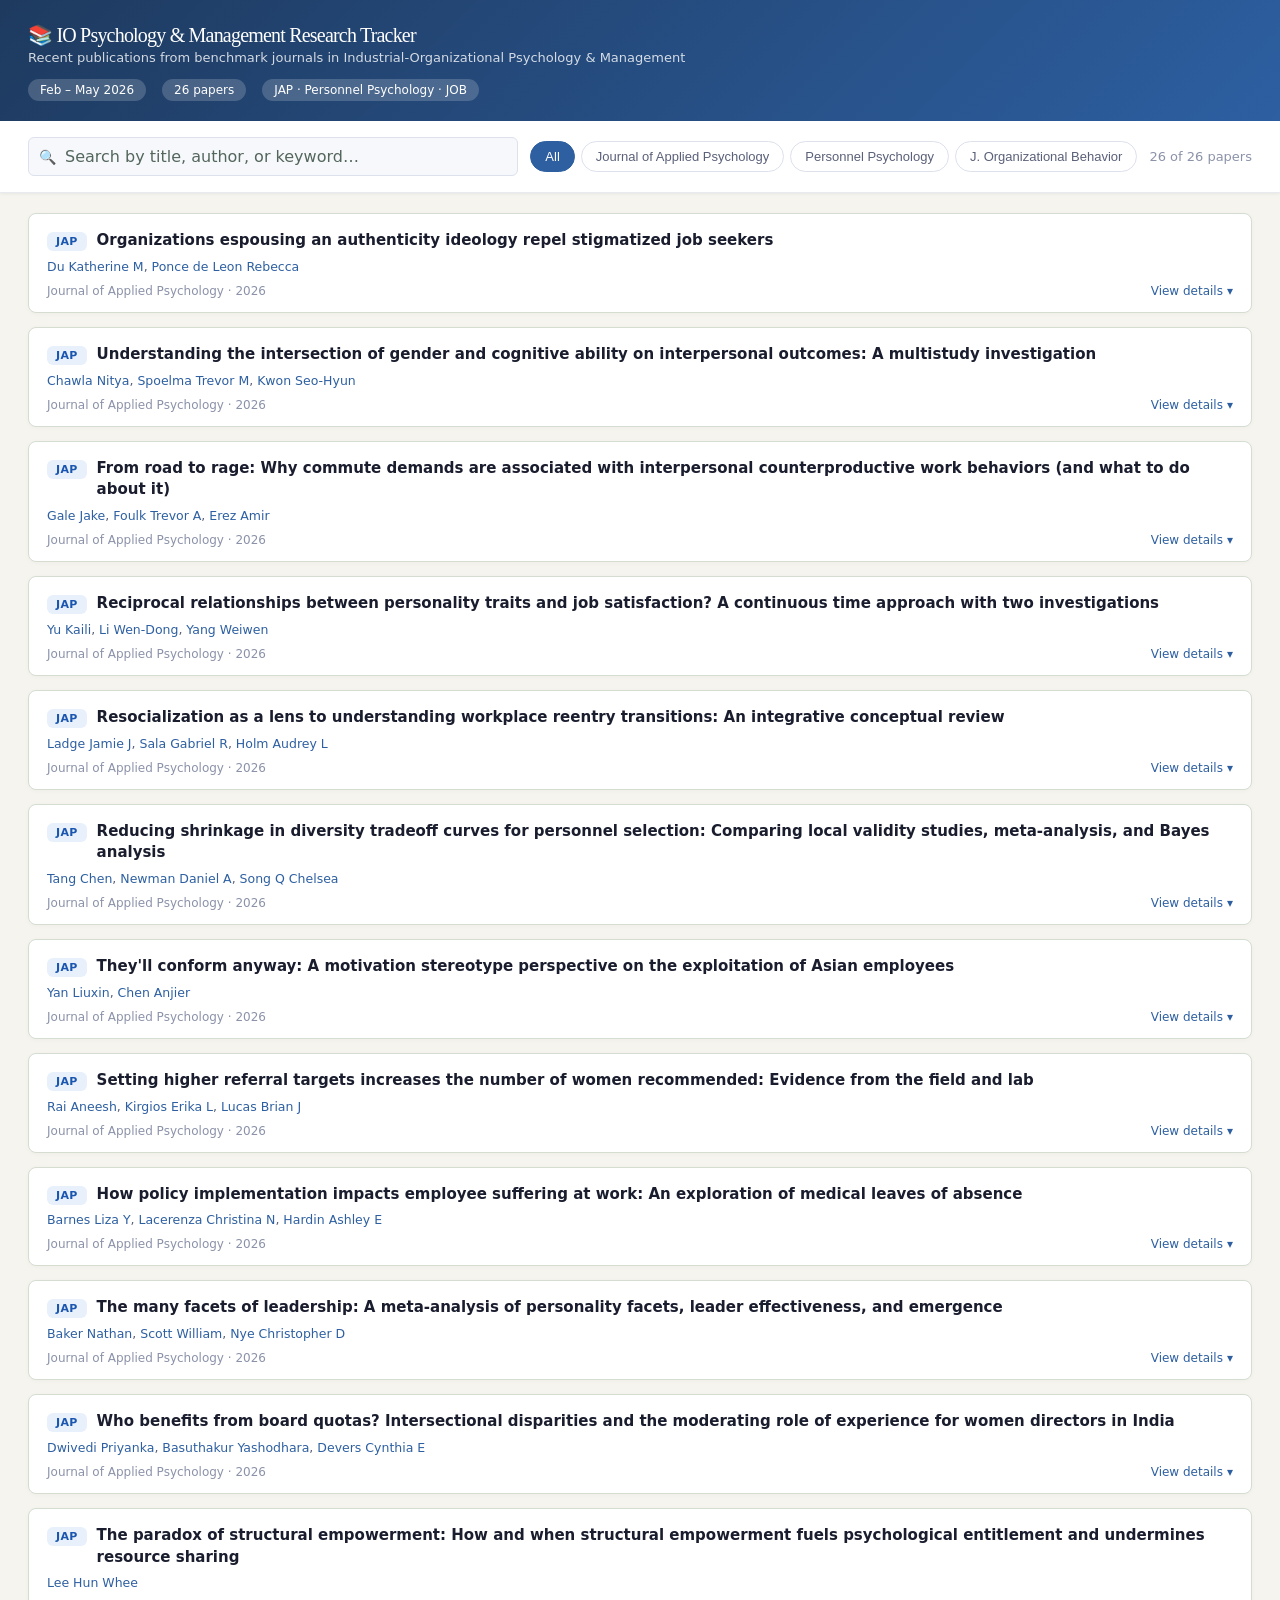
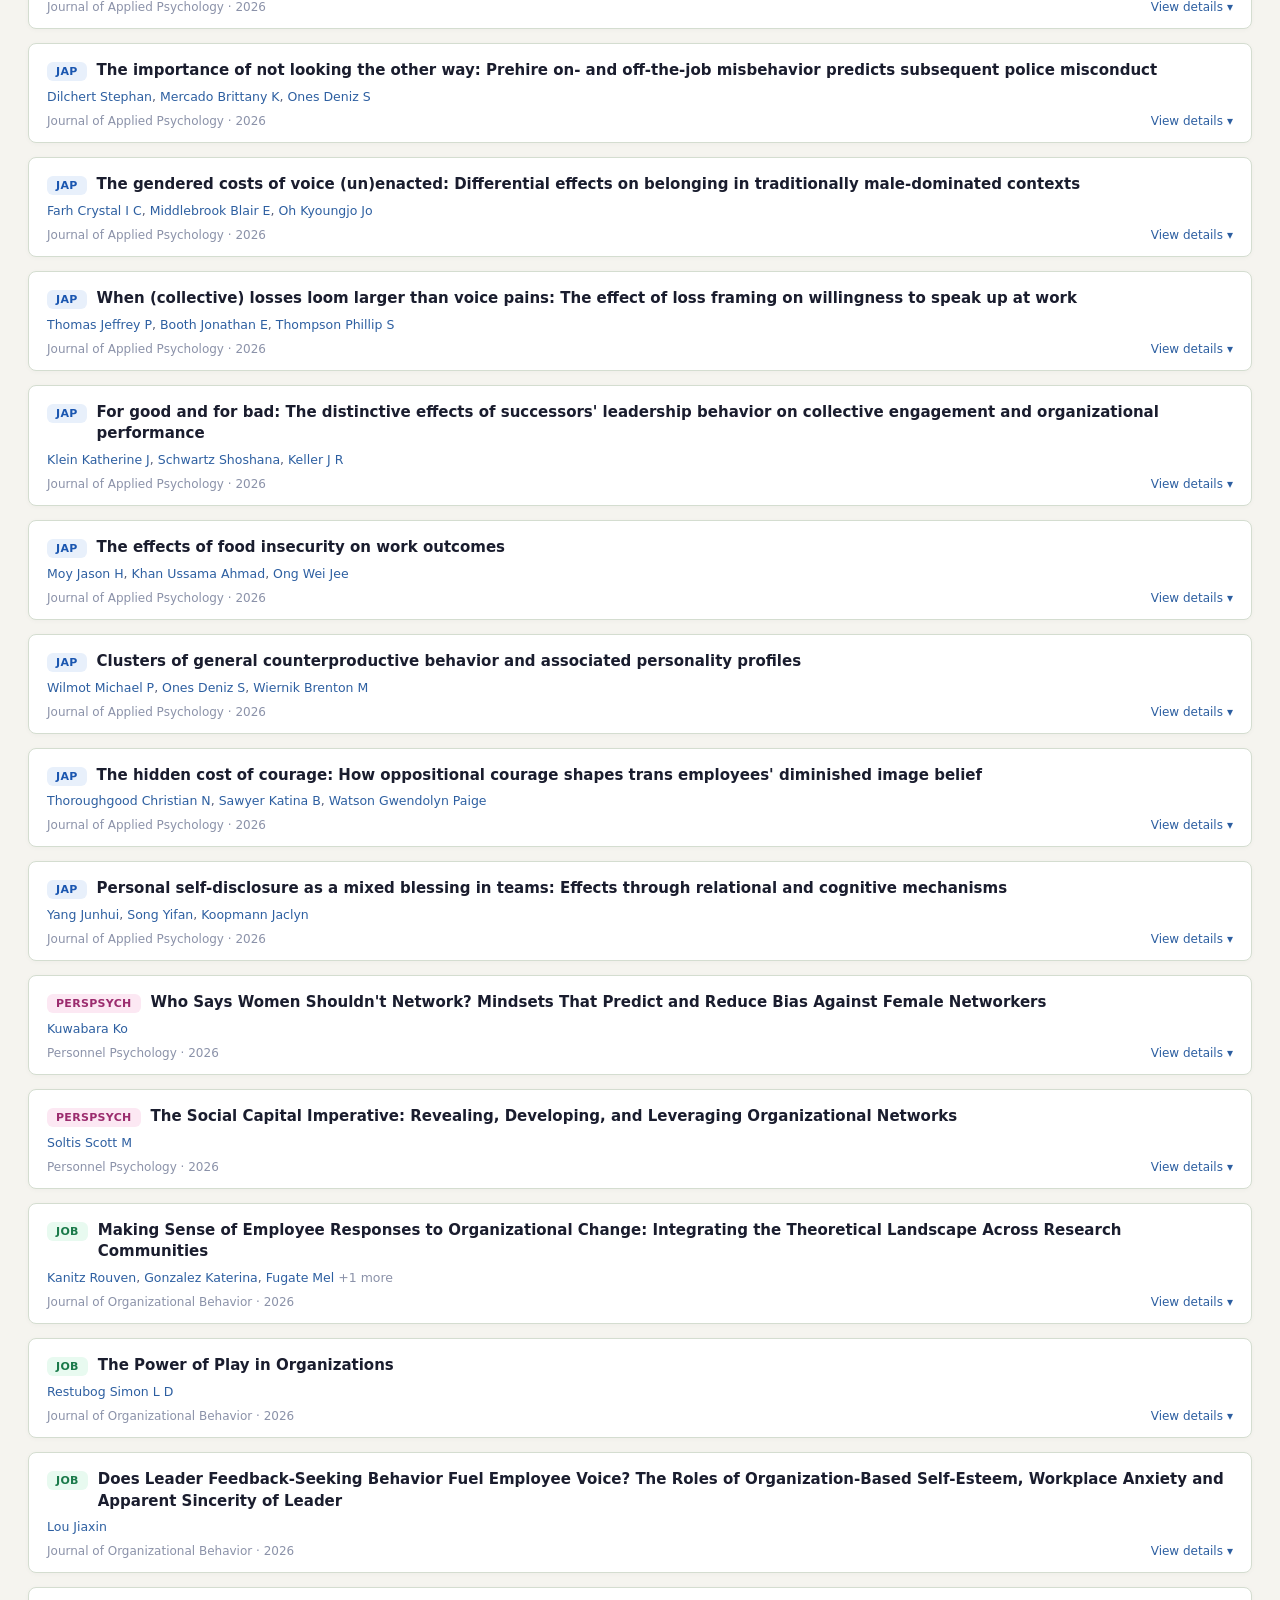
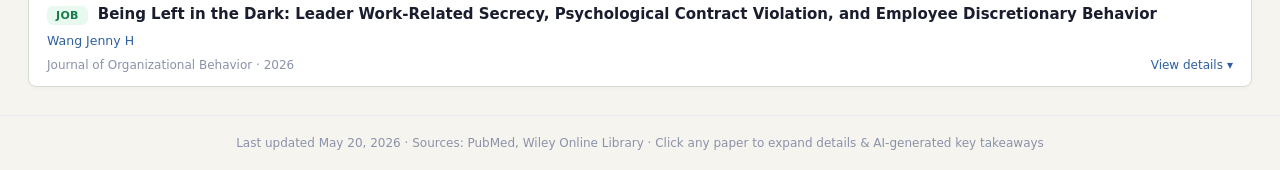
<file: io_psych_tracker.html>
<!DOCTYPE html>
<html data-product-design="2026" lang="en">
<head>
<meta charset="UTF-8"/>
<meta name="viewport" content="width=device-width, initial-scale=1.0"/>
<title>IO Psychology & Management Research Tracker</title>
<style>
  :root { color-scheme: light; }
  * { box-sizing: border-box; margin: 0; padding: 0; }
  body { font-family: -apple-system, BlinkMacSystemFont, 'Segoe UI', sans-serif; background: #f7f8fc; color: #1a1d2e; min-height: 100vh; }

  /* Header */
  .header { background: linear-gradient(135deg, #1e3a5f 0%, #2d5fa1 100%); color: white; padding: 24px 28px 20px; }
  .header h1 { font-size: 20px; font-weight: 700; letter-spacing: -0.3px; }
  .header p { font-size: 13px; opacity: 0.8; margin-top: 4px; }
  .header-meta { display: flex; align-items: center; gap: 16px; margin-top: 14px; flex-wrap: wrap; }
  .badge { background: rgba(255,255,255,0.18); border-radius: 20px; padding: 4px 12px; font-size: 12px; font-weight: 500; }

  /* Controls */
  .controls { background: white; padding: 16px 28px; border-bottom: 1px solid #e8eaf0; display: flex; gap: 12px; align-items: center; flex-wrap: wrap; box-shadow: 0 1px 3px rgba(0,0,0,0.06); }
  .search-wrap { position: relative; flex: 1; min-width: 200px; }
  .search-wrap input { width: 100%; padding: 9px 12px 9px 36px; border: 1.5px solid #dde1ec; border-radius: 8px; font-size: 14px; background: #f7f8fc; color: #1a1d2e; outline: none; transition: border-color 0.2s; }
  .search-wrap input:focus { border-color: #2d5fa1; background: white; }
  .search-icon { position: absolute; left: 11px; top: 50%; transform: translateY(-50%); color: #8b92a9; font-size: 14px; }
  .filter-group { display: flex; gap: 6px; flex-wrap: wrap; }
  .filter-btn { padding: 7px 14px; border-radius: 20px; border: 1.5px solid #dde1ec; background: white; font-size: 13px; cursor: pointer; font-weight: 500; color: #5a6078; transition: all 0.15s; }
  .filter-btn:hover { border-color: #2d5fa1; color: #2d5fa1; }
  .filter-btn.active { background: #2d5fa1; border-color: #2d5fa1; color: white; }
  .count-label { font-size: 13px; color: #8b92a9; white-space: nowrap; margin-left: auto; }

  /* Papers grid */
  .papers { padding: 20px 28px; display: flex; flex-direction: column; gap: 14px; }

  /* Paper card */
  .card { background: white; border-radius: 12px; border: 1.5px solid #e8eaf0; overflow: hidden; transition: box-shadow 0.2s, border-color 0.2s; }
  .card:hover { box-shadow: 0 4px 16px rgba(0,0,0,0.09); border-color: #c8d0e8; }
  .card-header { padding: 16px 18px 14px; cursor: pointer; }
  .card-top { display: flex; align-items: flex-start; gap: 10px; }
  .journal-badge { flex-shrink: 0; padding: 3px 9px; border-radius: 6px; font-size: 11px; font-weight: 700; letter-spacing: 0.3px; text-transform: uppercase; margin-top: 2px; }
  .badge-JAP { background: #e8f0fb; color: #1a56b0; }
  .badge-PersPsych { background: #fce8f3; color: #9b2c6e; }
  .badge-JOB { background: #e8faf0; color: #1a7a4a; }
  .card-title { font-size: 15px; font-weight: 600; color: #1a1d2e; line-height: 1.45; flex: 1; }
  .card-authors { margin-top: 7px; font-size: 12.5px; color: #5a6078; }
  .card-authors a { color: #2d5fa1; text-decoration: none; font-weight: 500; }
  .card-authors a:hover { text-decoration: underline; }
  .card-footer { display: flex; align-items: center; justify-content: space-between; margin-top: 10px; }
  .card-year { font-size: 12px; color: #8b92a9; font-weight: 500; }
  .expand-btn { font-size: 12px; color: #2d5fa1; font-weight: 500; display: flex; align-items: center; gap: 4px; }
  .expand-arrow { transition: transform 0.2s; display: inline-block; }
  .card.expanded .expand-arrow { transform: rotate(180deg); }

  /* Card body */
  .card-body { display: none; padding: 0 18px 18px; border-top: 1px solid #f0f2f8; }
  .card.expanded .card-body { display: block; }
  .section-label { font-size: 11px; font-weight: 700; text-transform: uppercase; letter-spacing: 0.6px; color: #8b92a9; margin-top: 14px; margin-bottom: 6px; }
  .abstract-text { font-size: 13.5px; color: #3a3f5a; line-height: 1.6; }
  .findings-box { background: #f0f6ff; border-left: 3px solid #2d5fa1; border-radius: 0 8px 8px 0; padding: 10px 14px; font-size: 13.5px; color: #1a2a4a; line-height: 1.6; }
  .findings-box.loading { color: #8b92a9; font-style: italic; }
  .findings-box.error { background: #fff3f0; border-color: #e05a3a; color: #a02010; }
  .links-row { display: flex; gap: 10px; margin-top: 14px; flex-wrap: wrap; }
  .link-btn { display: inline-flex; align-items: center; gap: 6px; padding: 7px 14px; border-radius: 8px; font-size: 13px; font-weight: 500; text-decoration: none; transition: all 0.15s; border: 1.5px solid; }
  .link-doi { background: #1a56b0; border-color: #1a56b0; color: white; }
  .link-doi:hover { background: #1344a0; }
  .link-scholar { background: white; border-color: #dde1ec; color: #3a3f5a; }
  .link-scholar:hover { border-color: #2d5fa1; color: #2d5fa1; }

  /* Empty state */
  .empty { text-align: center; padding: 48px 24px; color: #8b92a9; }
  .empty svg { opacity: 0.3; margin-bottom: 12px; }
  .empty p { font-size: 15px; }

  /* Footer */
  .footer { text-align: center; padding: 20px; font-size: 12px; color: #8b92a9; border-top: 1px solid #e8eaf0; margin-top: 8px; }
</style>
<link rel="stylesheet" href="product-design.css?v=20261017t">
</head>
<body>

<div class="header">
  <h1>📚 IO Psychology &amp; Management Research Tracker</h1>
  <p>Recent publications from benchmark journals in Industrial-Organizational Psychology &amp; Management</p>
  <div class="header-meta">
    <span class="badge">Feb – May 2026</span>
    <span class="badge" id="total-badge">26 papers</span>
    <span class="badge">JAP · Personnel Psychology · JOB</span>
  </div>
</div>

<div class="controls">
  <div class="search-wrap">
    <span class="search-icon">🔍</span>
    <input type="text" id="search-input" placeholder="Search by title, author, or keyword…" oninput="applyFilters()"/>
  </div>
  <div class="filter-group">
    <button class="filter-btn active" data-journal="all" onclick="setFilter(this)">All</button>
    <button class="filter-btn" data-journal="JAP" onclick="setFilter(this)">Journal of Applied Psychology</button>
    <button class="filter-btn" data-journal="PersPsych" onclick="setFilter(this)">Personnel Psychology</button>
    <button class="filter-btn" data-journal="JOB" onclick="setFilter(this)">J. Organizational Behavior</button>
  </div>
  <span class="count-label" id="count-label"></span>
</div>

<div class="papers" id="papers-container"></div>

<div class="footer">
  Last updated May 20, 2026 · Sources: PubMed, Wiley Online Library · Click any paper to expand details &amp; AI-generated key takeaways
</div>

<script>
const PAPERS = [{"id": 1, "title": "Organizations espousing an authenticity ideology repel stigmatized job seekers", "authors": ["Du Katherine M", "Ponce de Leon Rebecca"], "journal": "Journal of Applied Psychology", "journal_short": "JAP", "year": "2026", "doi": "10.1037/apl0001392", "doi_url": "https://doi.org/10.1037/apl0001392", "abstract": "Authenticity has been promoted for millennia; the modern workplace is no exception. Organizations, too, may espouse an authenticity ideology-encouraging employees to \"be themselves\" to achieve success. The espousal of such an ideology might be intended to signal identity safety, particularly to stigmatized job seekers. Instead, however, we propose that an espoused authenticity ideology may ironically frustrate and repel those who experience the most stigma. Across six experiments, we find that stigma in professional settings increases the tendency to view adhering to an espoused authenticity ideology-that is, engaging in authentic behavior-as risky, which prompts frustration and undermines attraction toward organizations that promote such an ideology. Further evincing our theoretical model", "author_link": "https://scholar.google.com/scholar?q=Du+Katherine+M"}, {"id": 2, "title": "Understanding the intersection of gender and cognitive ability on interpersonal outcomes: A multistudy investigation", "authors": ["Chawla Nitya", "Spoelma Trevor M", "Kwon Seo-Hyun"], "journal": "Journal of Applied Psychology", "journal_short": "JAP", "year": "2026", "doi": "10.1037/apl0001391", "doi_url": "https://doi.org/10.1037/apl0001391", "abstract": "Drawing from social role theory and ideas tied to the implied communality deficit, we develop a theoretical model explicating that higher cognitive ability women-but not men-are potentially more likely to experience interpersonal detriments. Specifically, we theorize that as an agentic competence attribute, higher cognitive ability is viewed as a gender norm violation for women (but not for men), contributing to perceptions of both heightened interpersonal hostility and lowered communality by their peers; these perceptions, in turn, are theorized to be associated with greater levels of victimization and lower levels of received task- and person-focused help from teammates. Across two multisource studies comprised of 826 individuals nested within 140 work groups, utilizing objective cogniti", "author_link": "https://scholar.google.com/scholar?q=Chawla+Nitya"}, {"id": 3, "title": "From road to rage: Why commute demands are associated with interpersonal counterproductive work behaviors (and what to do about it)", "authors": ["Gale Jake", "Foulk Trevor A", "Erez Amir"], "journal": "Journal of Applied Psychology", "journal_short": "JAP", "year": "2026", "doi": "10.1037/apl0001394", "doi_url": "https://doi.org/10.1037/apl0001394", "abstract": "Previous literature on commute demands, or the presence of stressors during a commute, has largely concluded that affective processes do not account for the impact of commuting on employees' work behavior. In this article, we challenge this conclusion by showing that when the specific affective state aligned with the distinctive characteristics of commute demands is identified, it spills over into counterproductive work behaviors. Based on core affect theory (Russell, 2003), we propose that commute demands are specifically linked to irritability, a negative, high-arousal affective state without a clear, identifiable cause. We further posit that elevated morning irritability will be associated with higher levels of interpersonal counterproductive work behaviors during the workday. In a fiel", "author_link": "https://scholar.google.com/scholar?q=Gale+Jake"}, {"id": 4, "title": "Reciprocal relationships between personality traits and job satisfaction? A continuous time approach with two investigations", "authors": ["Yu Kaili", "Li Wen-Dong", "Yang Weiwen"], "journal": "Journal of Applied Psychology", "journal_short": "JAP", "year": "2026", "doi": "10.1037/apl0001388", "doi_url": "https://doi.org/10.1037/apl0001388", "abstract": "Challenging the traditional perspective in organizational research that personality traits represent stable predictors of work outcomes, researchers have begun investigating how work experiences fuel personality trait development. Yet, research has yielded mixed findings on whether work experiences (e.g., job satisfaction) can indeed shape personality adaptation. Drawing on recent development in personality science highlighting influences of psychological and idiosyncratic work experiences as positive or negative reinforcements in personality change, we conducted two studies to examine whether and how job satisfaction may influence, and be influenced by, the Big Five personality traits at the within-person level. We first conducted a preregistered continuous time meta-analysis of existing ", "author_link": "https://scholar.google.com/scholar?q=Yu+Kaili"}, {"id": 5, "title": "Resocialization as a lens to understanding workplace reentry transitions: An integrative conceptual review", "authors": ["Ladge Jamie J", "Sala Gabriel R", "Holm Audrey L"], "journal": "Journal of Applied Psychology", "journal_short": "JAP", "year": "2026", "doi": "10.1037/apl0001384", "doi_url": "https://doi.org/10.1037/apl0001384", "abstract": "Workplace reentry affects millions of workers annually, with over 15 million Americans supported by the Family and Medical Leave Act in 2024 alone. Yet research remains fragmented across contexts and lacks theoretical coherence. This integrative conceptual review synthesizes 264 articles spanning diverse reentry contexts following career breaks or leaves of absence, including family, medical, military redeployment, unemployment, retirement, sabbaticals, expatriation, and incarceration. We develop a unified theoretical framework grounded in resocialization theory that addresses the unique complexity of workplace reentry, where individuals must simultaneously unlearn outdated information, update existing knowledge, and navigate changed relationships while managing their dual insider-outsider", "author_link": "https://scholar.google.com/scholar?q=Ladge+Jamie+J"}, {"id": 6, "title": "Reducing shrinkage in diversity tradeoff curves for personnel selection: Comparing local validity studies, meta-analysis, and Bayes analysis", "authors": ["Tang Chen", "Newman Daniel A", "Song Q Chelsea"], "journal": "Journal of Applied Psychology", "journal_short": "JAP", "year": "2026", "doi": "10.1037/apl0001376", "doi_url": "https://doi.org/10.1037/apl0001376", "abstract": "For reducing adverse impact, the diversity-validity tradeoff curve approach (De Corte et al., 2007) provides sets of selection predictor weights that can often substantially enhance diversity (i.e., increase adverse impact ratio and number of minority job offers), with no loss of job performance in comparison to unit weights (Wee et al., 2014). A key limitation of this diversity-enhancing approach is the tendency for tradeoff curves to shrink, leading to lesser job performance and diversity outcomes upon cross-validation (Song et al., 2017). The current article evaluates and compares tradeoff curve shrinkage (both validity shrinkage and diversity shrinkage) using three types of validity evidence/calibration studies: (a) a local validity study, (b) a meta-analysis (Schmidt & Hunter, 1977), ", "author_link": "https://scholar.google.com/scholar?q=Tang+Chen"}, {"id": 7, "title": "They'll conform anyway: A motivation stereotype perspective on the exploitation of Asian employees", "authors": ["Yan Liuxin", "Chen Anjier"], "journal": "Journal of Applied Psychology", "journal_short": "JAP", "year": "2026", "doi": "10.1037/apl0001380", "doi_url": "https://doi.org/10.1037/apl0001380", "abstract": "Perceptions of motivation play a critical role in shaping workplace treatment, yet little is known about how such perceptions are socially constructed. Drawing on social exchange theories and perspectives on interdependent versus independent self, we propose an ethnic-stereotype perspective of perceived motivation, suggesting that Asian employees are perceived as having higher controlled motivation-being driven by external pressures and expectations rather than personal volition-which leads supervisors to anticipate greater conformity from Asian employees and subsequently exploit them. Across one experiment (Study 1), one multiwave survey (Study 2), and one preregistered experiment with a behavioral measure (Study 3a), we consistently found that Asian employees were perceived as having hig", "author_link": "https://scholar.google.com/scholar?q=Yan+Liuxin"}, {"id": 8, "title": "Setting higher referral targets increases the number of women recommended: Evidence from the field and lab", "authors": ["Rai Aneesh", "Kirgios Erika L", "Lucas Brian J"], "journal": "Journal of Applied Psychology", "journal_short": "JAP", "year": "2026", "doi": "10.1037/apl0001373", "doi_url": "https://doi.org/10.1037/apl0001373", "abstract": "Women continue to be underrepresented in numerous occupations and in the highest echelons of many organizations. This may be due, in part, to disadvantages they face in referral-based hiring and promotion processes, as women are less inclined to ask for referrals and less likely to be referred than men for male-dominated jobs. We integrate insights from the goal-setting and creativity literatures to propose an intervention to boost referrals of women: requesting a greater target number of referrals (e.g., at least four instead of at least two referrals). This strategy sets a motivating goal to provide more referrals, which should mechanically increase the number of women referred. In addition, requesting more referrals in male-dominated contexts may lead to prototype divergence, which shou", "author_link": "https://scholar.google.com/scholar?q=Rai+Aneesh"}, {"id": 9, "title": "How policy implementation impacts employee suffering at work: An exploration of medical leaves of absence", "authors": ["Barnes Liza Y", "Lacerenza Christina N", "Hardin Ashley E"], "journal": "Journal of Applied Psychology", "journal_short": "JAP", "year": "2026", "doi": "10.1037/apl0001383", "doi_url": "https://doi.org/10.1037/apl0001383", "abstract": "Existing work offers rich theory on how work-life policies increase autonomy and balance and reduce work-life conflict. However, in moments when life is not merely imbalanced but severely upended, such as during times of severe illness or injury, this focus on balance and autonomy may be less relevant. We explore these moments of suffering by examining an often-overlooked work-life policy: medical leaves of absence. Through a qualitative grounded theory approach, we draw on the perspectives of 48 individuals (leave-takers and leave coordinators) to offer a comprehensive understanding of how medical leave policy implementation influences employee suffering at work. We first shed light on the elements of health-related suffering in the workplace and then introduce a healing-centered implemen", "author_link": "https://scholar.google.com/scholar?q=Barnes+Liza+Y"}, {"id": 10, "title": "The many facets of leadership: A meta-analysis of personality facets, leader effectiveness, and emergence", "authors": ["Baker Nathan", "Scott William", "Nye Christopher D"], "journal": "Journal of Applied Psychology", "journal_short": "JAP", "year": "2026", "doi": "10.1037/apl0001378", "doi_url": "https://doi.org/10.1037/apl0001378", "abstract": "Personality traits can be useful predictors of leader effectiveness and emergence. Although these traits are recognized as important, existing research has neglected the potential advantages of considering personality at the facet level to clarify and extend theory regarding how personality relates to leader outcomes, as well as improve the use of personality as a predictor of leader effectiveness and emergence. This meta-analysis examines how narrow personality dimensions relate to leader emergence and effectiveness across theoretically relevant contextual differences including leader hierarchical level and organization type. A final set of k = 203 data sets was analyzed to examine these relationships. The results of this work highlight that personality facets vary substantially in their ", "author_link": "https://scholar.google.com/scholar?q=Baker+Nathan"}, {"id": 11, "title": "Who benefits from board quotas? Intersectional disparities and the moderating role of experience for women directors in India", "authors": ["Dwivedi Priyanka", "Basuthakur Yashodhara", "Devers Cynthia E"], "journal": "Journal of Applied Psychology", "journal_short": "JAP", "year": "2026", "doi": "10.1037/apl0001375", "doi_url": "https://doi.org/10.1037/apl0001375", "abstract": "Although gender quotas are gaining increasing popularity, evidence on their effectiveness is mixed. While some studies set in Western contexts suggest a positive impact on women's board representation, others demonstrate backlash. Further, because this research primarily treats women as a singular, homogenous group, it overlooks critical intersectionality issues on boards, limiting our understanding of how quotas may shape the outcomes of women directors from marginalized groups. We contribute to this growing scholarly debate on quota effectiveness by examining the outcomes of women directors from both dominant and marginalized groups. Drawing on the instrumental perspective on legitimacy and intersectionality research, we propose that although all women directors gain additional board app", "author_link": "https://scholar.google.com/scholar?q=Dwivedi+Priyanka"}, {"id": 12, "title": "The paradox of structural empowerment: How and when structural empowerment fuels psychological entitlement and undermines resource sharing", "authors": ["Lee Hun Whee"], "journal": "Journal of Applied Psychology", "journal_short": "JAP", "year": "2026", "doi": "10.1037/apl0001377", "doi_url": "https://doi.org/10.1037/apl0001377", "abstract": "In recent decades, many organizations have been restructuring in ways that formally decentralize the necessary resources, information, and sociopolitical support, which is labeled \"structural empowerment.\" Although prior research suggests that structural empowerment enhances resource exchanges, I challenge this conventional wisdom by theorizing its potential drawbacks for resource sharing. Integrating the evolutionary perspective of work design and the dominance-prestige model, I developed a comprehensive model of how and when structural empowerment can hinder employees' resource sharing via psychological entitlement. I employed multiwave (Study 1) and multisource (Studies 2 and 3) field surveys and experimental methodology (Study 4) to test my hypotheses. The results reveal that dominance", "author_link": "https://scholar.google.com/scholar?q=Lee+Hun+Whee"}, {"id": 13, "title": "The importance of not looking the other way: Prehire on- and off-the-job misbehavior predicts subsequent police misconduct", "authors": ["Dilchert Stephan", "Mercado Brittany K", "Ones Deniz S"], "journal": "Journal of Applied Psychology", "journal_short": "JAP", "year": "2026", "doi": "10.1037/apl0001322", "doi_url": "https://doi.org/10.1037/apl0001322", "abstract": "This research addresses an often-overlooked opportunity for police reform: the predictive value of prehire misbehavior data for reducing posthire police misconduct. While most reform efforts focus on officers' actions after they are hired, our findings highlight the impact of rigorous screening before hire. We examined how specific prior employment and nonwork misbehaviors related to general occupational instability, trouble in previous law enforcement roles, prior temper problems and violence, and irresponsible behaviors predicted future misconduct among 6,075 police officers tracked over 5 years. Notably, some prehire behaviors significantly elevated risks of citizen complaints and misconduct-related lawsuits, with hazard ratios up to 14.59. Contrary to common assumptions, candidates wit", "author_link": "https://scholar.google.com/scholar?q=Dilchert+Stephan"}, {"id": 14, "title": "The gendered costs of voice (un)enacted: Differential effects on belonging in traditionally male-dominated contexts", "authors": ["Farh Crystal I C", "Middlebrook Blair E", "Oh Kyoungjo Jo"], "journal": "Journal of Applied Psychology", "journal_short": "JAP", "year": "2026", "doi": "10.1037/apl0001364", "doi_url": "https://doi.org/10.1037/apl0001364", "abstract": "Recent research indicates that performance benefits on complex tasks accrue when members with diverse social identities speak up and their voice is enacted-that is, incorporated into the team's approach to the task. In this article, we argue that the cost of not enacting diverse members' voice may extend beyond performance to negatively affect their belonging. Integrating social belonging theory with the literature on gender and voice, we examine the case of women in traditionally male-dominated contexts. Archival data from teams of active-duty Marines (Study 1) and student engineering project teams (Study 2) showed that voice enactment was more strongly associated with women's belonging than men's, and women's belonging was disproportionately harmed when voice enactment was low. A preregi", "author_link": "https://scholar.google.com/scholar?q=Farh+Crystal+I+C"}, {"id": 15, "title": "When (collective) losses loom larger than voice pains: The effect of loss framing on willingness to speak up at work", "authors": ["Thomas Jeffrey P", "Booth Jonathan E", "Thompson Phillip S"], "journal": "Journal of Applied Psychology", "journal_short": "JAP", "year": "2026", "doi": "10.1037/apl0001372", "doi_url": "https://doi.org/10.1037/apl0001372", "abstract": "Previous research indicates that employees often believe that it is too risky to voice their concerns about organizational problems; however, prospect theory suggests that people are more willing to take risks when problems are framed in terms of potential losses rather than potential gains. To reconcile these perspectives, we draw on prospect theory and the principle of loss aversion to explain why loss framing (compared to gain framing) will increase employees' willingness to engage in voice behavior. In Study 1, we used a scenario experiment and found that participants who considered potential losses (compared to gains) after writing about a problem at work were more willing to speak up. Further, integrating prospect theory with research on other orientation, we extended these findings ", "author_link": "https://scholar.google.com/scholar?q=Thomas+Jeffrey+P"}, {"id": 16, "title": "For good and for bad: The distinctive effects of successors' leadership behavior on collective engagement and organizational performance", "authors": ["Klein Katherine J", "Schwartz Shoshana", "Keller J R"], "journal": "Journal of Applied Psychology", "journal_short": "JAP", "year": "2026", "doi": "10.1037/apl0001359", "doi_url": "https://doi.org/10.1037/apl0001359", "abstract": "Leadership transitions are a fact of organizational life, yet the impact of successors' leadership behavior on organizational outcomes is little understood. Building on change readiness, uncertainty management, and romance of leadership theory and research, we propose a novel theory describing the distinctive effects of successors' versus incumbents' leadership behavior in driving change in collective engagement and organizational performance. We theorize that when employees perceive a great need for organizational change, successors' vision communication and coaching are more likely than incumbents' to yield improvements in collective engagement and organizational performance. But when employees perceive little need for change, successors' vision communication and coaching are more likely", "author_link": "https://scholar.google.com/scholar?q=Klein+Katherine+J"}, {"id": 17, "title": "The effects of food insecurity on work outcomes", "authors": ["Moy Jason H", "Khan Ussama Ahmad", "Ong Wei Jee"], "journal": "Journal of Applied Psychology", "journal_short": "JAP", "year": "2026", "doi": "10.1037/apl0001361", "doi_url": "https://doi.org/10.1037/apl0001361", "abstract": "Food insecurity-insufficient access to safe and nutritious foods-is one of the most crucial societal grand challenges the world faces today. It affects 2.3 billion people globally, and addressing it is one of the United Nations' Sustainable Development Goals of 2030 (Food and Agriculture Organization of the United Nations et al., 2025). Despite its prevalence and importance, the field of applied psychology has ignored this problem with the implicit assumption that food insecurity is not an issue relevant to the workplace. Contrary to this view, we hypothesize and demonstrate that food insecurity is detrimental to the three core work outcomes: task performance, work engagement, and organizational citizenship behaviors. To test our hypotheses, we employed a multimethod design across three em", "author_link": "https://scholar.google.com/scholar?q=Moy+Jason+H"}, {"id": 18, "title": "Clusters of general counterproductive behavior and associated personality profiles", "authors": ["Wilmot Michael P", "Ones Deniz S", "Wiernik Brenton M"], "journal": "Journal of Applied Psychology", "journal_short": "JAP", "year": "2026", "doi": "10.1037/apl0001344", "doi_url": "https://doi.org/10.1037/apl0001344", "abstract": "Counterproductive behavior (e.g., aggression, theft, dishonesty) is a persistent societal problem with a substantial dispositional basis. Despite broad interest in the subject, little scholarship has studied relations of variables associated with counterproductive behavior and their dispositional antecedents across work and nonwork domains. Drawing on cybernetic theories of personality, we posit that personality malfunction (an imbalance between cybernetic processes responsible for maintaining homeostasis and facilitating change) contributes to general counterproductive behavior (GCB). To test this theory, we conduct a quantitative review and synthesis of meta-analyses that report Big Five personality trait relations to variables indicative of GCB. Overall, we locate 46 articles reporting ", "author_link": "https://scholar.google.com/scholar?q=Wilmot+Michael+P"}, {"id": 19, "title": "The hidden cost of courage: How oppositional courage shapes trans employees' diminished image belief", "authors": ["Thoroughgood Christian N", "Sawyer Katina B", "Watson Gwendolyn Paige"], "journal": "Journal of Applied Psychology", "journal_short": "JAP", "year": "2026", "doi": "10.1037/apl0001374", "doi_url": "https://doi.org/10.1037/apl0001374", "abstract": "Fulfilling the promise of greater workplace inclusion increasingly hinges on advantaged group employees' oppositional courage (OC)-a nonnormative form of allyship involving significant risk to the actor. Research suggests OC may not only offer instrumental benefits to marginalized employees but also convey a powerful \"message of value\" from the actor. Yet these courageous acts do not occur in a vacuum, suggesting they may carry social consequences for marginalized employees. Drawing from theory on helping relations and research on social cognition, we argue these risky acts can inadvertently signal unique strength in the actor, triggering marginalized employees' diminished image belief-a concern others see them as weak and unable to stand up for themselves. We further propose that this per", "author_link": "https://scholar.google.com/scholar?q=Thoroughgood+Christian+N"}, {"id": 20, "title": "Personal self-disclosure as a mixed blessing in teams: Effects through relational and cognitive mechanisms", "authors": ["Yang Junhui", "Song Yifan", "Koopmann Jaclyn"], "journal": "Journal of Applied Psychology", "journal_short": "JAP", "year": "2026", "doi": "10.1037/apl0001370", "doi_url": "https://doi.org/10.1037/apl0001370", "abstract": "Although personal self-disclosure has been increasingly encouraged in organizations and teams to enhance authenticity and workplace effectiveness, the nature of its impact in team contexts remains debated. Existing literature predominantly focuses on the relational effects of receiving personal self-disclosure but ignores its cognitive effects and key contextual contingencies that help elucidate when it has positive versus negative consequences. This study provides a more comprehensive theoretical account of the effects of self-disclosure in team contexts by combining social penetration and information processing perspectives into a multilevel theoretical framework. We tested our theoretical model in two team samples. Supporting our hypotheses, we found that personal self-disclosure had co", "author_link": "https://scholar.google.com/scholar?q=Yang+Junhui"}, {"id": 21, "title": "Who Says Women Shouldn't Network? Mindsets That Predict and Reduce Bias Against Female Networkers", "authors": ["Kuwabara Ko"], "journal": "Personnel Psychology", "journal_short": "PersPsych", "year": "2026", "doi": "10.1111/peps.70016", "doi_url": "https://doi.org/10.1111/peps.70016", "abstract": "This research addresses the growing recognition that women's professional networks tend to be less effective than men's, and examines who holds bias against women who network, why, and how to debias them. Drawing on research documenting pervasive gender bias that penalizes women for engaging in instrumental networking, the authors find that gender bias does not occur uniformly but depends on the mindsets people hold about networking: people who view networking ability in terms of fixed attributes (fixed theorists) are more likely to view female networkers negatively. Four experiments demonstrate these effects and test debiasing interventions. Published in Volume 79, Issue 1, pages 25–39.", "author_link": "https://scholar.google.com/scholar?q=Ko+Kuwabara+networking+gender"}, {"id": 22, "title": "The Social Capital Imperative: Revealing, Developing, and Leveraging Organizational Networks", "authors": ["Soltis Scott M"], "journal": "Personnel Psychology", "journal_short": "PersPsych", "year": "2026", "doi": "10.1111/peps.70019", "doi_url": "https://doi.org/10.1111/peps.70019", "abstract": "A scholarly book review examining the imperative of social capital in organizations, covering how to reveal, develop, and leverage organizational networks for competitive advantage and employee effectiveness. Published in Personnel Psychology Volume 79, pages 103–104.", "author_link": "https://scholar.google.com/scholar?q=Scott+Soltis+social+capital+organizations"}, {"id": 23, "title": "Making Sense of Employee Responses to Organizational Change: Integrating the Theoretical Landscape Across Research Communities", "authors": ["Kanitz Rouven", "Gonzalez Katerina", "Fugate Mel", "Venkatesh Viswanath"], "journal": "Journal of Organizational Behavior", "journal_short": "JOB", "year": "2026", "doi": "10.1002/job.70080", "doi_url": "https://doi.org/10.1002/job.70080", "abstract": "A review of 215 empirical articles published between 1998 and 2024 in leading business administration journals, identifying eight overarching theoretical themes explaining why employees support or resist organizational change: (1) motivational–attitudinal, (2) relational, (3) sensemaking and discourse, among others. The paper integrates fragmented theoretical landscapes across research communities to advance both organizational change theory and practice.", "author_link": "https://scholar.google.com/scholar?q=Rouven+Kanitz+organizational+change"}, {"id": 24, "title": "The Power of Play in Organizations", "authors": ["Restubog Simon L D"], "journal": "Journal of Organizational Behavior", "journal_short": "JOB", "year": "2026", "doi": "10.1002/job.70074", "doi_url": "https://doi.org/10.1002/job.70074", "abstract": "This paper examines the role of playfulness and play-based experiences in organizational settings. It explores how play functions as a resource that enhances creativity, well-being, and performance, while also considering boundary conditions under which play may not produce positive outcomes.", "author_link": "https://scholar.google.com/scholar?q=Simon+Restubog+play+organizations"}, {"id": 25, "title": "Does Leader Feedback-Seeking Behavior Fuel Employee Voice? The Roles of Organization-Based Self-Esteem, Workplace Anxiety and Apparent Sincerity of Leader", "authors": ["Lou Jiaxin"], "journal": "Journal of Organizational Behavior", "journal_short": "JOB", "year": "2026", "doi": "10.1002/job.70078", "doi_url": "https://doi.org/10.1002/job.70078", "abstract": "This study investigates how leader feedback-seeking behavior influences employee voice behavior. Using multilevel data, the study finds that when leaders actively seek feedback, it signals openness and psychological safety, boosting employees' organization-based self-esteem and reducing workplace anxiety, thereby encouraging voice—but only when employees perceive the leader's feedback-seeking as sincere.", "author_link": "https://scholar.google.com/scholar?q=Jiaxin+Lou+leader+feedback+seeking+employee+voice"}, {"id": 26, "title": "Being Left in the Dark: Leader Work-Related Secrecy, Psychological Contract Violation, and Employee Discretionary Behavior", "authors": ["Wang Jenny H"], "journal": "Journal of Organizational Behavior", "journal_short": "JOB", "year": "2026", "doi": "10.1002/job.70084", "doi_url": "https://doi.org/10.1002/job.70084", "abstract": "This paper examines the consequences of leader work-related secrecy—when leaders deliberately withhold work-relevant information from employees. Drawing on psychological contract theory, the study shows that leader secrecy leads to psychological contract violation, which in turn reduces employees' discretionary behaviors such as OCB and increases deviant behavior.", "author_link": "https://scholar.google.com/scholar?q=Jenny+Wang+leader+secrecy+psychological+contract"}];

let activeJournal = 'all';
let expandedStates = {};
let findingsCache = {};

function setFilter(btn) {
  document.querySelectorAll('.filter-btn').forEach(b => b.classList.remove('active'));
  btn.classList.add('active');
  activeJournal = btn.dataset.journal;
  applyFilters();
}

function applyFilters() {
  const q = document.getElementById('search-input').value.toLowerCase().trim();
  const filtered = PAPERS.filter(p => {
    const journalMatch = activeJournal === 'all' || p.journal_short === activeJournal;
    if (!journalMatch) return false;
    if (!q) return true;
    return (
      p.title.toLowerCase().includes(q) ||
      p.authors.join(' ').toLowerCase().includes(q) ||
      p.abstract.toLowerCase().includes(q) ||
      p.journal.toLowerCase().includes(q)
    );
  });
  renderPapers(filtered);
  document.getElementById('count-label').textContent = `${filtered.length} of ${PAPERS.length} papers`;
}

function renderPapers(list) {
  const container = document.getElementById('papers-container');
  if (list.length === 0) {
    container.innerHTML = `<div class="empty"><p>No papers match your search. Try a different keyword.</p></div>`;
    return;
  }
  container.innerHTML = list.map(p => cardHTML(p)).join('');
}

function cardHTML(p) {
  const isExpanded = expandedStates[p.id] || false;
  const findings = findingsCache[p.id];
  const authorLinks = p.authors.slice(0,3).map((a, i) => {
    const schUrl = `https://scholar.google.com/scholar?q=${encodeURIComponent(a + ' ' + (p.journal_short === 'JAP' ? 'applied psychology' : 'organizational behavior'))}`;
    return `<a href="${schUrl}" target="_blank" rel="noopener">${a}</a>`;
  }).join(', ') + (p.authors.length > 3 ? ` <span style="color:#8b92a9">+${p.authors.length-3} more</span>` : '');

  let findingsHTML = '';
  if (isExpanded) {
    if (!findings) {
      findingsHTML = `<div class="findings-box loading" id="findings-${p.id}">Generating AI key takeaways…</div>`;
    } else if (findings.error) {
      findingsHTML = `<div class="findings-box error">${findings.text}</div>`;
    } else {
      findingsHTML = `<div class="findings-box" id="findings-${p.id}">${findings.text}</div>`;
    }
  }

  return `
<div class="card${isExpanded ? ' expanded' : ''}" id="card-${p.id}">
  <div class="card-header" onclick="toggleCard(${p.id})">
    <div class="card-top">
      <span class="journal-badge badge-${p.journal_short}">${p.journal_short}</span>
      <span class="card-title">${escHtml(p.title)}</span>
    </div>
    <div class="card-authors">${authorLinks}</div>
    <div class="card-footer">
      <span class="card-year">${p.journal} · ${p.year}</span>
      <span class="expand-btn">
        ${isExpanded ? 'Hide details' : 'View details'}
        <span class="expand-arrow">▾</span>
      </span>
    </div>
  </div>
  ${isExpanded ? `
  <div class="card-body">
    <div class="section-label">Abstract</div>
    <div class="abstract-text">${escHtml(p.abstract)}</div>
    <div class="section-label">🤖 Key Takeaways (AI-generated)</div>
    ${findingsHTML}
    <div class="links-row">
      <a class="link-btn link-doi" href="${p.doi_url}" target="_blank" rel="noopener">📄 View Paper (DOI)</a>
      <a class="link-btn link-scholar" href="${p.author_link}" target="_blank" rel="noopener">👤 Author on Google Scholar</a>
    </div>
  </div>` : ''}
</div>`;
}

function escHtml(s) {
  return s.replace(/&/g,'&amp;').replace(/</g,'&lt;').replace(/>/g,'&gt;').replace(/"/g,'&quot;');
}

async function toggleCard(id) {
  expandedStates[id] = !expandedStates[id];
  applyFilters();
  if (expandedStates[id] && !findingsCache[id]) {
    await generateFindings(id);
  }
}

async function generateFindings(id) {
  const paper = PAPERS.find(p => p.id === id);
  if (!paper) return;
  try {
    const prompt = `You are an expert in Industrial-Organizational Psychology. Based on this abstract, provide 2-3 concise bullet-point key takeaways that practitioners or researchers should know. Be specific and actionable. Use plain language. Format as bullet points starting with •.

Title: ${paper.title}
Abstract: ${paper.abstract}

Provide only the bullet points, no intro text.`;

    const result = await window.cowork.askClaude(prompt, []);
    findingsCache[id] = { text: result.replace(/\n/g, '<br>') };
  } catch(e) {
    const msg = typeof window.cowork === 'undefined'
      ? 'AI takeaways require Claude Desktop. Open this file inside Claude Desktop to use this feature.'
      : 'Could not generate takeaways. Try expanding again.';
    findingsCache[id] = { error: true, text: msg };
  }
  // Update just the findings box
  const el = document.getElementById(`findings-${id}`);
  if (el) {
    if (findingsCache[id].error) {
      el.className = 'findings-box error';
    } else {
      el.className = 'findings-box';
    }
    el.innerHTML = findingsCache[id].text;
  }
}

// Init
document.addEventListener('DOMContentLoaded', () => {
  document.getElementById('total-badge').textContent = `${PAPERS.length} papers`;
  applyFilters();
});
</script>
</body>
</html>
</file>
<file: product-design.css>
/* Product design 2026-09-12 · Nexus · real application, unchanged data contracts. */
html[data-product-design="2026"] {
 --product-accent:#254f88;--product-accent-dark:#93bafa;
 --product-canvas:#f5f4ef;--product-surface:#fffefb;--product-soft:#eaf0e7;
 --product-ink:#172820;--product-muted:#53665b;--product-line:#d4ddd0;
 --serif:Georgia,'Iowan Old Style',serif!important;
 --sans:Inter,system-ui,-apple-system,'Segoe UI',sans-serif!important;
 --font-display:Georgia,'Iowan Old Style',serif!important;
 --font-body:Inter,system-ui,-apple-system,'Segoe UI',sans-serif!important;
 --r:8px!important;--r-sm:6px!important;--r-lg:12px!important;
}
html[data-product-design="2026"][data-theme="dark"],html[data-product-design="2026"].dark,html[data-product-design="2026"]:has(body.dark),html[data-product-design="2026"]:has(body[data-theme="dark"]){
 --product-accent:var(--product-accent-dark);--product-canvas:#14231d;--product-surface:#1c3027;
 --product-soft:#263e32;--product-ink:#f0f4eb;--product-muted:#b8caba;--product-line:#3c5646;
}
html[data-product-design="2026"]{
 --bg:var(--product-canvas)!important;--bg-2:var(--product-surface)!important;--bg2:var(--product-surface)!important;
 --bg-3:var(--product-soft)!important;--bg3:var(--product-soft)!important;--bg-soft:var(--product-soft)!important;
 --surface:var(--product-surface)!important;--surface-2:var(--product-soft)!important;--surface2:var(--product-soft)!important;
 --panel:var(--product-surface)!important;--panel2:var(--product-soft)!important;--card:var(--product-surface)!important;
 --card-bg:var(--product-surface)!important;--soft:var(--product-soft)!important;--chip:var(--product-soft)!important;
 --ink:var(--product-ink)!important;--ink-2:var(--product-muted)!important;--ink2:var(--product-muted)!important;
 --ink-3:var(--product-muted)!important;--ink3:var(--product-muted)!important;--ink-mute:var(--product-muted)!important;
 --text:var(--product-ink)!important;--text-primary:var(--product-ink)!important;--text-secondary:var(--product-muted)!important;
 --muted:var(--product-muted)!important;--line:var(--product-line)!important;--border:var(--product-line)!important;
 --line-2:var(--product-line)!important;--line2:var(--product-line)!important;--border-strong:var(--product-line)!important;
 --accent:var(--product-accent)!important;--acc:var(--product-accent)!important;--primary:var(--product-accent)!important;
 --accent-2:var(--product-accent)!important;--accent2:var(--product-accent)!important;--acc2:var(--product-accent)!important;
 --accent-soft:var(--product-soft)!important;--accent-bg:var(--product-soft)!important;
 --fire1:var(--product-accent)!important;--fire2:var(--product-accent)!important;--fire3:var(--product-accent)!important;
 --warm-a:var(--product-accent)!important;--warm-b:var(--product-accent)!important;--warm-c:var(--product-accent)!important;
 --grad:linear-gradient(var(--product-accent),var(--product-accent))!important;
 --gradient:linear-gradient(var(--product-accent),var(--product-accent))!important;
 --grad-soft:linear-gradient(var(--product-soft),var(--product-soft))!important;
 --bar-bg:var(--product-surface)!important;--elev:var(--product-surface)!important;
 --shadow:0 2px 12px #1025180a!important;--shadow-sm:0 1px 3px #1025180a!important;
 --shadow-lift:0 6px 20px #10251814!important;--glow:none!important;
}
html[data-product-design="2026"] body{background:var(--product-canvas)!important;color:var(--product-ink);font-family:var(--sans);-webkit-font-smoothing:antialiased;}
html[data-product-design="2026"] body::before,html[data-product-design="2026"] body::after{background-image:none!important;}
html[data-product-design="2026"] :is(#syed-ambient,.ambient,.hero-thread,.atmosphere,.grain){display:none!important;}
html[data-product-design="2026"] :is(h1,.hero-title,.display-title){font-family:var(--serif)!important;font-weight:400!important;letter-spacing:-.04em!important;line-height:1.1!important;text-wrap:balance;}
html[data-product-design="2026"] :is(h1,.hero-title) :is(.g,.grad-text,.gradient-text,.accent,.display-accent){background-image:none!important;color:var(--product-accent)!important;-webkit-text-fill-color:var(--product-accent)!important;}
html[data-product-design="2026"] :is(.hero-title,.hero h1){font-size:clamp(36px,5vw,68px)!important;max-width:23ch;}
html[data-product-design="2026"] :is(.hero-sub,.hero p,.lede){line-height:1.65;}
html[data-product-design="2026"] :is(.hero-kicker,.eyebrow,.kicker){letter-spacing:.13em;font-size:11px;}
html[data-product-design="2026"] :is(.card,.panel,.tile,.hardcard,.project-card){border-color:var(--product-line);border-radius:8px;box-shadow:0 1px 5px #10251808;}
html[data-product-design="2026"] :is(.btn-primary,.btn-fill,.primary,.button:not(.secondary),.hardbtn.bg-red-500){background:var(--product-accent)!important;color:var(--product-surface)!important;box-shadow:none!important;border-color:var(--product-accent)!important;border-radius:6px;}
html[data-product-design="2026"] :is(.btn-primary,.btn-fill,.primary,.button:not(.secondary))::before,html[data-product-design="2026"] :is(.btn-primary,.btn-fill,.primary,.button:not(.secondary))::after{background-image:none!important;}
html[data-product-design="2026"] :is(input,textarea,select):not([type=checkbox]):not([type=radio]):not([type=range]):not([type=color]){border-radius:6px;}
html[data-product-design="2026"] :where(a,button,input,textarea,select,summary,[role=button]):focus-visible{outline:3px solid var(--product-accent)!important;outline-offset:3px!important;}
html[data-product-design="2026"] :is(.brand-bar,.brandbar,.topbar,.site-header){box-shadow:none;border-bottom:1px solid var(--product-line);}
html[data-product-design="2026"] :is(.sdyn-lift:hover){box-shadow:0 4px 16px #10251812!important;transform:none!important;}
html[data-product-design="2026"] :is(.sdyn-hide,.sdyn-show){opacity:1!important;transform:none!important;}
html[data-product-design="2026"] :is(.ops-app,.ops-dialog){--ops-canvas:var(--product-canvas);--ops-surface:var(--product-surface);--ops-accent:var(--product-accent);--ops-ink:var(--product-ink);--ops-muted:var(--product-muted);--ops-border:var(--product-line);}
/* Forms, tables, charts, editor geometry and functional visibility remain owned by each app. */
@media(max-width:650px){html[data-product-design="2026"] :is(.hero-title,.hero h1){font-size:clamp(32px,9vw,44px)!important;}}
@media(prefers-reduced-motion:reduce){html[data-product-design="2026"]{scroll-behavior:auto!important;}html[data-product-design="2026"] :is(.sdyn-in body,.sdyn-hide,.sdyn-show){animation:none!important;transition:none!important;}}
@media print{html[data-product-design="2026"]{--product-canvas:white;--product-surface:white;--product-ink:#172820;--product-muted:#53665b;}}

/* Final identity: quiet surfaces, a single accent, and readable navigation. */
html[data-product-design="2026"]{
 --grad-warm:linear-gradient(var(--product-accent),var(--product-accent))!important;
 --grad-cool:linear-gradient(var(--product-accent),var(--product-accent))!important;
 --grad-sun:linear-gradient(var(--product-accent),var(--product-accent))!important;
 --grad-pink:linear-gradient(var(--product-accent),var(--product-accent))!important;
 --grad-mint:linear-gradient(var(--product-accent),var(--product-accent))!important;
 --grad-iris:linear-gradient(var(--product-accent),var(--product-accent))!important;
 --blob-1:none!important;--blob-2:none!important;--blob-3:none!important;
 --chip-ink:var(--product-ink)!important;--ring:var(--product-line)!important;
}
html[data-product-design="2026"] .bg-fx{display:none!important;}
html[data-product-design="2026"] .syed-bar{background:var(--product-surface)!important;border-color:var(--product-line)!important;backdrop-filter:none!important;}
html[data-product-design="2026"] .syed-mark{background:var(--product-accent)!important;border-radius:50%!important;box-shadow:none!important;animation:none!important;color:var(--product-surface)!important;}
html[data-product-design="2026"] .syed-link-all{background:var(--product-accent)!important;color:var(--product-surface)!important;box-shadow:none!important;border-radius:6px!important;}
html[data-product-design="2026"] :is(h1,.hero-h,.hero-title) :is(.grad,.grad-cool,.g,.gtext){background:var(--product-accent)!important;background-clip:text!important;-webkit-background-clip:text!important;color:var(--product-accent)!important;-webkit-text-fill-color:var(--product-accent)!important;}
html[data-product-design="2026"] :is(.hero,.hero-section)::before,html[data-product-design="2026"] :is(.hero,.hero-section)::after{background-image:none!important;}
html[data-product-design="2026"] :is(.hero-sub,.hero-p){font-family:var(--sans)!important;}
html[data-product-design="2026"] :is(.stats .num,.stat-num,.kpi-value){font-variant-numeric:tabular-nums;}

/* Selected controls */
html[data-product-design="2026"] :is(.seg button.on,.tabs button.active,.tab.active,.mode-btn.active){background:var(--product-accent)!important;color:var(--product-surface)!important;border-color:var(--product-accent)!important;}
/* Usability review 2026-10-10: shared interaction standards, not a new skin. */
html[data-product-design="2026"] :where(input,select,textarea){font:inherit}
html[data-product-design="2026"] :where(input,textarea)::placeholder{opacity:1;color:var(--product-muted)}
html[data-product-design="2026"] :where(button,a,summary){touch-action:manipulation}
html[data-product-design="2026"] :where(button:not(:disabled),summary){cursor:pointer}
html[data-product-design="2026"] :where(button:disabled){cursor:not-allowed}
html[data-product-design="2026"] :where(nav button,.tabs button,.filters button,.chip,.seg button,.btn,.theme-toggle){min-height:36px}
html[data-product-design="2026"] :where(.refine-panel){border:1px solid var(--product-line);border-radius:8px;margin:12px 0;background:var(--product-surface)}
html[data-product-design="2026"] .refine-panel>summary{padding:12px 16px;font:600 14px/1.5 var(--sans);color:var(--product-ink)}
html[data-product-design="2026"] .refine-panel[open]>summary{border-bottom:1px solid var(--product-line);margin-bottom:12px}
html[data-product-design="2026"] .refine-panel>.filters,html[data-product-design="2026"] .refine-panel>.frow{position:static;padding:8px 16px;background:transparent}
html[data-product-design="2026"] .refine-panel>summary small{font-weight:400;color:var(--product-muted)}
html[data-product-design="2026"] .syed-bar a:first-child{min-height:44px;flex-shrink:0;display:inline-flex;align-items:center}
html[data-product-design="2026"] .syed-bar button{min-width:36px;min-height:36px}
@media(max-width:650px){
 html[data-product-design="2026"] :is(input,select,textarea):not([type=checkbox]):not([type=radio]):not([type=range]):not([type=color]):not([type=hidden]){font-size:16px!important;min-height:44px;max-width:100%;box-sizing:border-box}
 html[data-product-design="2026"] :where(nav button,.tabs button,.filters button,.chip,.seg button,.btn,.theme-toggle,summary){min-height:44px}
 html[data-product-design="2026"] :where(.hero,.hero-section){padding-top:24px;padding-bottom:16px}
 html[data-product-design="2026"] :is(.hero-title,.hero h1){font-size:clamp(30px,8vw,38px)!important}
 html[data-product-design="2026"] .syed-bar{gap:8px!important;padding-inline:12px!important}
 html[data-product-design="2026"] .syed-bar button{min-width:44px;min-height:44px}
 html[data-product-design="2026"] .refine-panel>summary{padding:12px}
 html[data-product-design="2026"] .refine-panel>.filters,html[data-product-design="2026"] .refine-panel>.frow{padding:8px 12px}
}
@media print{.refine-panel{display:none!important}}

html[data-product-design="2026"] #syed-tour-btn{position:fixed!important;right:18px!important;bottom:14px!important;float:none;margin:0!important;min-height:44px;box-shadow:none!important;background:var(--product-surface)!important;color:var(--product-ink)!important;border-color:var(--product-line)!important}

html[data-product-design="2026"] .hero>h1{background:none!important;color:var(--product-ink)!important;-webkit-text-fill-color:var(--product-ink)!important}
</file>
